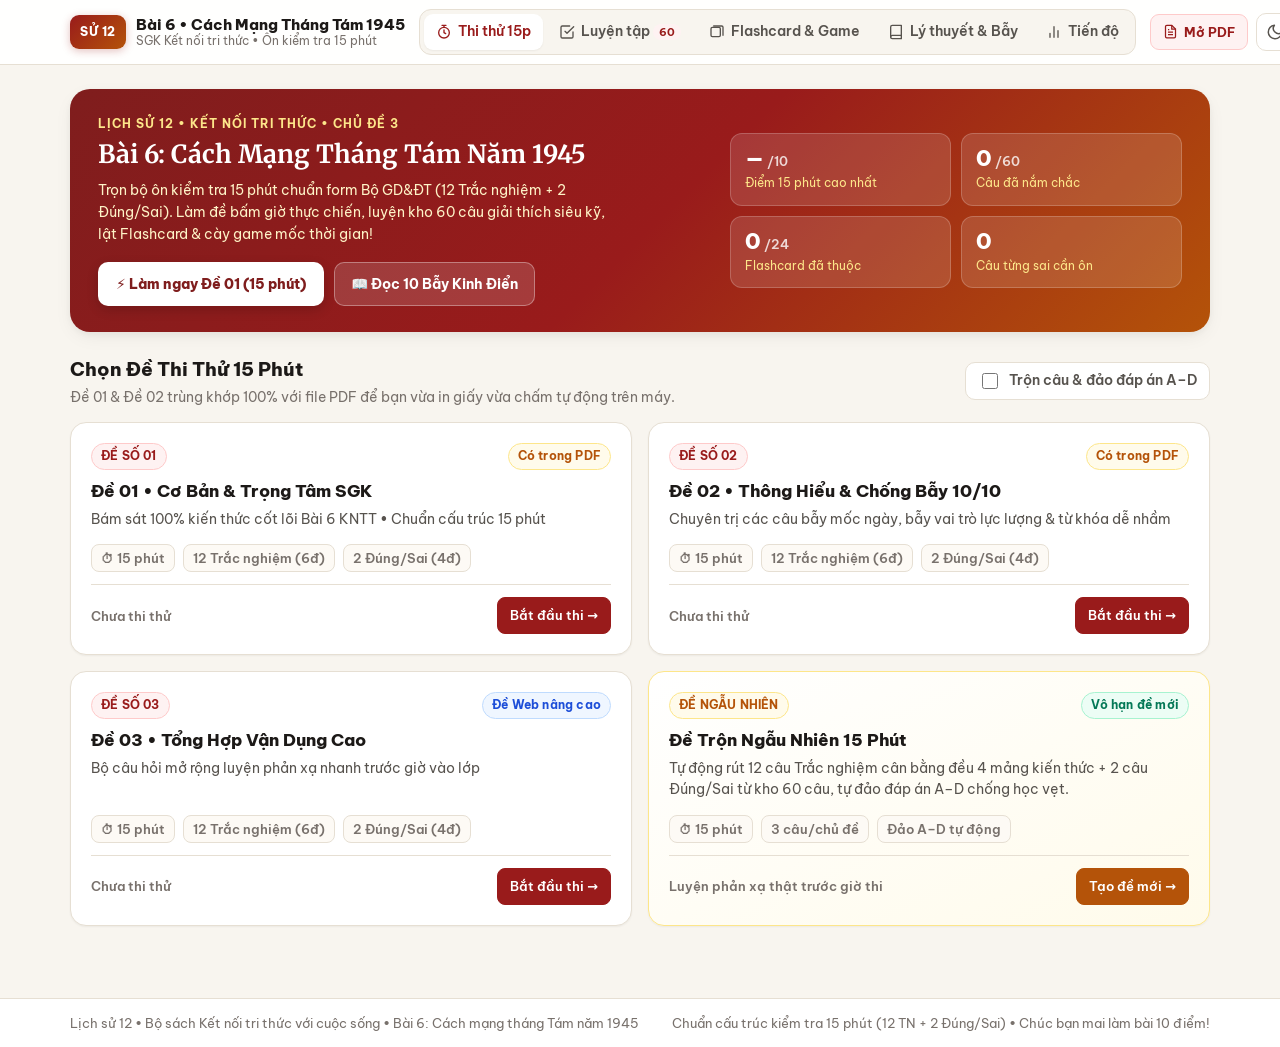
<file: index.html>
<!DOCTYPE html>
<html lang="vi" data-theme="light">
<head>
  <meta charset="UTF-8" />
  <meta name="viewport" content="width=device-width, initial-scale=1.0, viewport-fit=cover" />
  <title>Sử 12 (KNTT) • Bài 6: Cách Mạng Tháng Tám 1945 — Ôn Kiểm Tra 15 Phút</title>
  <meta name="description" content="Web ôn tập cấp tốc và thi thử 15 phút Lịch sử 12 Kết nối tri thức Bài 6: Cách mạng tháng Tám năm 1945 — 60 câu chuẩn Bộ GD&ĐT, Flashcard, Game mốc thời gian và 10 bẫy kinh điển." />
  <link rel="preconnect" href="https://fonts.googleapis.com" />
  <link rel="preconnect" href="https://fonts.gstatic.com" crossorigin />
  <link href="https://fonts.googleapis.com/css2?family=Be+Vietnam+Pro:ital,wght@0,400;0,500;0,600;0,700;0,800;1,400&family=Merriweather:ital,wght@0,700;1,400&display=swap" rel="stylesheet" />
  <link rel="stylesheet" href="styles.css" />
</head>
<body>
  <div class="app-shell">
    <!-- Top Header -->
    <header class="topbar">
      <div class="topbar-inner container">
        <button class="brand" id="brandBtn" type="button" title="Về trang Thi thử 15 phút">
          <span class="brand-badge">SỬ 12</span>
          <span class="brand-text">
            <span class="brand-title">Bài 6 • Cách Mạng Tháng Tám 1945</span>
            <span class="brand-sub">SGK Kết nối tri thức • Ôn kiểm tra 15 phút</span>
          </span>
        </button>

        <nav class="main-nav" id="mainNav" aria-label="Điều hướng chính">
          <button class="nav-tab active" data-tab="exam" type="button">
            <svg viewBox="0 0 24 24" aria-hidden="true"><circle cx="12" cy="13" r="8"/><path d="M12 9v4l2.5 1.5M9 2h6M12 2v3"/></svg>
            <span>Thi thử 15p</span>
          </button>
          <button class="nav-tab" data-tab="practice" type="button">
            <svg viewBox="0 0 24 24" aria-hidden="true"><path d="M9 11l3 3L22 4"/><path d="M21 12v7a2 2 0 0 1-2 2H5a2 2 0 0 1-2-2V5a2 2 0 0 1 2-2h11"/></svg>
            <span>Luyện tập <em class="nav-count" id="navCountPractice">60</em></span>
          </button>
          <button class="nav-tab" data-tab="games" type="button">
            <svg viewBox="0 0 24 24" aria-hidden="true"><rect x="3" y="5" width="14" height="14" rx="2"/><path d="M7 3h12a2 2 0 0 1 2 2v12"/></svg>
            <span>Flashcard &amp; Game</span>
          </button>
          <button class="nav-tab" data-tab="theory" type="button">
            <svg viewBox="0 0 24 24" aria-hidden="true"><path d="M4 19.5A2.5 2.5 0 0 1 6.5 17H20"/><path d="M6.5 2H20v20H6.5A2.5 2.5 0 0 1 4 19.5v-15A2.5 2.5 0 0 1 6.5 2z"/></svg>
            <span>Lý thuyết &amp; Bẫy</span>
          </button>
          <button class="nav-tab" data-tab="stats" type="button">
            <svg viewBox="0 0 24 24" aria-hidden="true"><path d="M18 20V10M12 20V4M6 20v-6"/></svg>
            <span>Tiến độ</span>
          </button>
        </nav>

        <div class="topbar-actions">
          <a class="pdf-link-btn" href="On_Tap_Va_De_Kiem_Tra_15_Phut_Lich_Su_12_Bai_6_KNTT.pdf" target="_blank" title="Mở file PDF ôn tập & 2 đề thi thử">
            <svg viewBox="0 0 24 24" aria-hidden="true"><path d="M14 2H6a2 2 0 0 0-2 2v16a2 2 0 0 0 2 2h12a2 2 0 0 0 2-2V8z"/><path d="M14 2v6h6M16 13H8M16 17H8M10 9H8"/></svg>
            <span>Mở PDF</span>
          </a>
          <button class="icon-btn" id="themeToggle" type="button" aria-label="Đổi giao diện Sáng/Tối" title="Đổi giao diện Sáng / Tối">
            <svg class="icon-sun" viewBox="0 0 24 24" aria-hidden="true"><circle cx="12" cy="12" r="4"/><path d="M12 2v2m0 16v2M4.93 4.93l1.41 1.41m11.32 11.32 1.41 1.41M2 12h2m16 0h2M4.93 19.07l1.41-1.41m11.32-11.32 1.41-1.41"/></svg>
            <svg class="icon-moon" viewBox="0 0 24 24" aria-hidden="true"><path d="M21 12.79A9 9 0 1 1 11.21 3 7 7 0 0 0 21 12.79z"/></svg>
          </button>
        </div>
      </div>
    </header>

    <!-- Main Dynamic View -->
    <main class="main-content" id="mainContent"></main>

    <!-- Footer -->
    <footer class="site-footer">
      <div class="container footer-inner">
        <span>Lịch sử 12 • Bộ sách Kết nối tri thức với cuộc sống • Bài 6: Cách mạng tháng Tám năm 1945</span>
        <span>Chuẩn cấu trúc kiểm tra 15 phút (12 TN + 2 Đúng/Sai) • Chúc bạn mai làm bài 10 điểm!</span>
      </div>
    </footer>

    <!-- Modal -->
    <div class="modal-backdrop" id="modalBackdrop" hidden>
      <div class="modal-dialog" role="dialog" aria-modal="true" aria-labelledby="modalTitle">
        <div class="modal-header">
          <h3 id="modalTitle">Xác nhận</h3>
          <button class="icon-btn" id="modalCloseBtn" type="button" aria-label="Đóng">
            <svg viewBox="0 0 24 24"><path d="M18 6L6 18M6 6l12 12"/></svg>
          </button>
        </div>
        <div class="modal-body" id="modalBody"></div>
        <div class="modal-footer" id="modalFooter"></div>
      </div>
    </div>

    <!-- Toast Container -->
    <div class="toast-container" id="toastContainer" aria-live="polite"></div>
  </div>

  <script src="data.js"></script>
  <script src="app.js"></script>
</body>
</html>
</file>
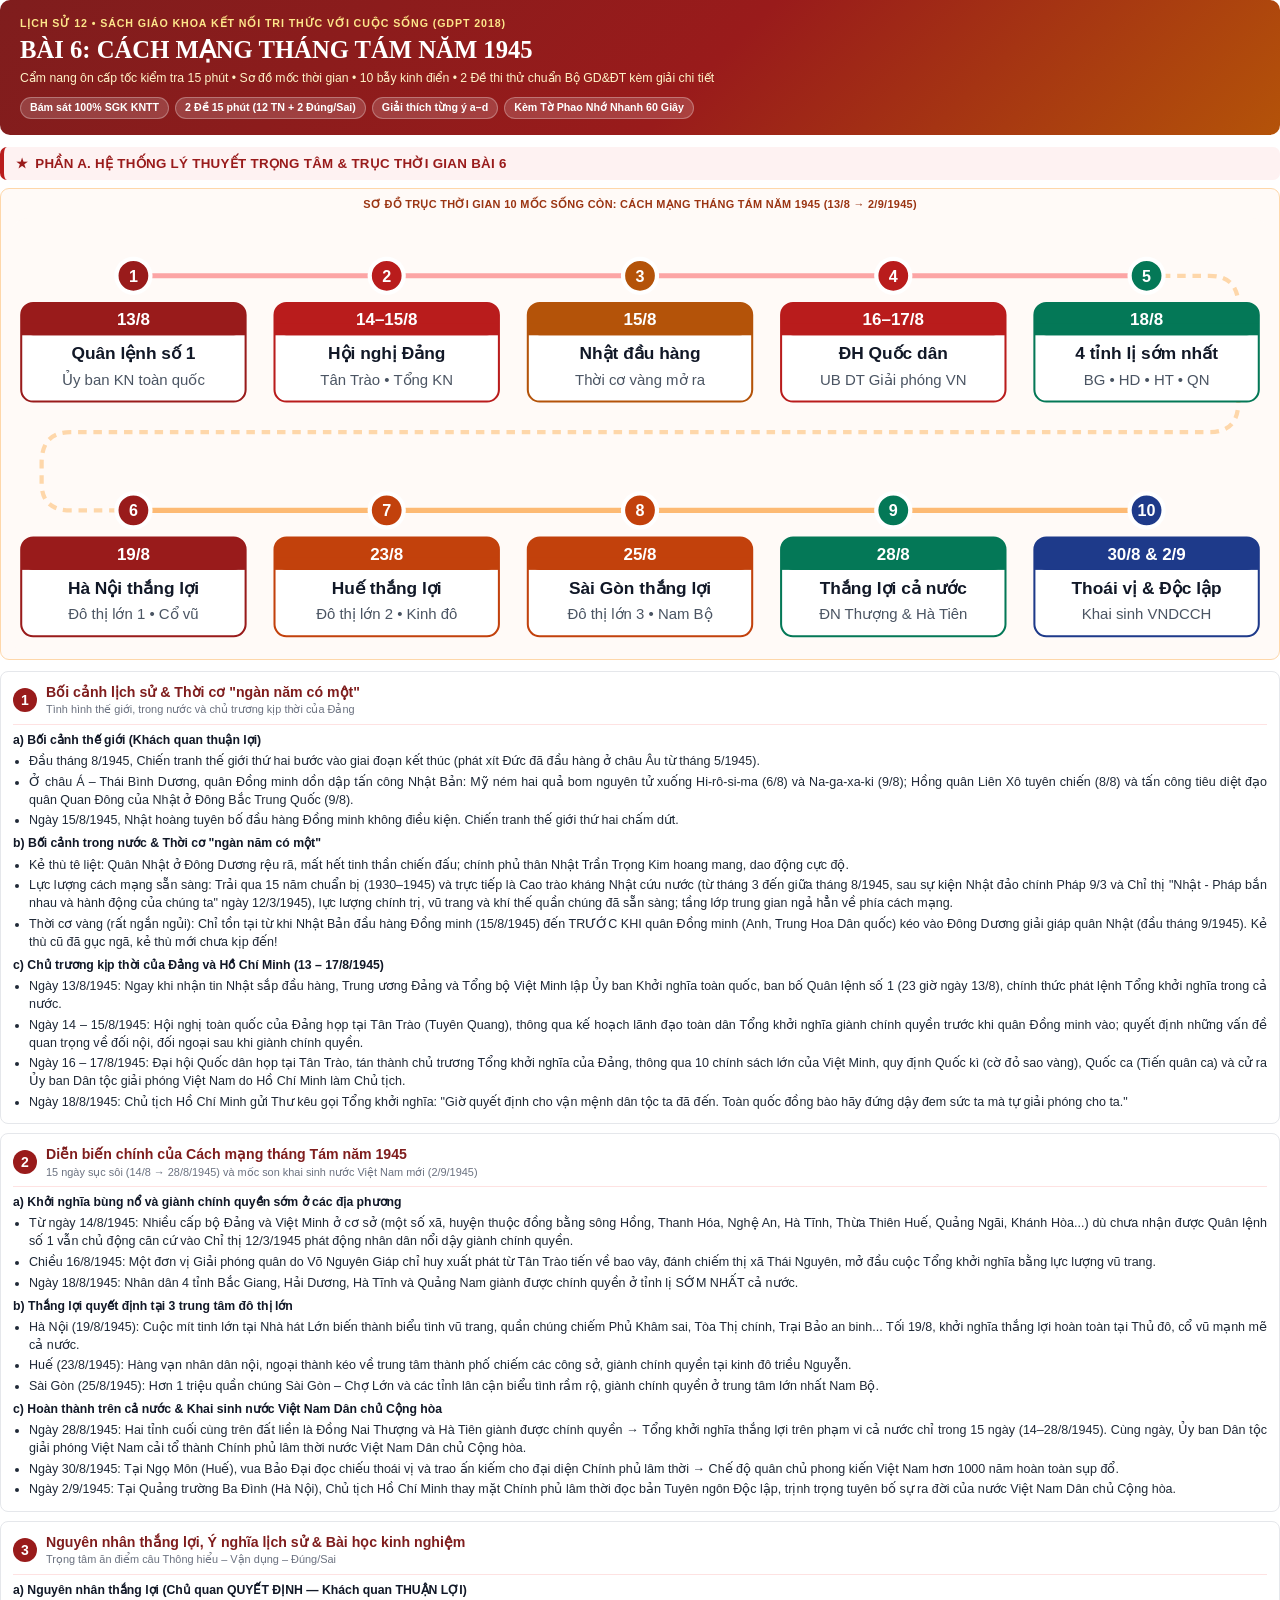
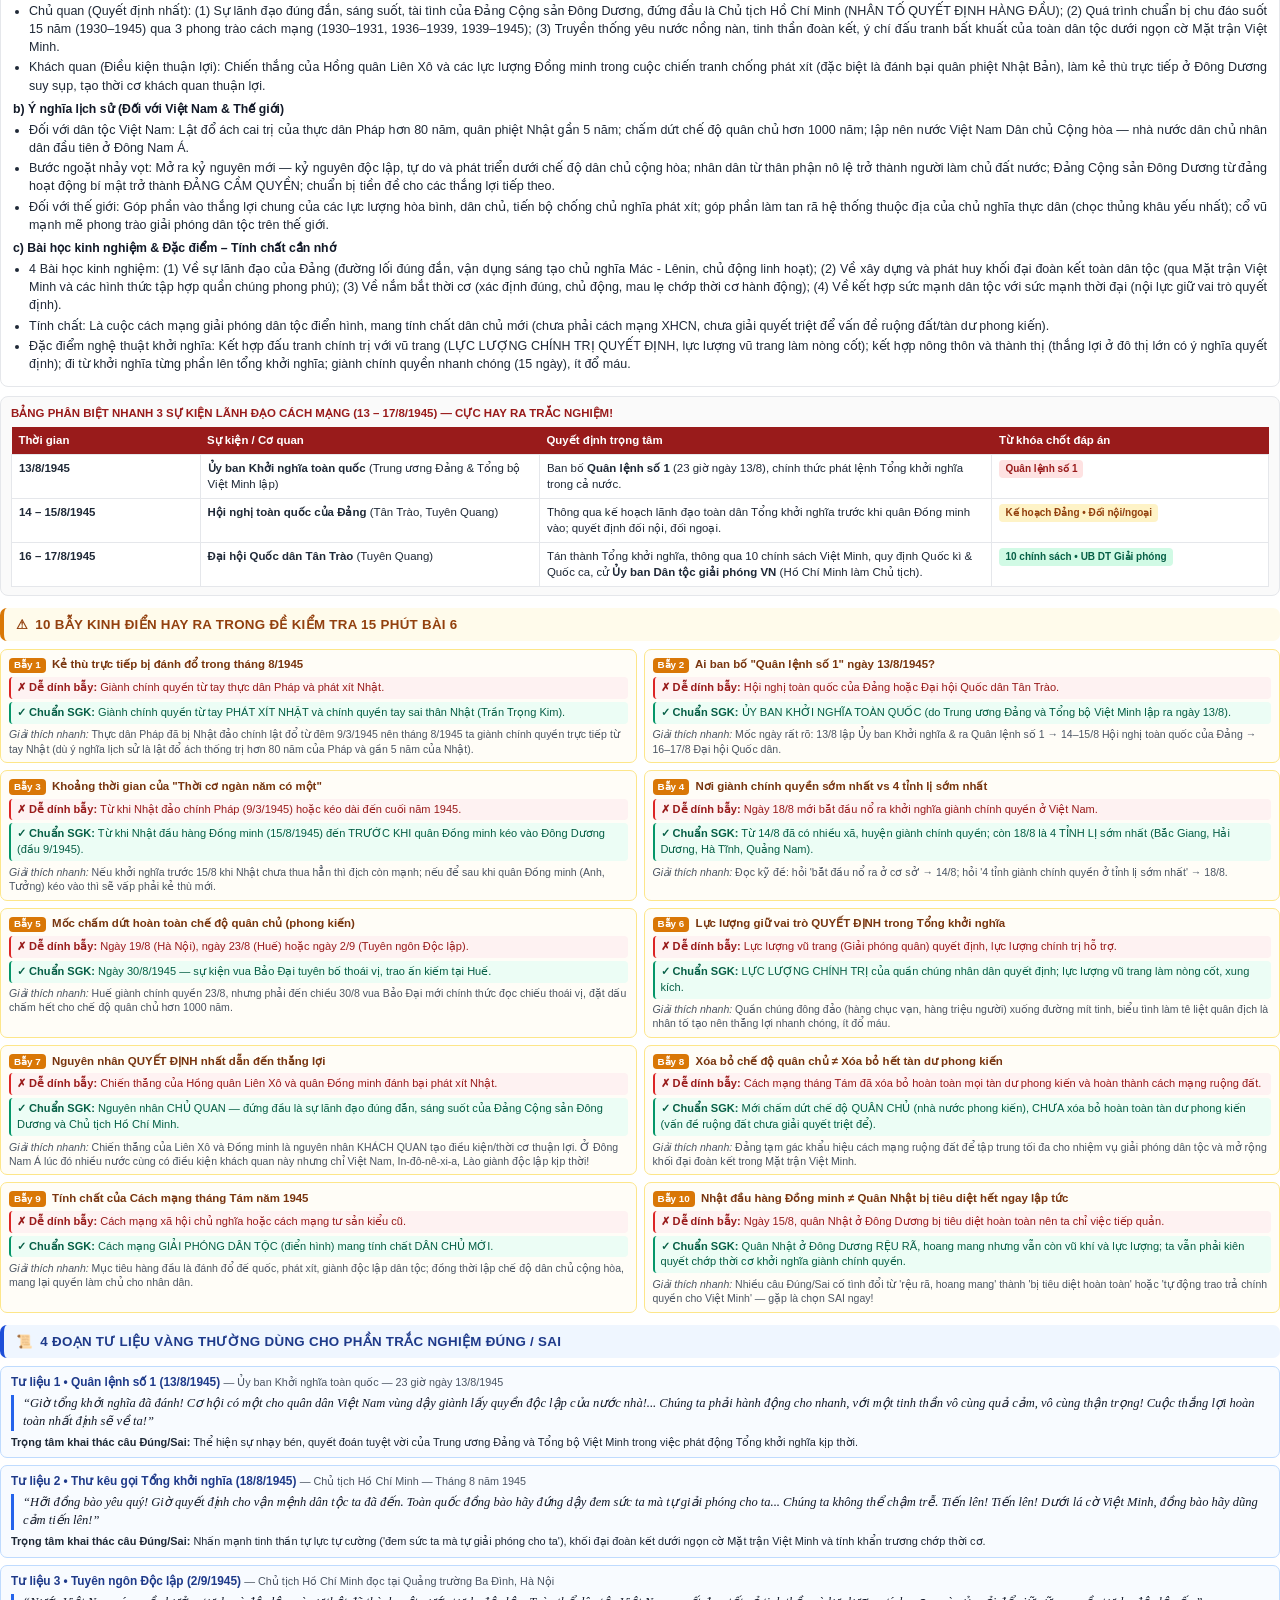
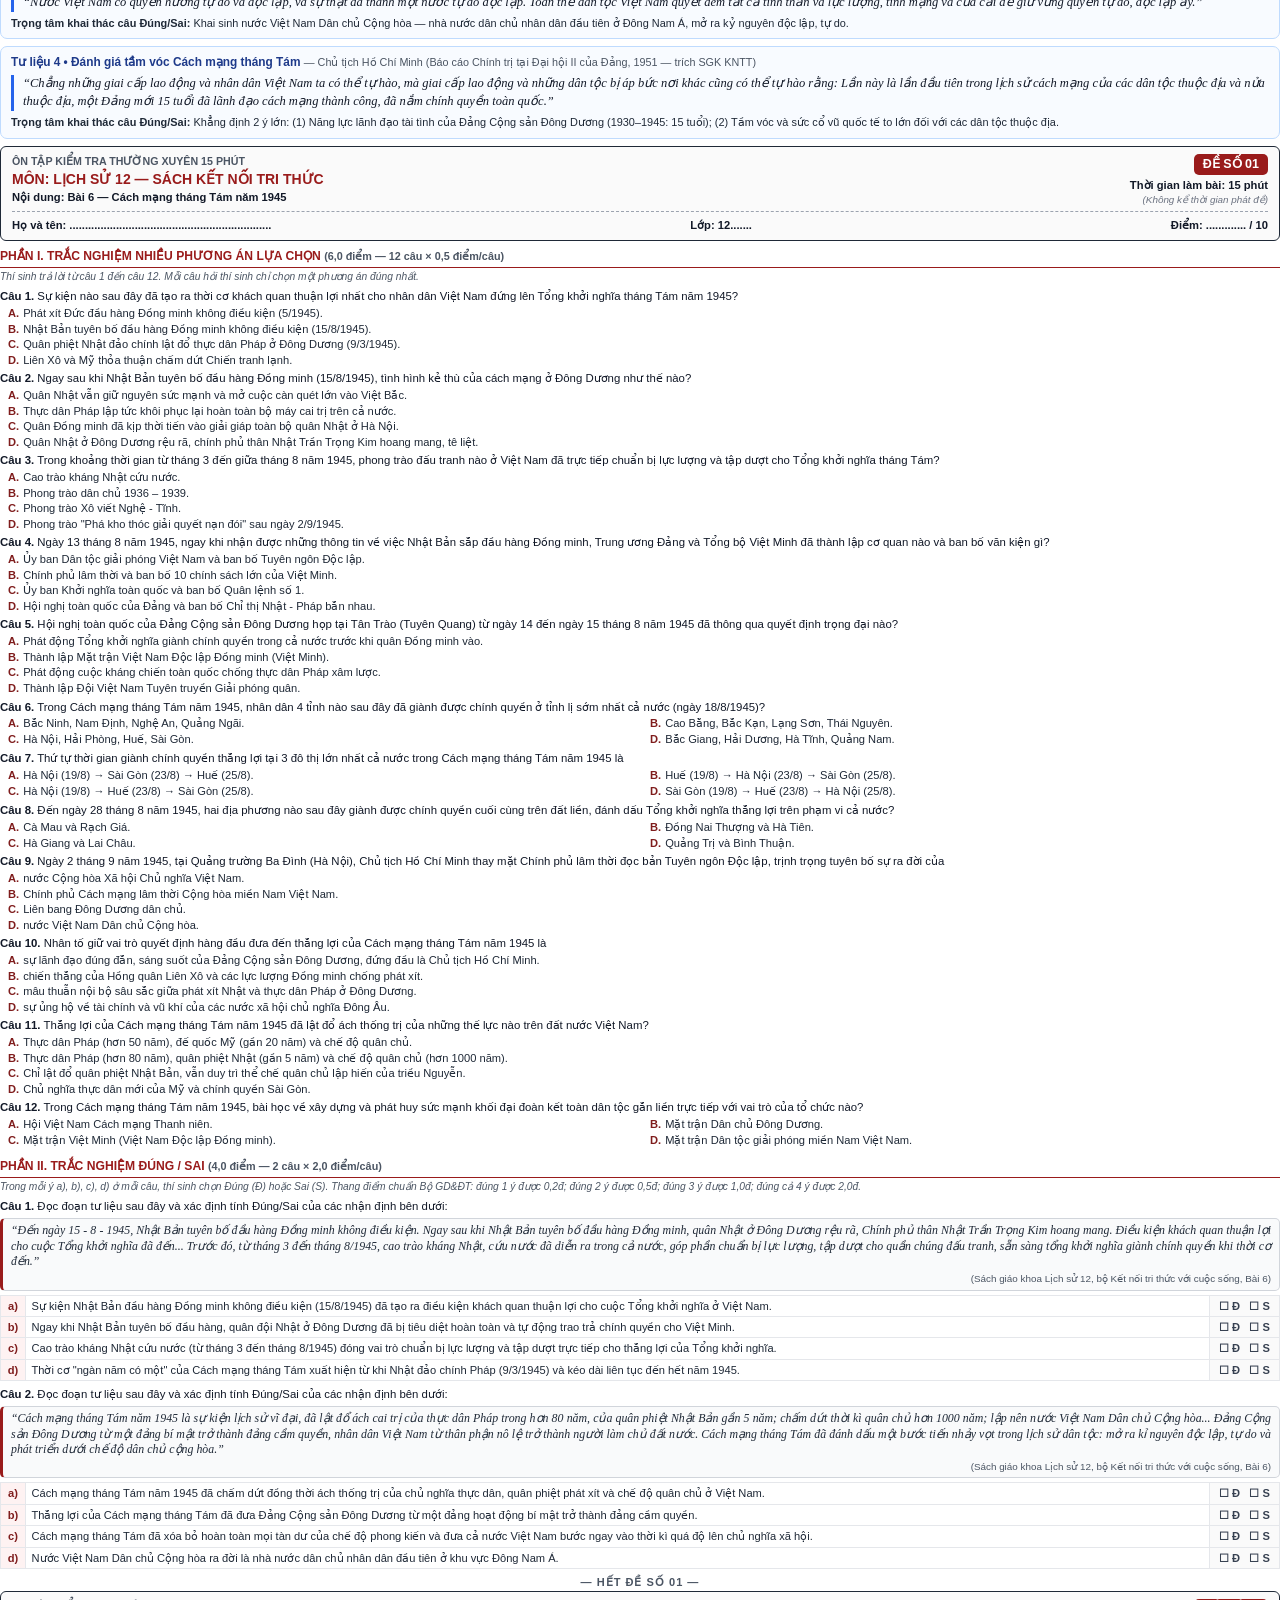
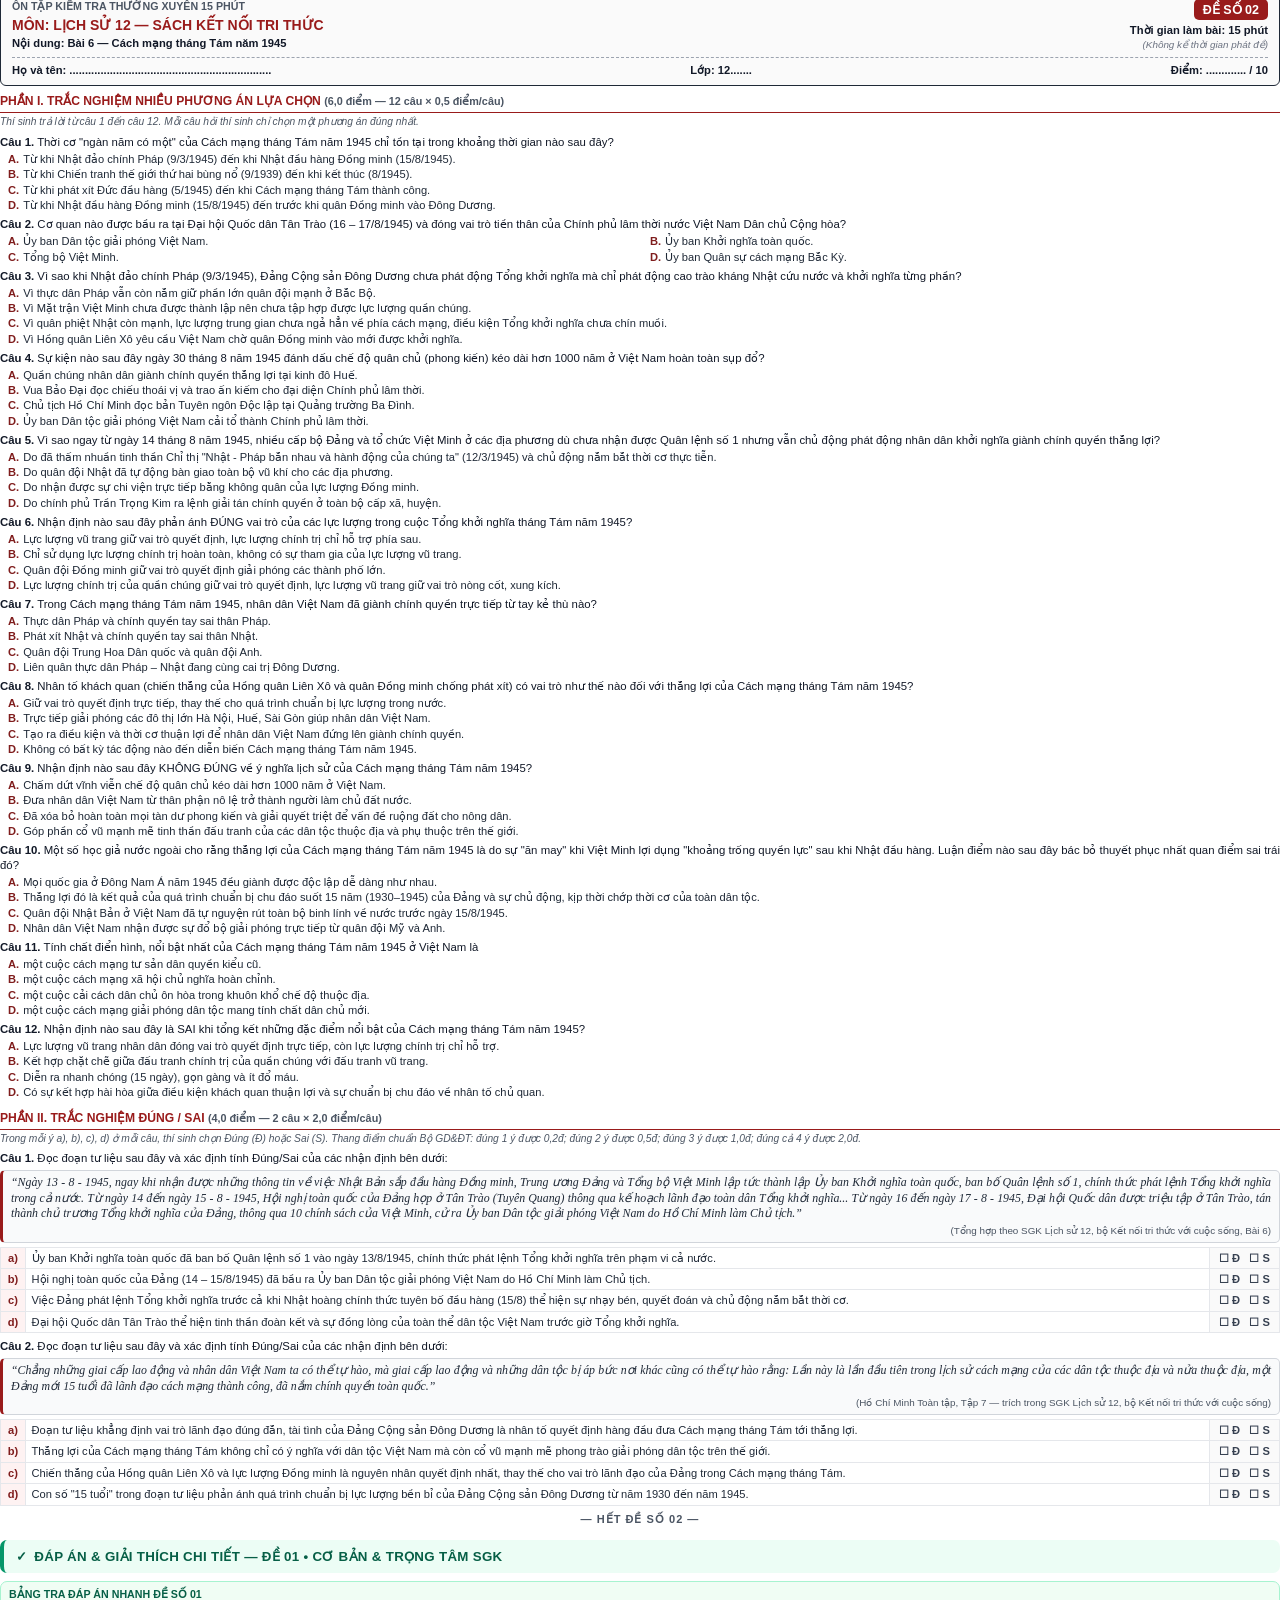
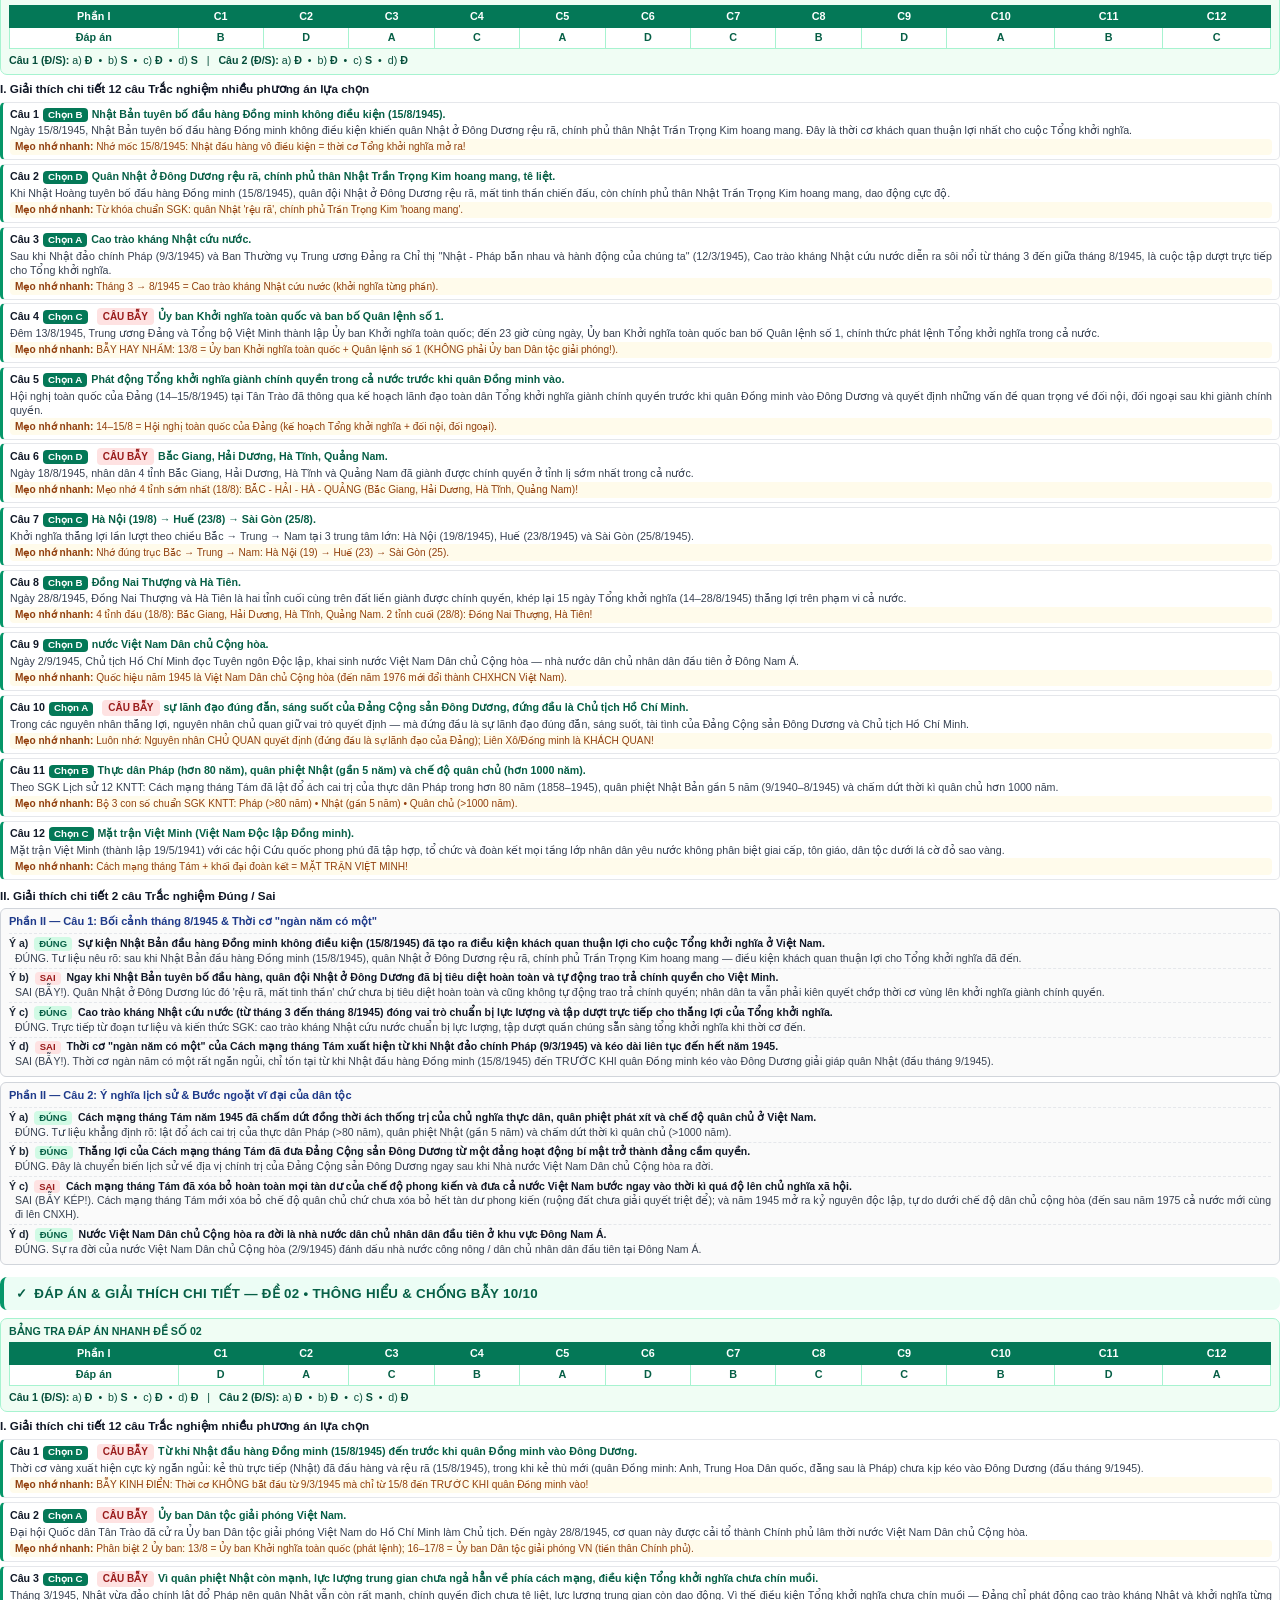
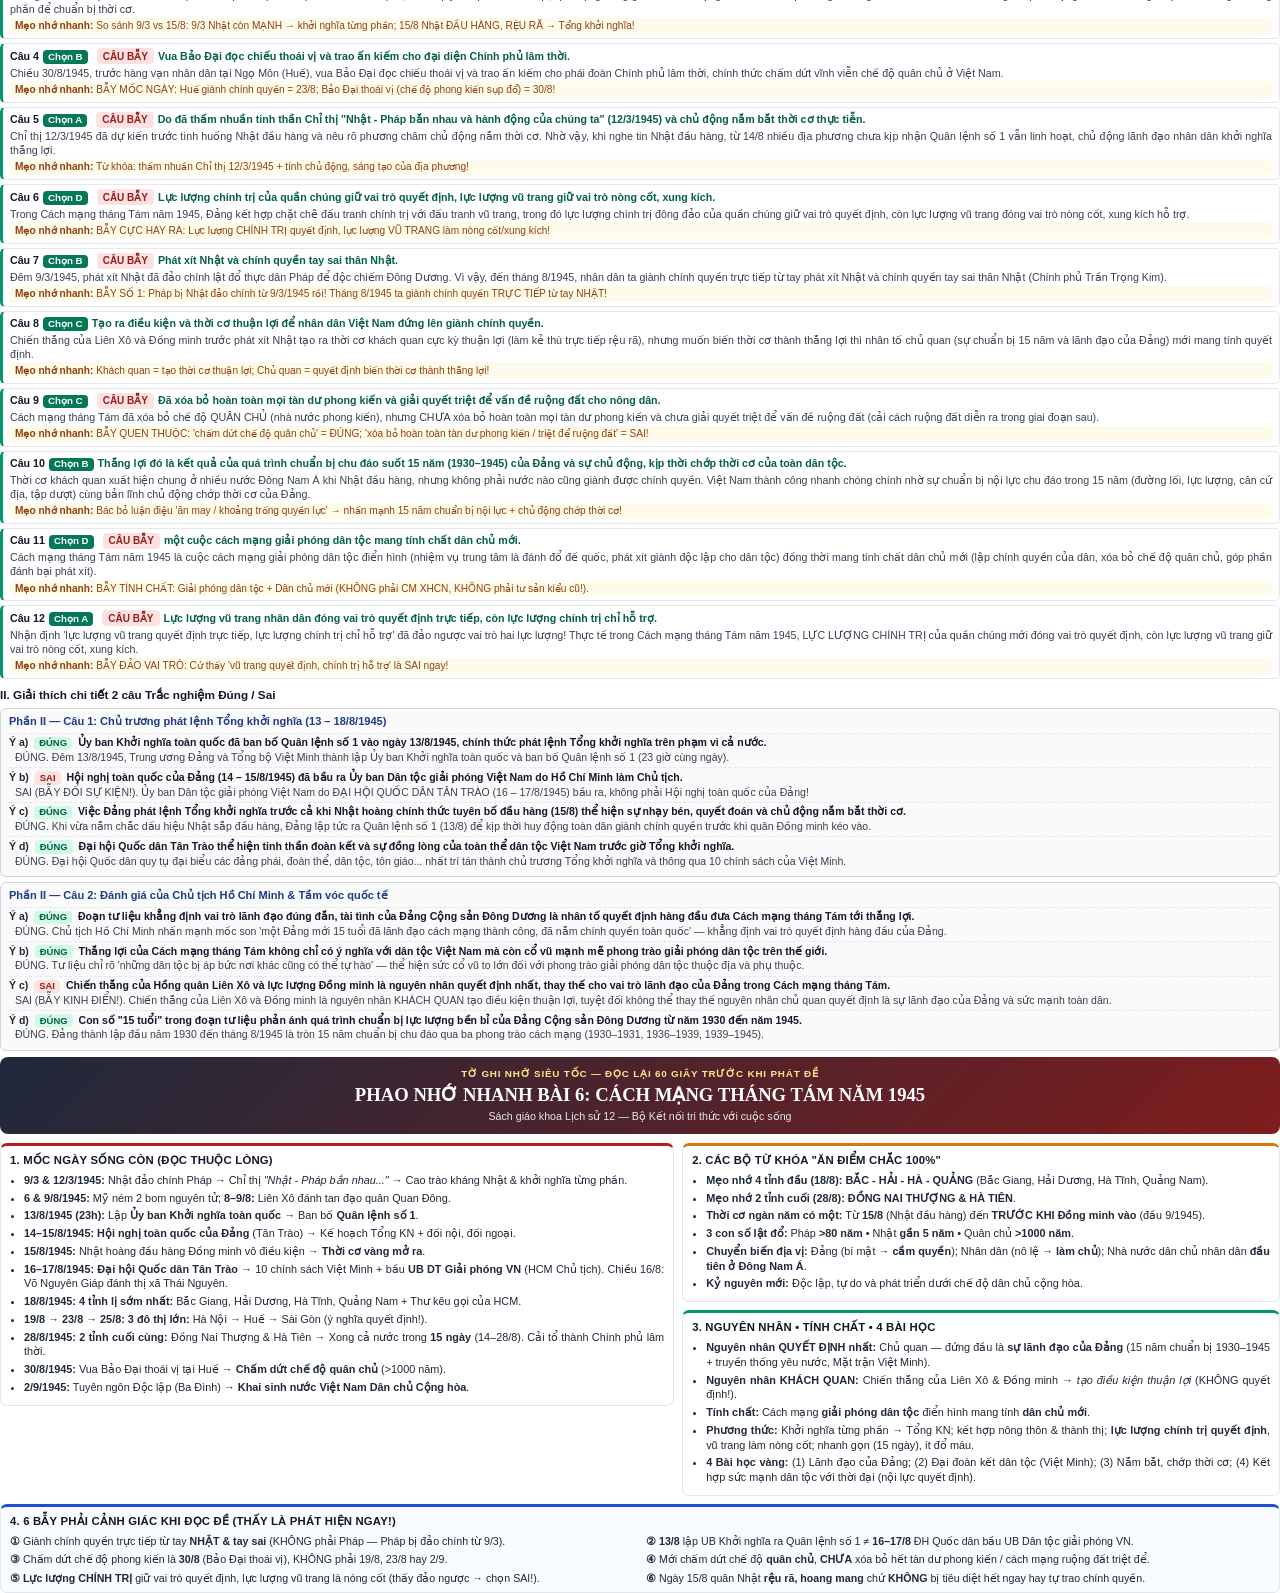
<file: On_Tap_Va_De_Kiem_Tra_15_Phut_Lich_Su_12_Bai_6_KNTT.html>
<!DOCTYPE html>
<html lang="vi">
<head>
<meta charset="UTF-8" />
<title>Ôn tập &amp; Đề Kiểm Tra 15 Phút Lịch Sử 12 (KNTT) — Bài 6: Cách mạng tháng Tám năm 1945</title>
<style>
  @page {
    size: A4 portrait;
    margin: 10.5mm 12.5mm 13mm 12.5mm;
    @top-left { content: none; }
    @top-center { content: none; }
    @top-right { content: none; }
    @bottom-left {
      content: "Lịch sử 12 (KNTT) • Bài 6: Cách mạng tháng Tám năm 1945";
      font-family: "Segoe UI", Arial, sans-serif;
      font-size: 7.5pt;
      color: #6b7280;
    }
    @bottom-right {
      content: "Trang " counter(page) " / " counter(pages);
      font-family: "Segoe UI", Arial, sans-serif;
      font-size: 7.5pt;
      font-weight: 600;
      color: #4b5563;
    }
  }
  * { box-sizing: border-box; margin: 0; padding: 0; }
  body {
    font-family: "Segoe UI", Arial, sans-serif;
    font-size: 9.4pt;
    line-height: 1.44;
    color: #1f2937;
    background: #ffffff;
    -webkit-print-color-adjust: exact;
    print-color-adjust: exact;
  }
  .page-break { page-break-before: always; break-before: page; }

  /* Hero Cover Strip */
  .hero {
    background: linear-gradient(135deg, #7f1d1d 0%, #991b1b 55%, #b45309 100%);
    color: #ffffff;
    padding: 16px 20px;
    border-radius: 10px;
    margin-bottom: 12px;
    position: relative;
  }
  .hero-kicker {
    font-size: 8pt;
    letter-spacing: 0.9px;
    text-transform: uppercase;
    color: #fde68a;
    font-weight: 700;
    margin-bottom: 4px;
  }
  .hero-title {
    font-family: "Times New Roman", Cambria, serif;
    font-size: 18.5pt;
    font-weight: 700;
    line-height: 1.2;
    margin-bottom: 5px;
  }
  .hero-sub {
    font-size: 9.2pt;
    color: #fef3c7;
  }
  .hero-pills {
    margin-top: 9px;
    display: flex;
    flex-wrap: wrap;
    gap: 6px;
  }
  .hero-pill {
    background: rgba(255,255,255,0.16);
    border: 1px solid rgba(255,255,255,0.28);
    color: #fff;
    padding: 2.5px 9px;
    border-radius: 99px;
    font-size: 8pt;
    font-weight: 600;
  }

  /* Section Banners */
  .section-banner {
    padding: 7px 12px;
    border-radius: 7px;
    font-size: 10pt;
    font-weight: 700;
    letter-spacing: 0.3px;
    margin: 12px 0 8px 0;
    display: flex;
    align-items: center;
    gap: 7px;
    break-after: avoid;
    page-break-after: avoid;
  }
  .red-banner { background: #fef2f2; color: #991b1b; border-left: 4px solid #b91c1c; }
  .amber-banner { background: #fffbeb; color: #92400e; border-left: 4px solid #d97706; }
  .navy-banner { background: #eff6ff; color: #1e3a8a; border-left: 4px solid #1d4ed8; }
  .green-banner { background: #ecfdf5; color: #065f46; border-left: 4px solid #059669; }

  /* SVG Card */
  .svg-card {
    border: 1px solid #fed7aa;
    border-radius: 9px;
    padding: 8px 10px 6px 10px;
    background: #fffaf7;
    margin-bottom: 11px;
    break-inside: avoid;
  }
  .svg-caption {
    font-size: 8.2pt;
    font-weight: 700;
    color: #9a3412;
    text-align: center;
    margin-bottom: 5px;
    letter-spacing: 0.3px;
  }

  /* Theory Sections */
  .theory-sec {
    border: 1px solid #e5e7eb;
    border-radius: 8px;
    padding: 10px 12px;
    margin-bottom: 9px;
    background: #ffffff;
  }
  .sec-head {
    display: flex;
    align-items: center;
    gap: 9px;
    border-bottom: 1.5px solid #fee2e2;
    padding-bottom: 6px;
    margin-bottom: 7px;
    break-after: avoid;
  }
  .sec-num {
    width: 24px;
    height: 24px;
    border-radius: 50%;
    background: #991b1b;
    color: #fff;
    font-weight: 700;
    font-size: 10.5pt;
    display: inline-flex;
    align-items: center;
    justify-content: center;
    flex-shrink: 0;
  }
  .sec-title {
    font-size: 10.6pt;
    font-weight: 700;
    color: #7f1d1d;
  }
  .sec-sub {
    font-size: 8.2pt;
    color: #6b7280;
  }
  .theory-block {
    margin-bottom: 6px;
    break-inside: avoid;
  }
  .theory-block:last-child { margin-bottom: 0; }
  .theory-subhead {
    font-weight: 700;
    font-size: 9.2pt;
    color: #111827;
    margin-bottom: 2.5px;
  }
  .theory-list {
    padding-left: 16px;
  }
  .theory-list li {
    margin-bottom: 2.5px;
    text-align: justify;
  }

  /* Comparison Table */
  .compare-box {
    border: 1px solid #e5e7eb;
    border-radius: 8px;
    padding: 8px 10px;
    background: #fafafa;
    margin: 9px 0;
    break-inside: avoid;
  }
  .box-title {
    font-size: 8.6pt;
    font-weight: 700;
    color: #991b1b;
    margin-bottom: 6px;
  }
  .std-table {
    width: 100%;
    border-collapse: collapse;
    font-size: 8.6pt;
  }
  .std-table th {
    background: #991b1b;
    color: #fff;
    text-align: left;
    padding: 5px 7px;
    font-weight: 700;
  }
  .std-table td {
    border: 1px solid #e5e7eb;
    padding: 5px 7px;
    vertical-align: top;
    background: #fff;
  }
  .pill {
    display: inline-block;
    padding: 1.5px 6px;
    border-radius: 4px;
    font-size: 7.5pt;
    font-weight: 700;
  }
  .pill.red { background: #fee2e2; color: #991b1b; }
  .pill.amber { background: #fef3c7; color: #92400e; }
  .pill.green { background: #d1fae5; color: #065f46; }

  /* Traps Grid */
  .traps-wrap {
    display: grid;
    grid-template-columns: 1fr 1fr;
    gap: 7px;
  }
  .trap-card {
    border: 1px solid #fde68a;
    border-radius: 7px;
    padding: 6.5px 8px;
    background: #fffdf7;
    break-inside: avoid;
    font-size: 8.3pt;
  }
  .trap-hdr {
    font-weight: 700;
    color: #78350f;
    margin-bottom: 4px;
    font-size: 8.6pt;
  }
  .trap-num {
    display: inline-block;
    background: #d97706;
    color: #fff;
    border-radius: 4px;
    padding: 0.5px 5px;
    font-size: 7.4pt;
    margin-right: 3px;
  }
  .trap-grid {
    display: flex;
    flex-direction: column;
    gap: 3px;
    margin-bottom: 3.5px;
  }
  .trap-bad {
    background: #fef2f2;
    color: #991b1b;
    padding: 3px 6px;
    border-radius: 4px;
    border-left: 2.5px solid #dc2626;
  }
  .trap-good {
    background: #ecfdf5;
    color: #065f46;
    padding: 3px 6px;
    border-radius: 4px;
    border-left: 2.5px solid #059669;
  }
  .trap-why {
    color: #4b5563;
    font-size: 7.9pt;
    line-height: 1.35;
  }

  /* Sources */
  .source-card {
    border: 1px solid #bfdbfe;
    border-radius: 7px;
    padding: 7px 10px;
    background: #f8fbff;
    margin-bottom: 7px;
    break-inside: avoid;
  }
  .source-title {
    font-weight: 700;
    font-size: 8.9pt;
    color: #1e3a8a;
    margin-bottom: 3px;
  }
  .source-meta {
    font-weight: 400;
    color: #4b5563;
    font-size: 8.1pt;
  }
  .source-quote {
    font-family: "Times New Roman", Cambria, serif;
    font-style: italic;
    font-size: 9.4pt;
    line-height: 1.42;
    color: #111827;
    border-left: 3px solid #2563eb;
    padding-left: 9px;
    margin: 4px 0;
  }
  .source-take {
    font-size: 8.2pt;
    color: #1f2937;
  }

  /* Exam Paper Styling — tuned so each 15-min exam fits cleanly on exactly 2 A4 pages (1 double-sided sheet!) */
  .exam-header {
    border: 1.5px solid #1f2937;
    border-radius: 6px;
    padding: 7px 11px;
    margin-bottom: 7px;
    background: #fafafa;
    break-inside: avoid;
  }
  .exam-top-row {
    display: flex;
    justify-content: space-between;
    align-items: flex-start;
    border-bottom: 1px dashed #9ca3af;
    padding-bottom: 4px;
    margin-bottom: 4.5px;
  }
  .exam-school { font-size: 8pt; font-weight: 700; color: #4b5563; }
  .exam-subj { font-size: 10.5pt; font-weight: 800; color: #991b1b; }
  .exam-lesson { font-size: 8.4pt; font-weight: 600; color: #111827; }
  .exam-right { text-align: right; }
  .exam-code {
    display: inline-block;
    background: #991b1b;
    color: #fff;
    font-weight: 800;
    font-size: 9.4pt;
    padding: 1.5px 9px;
    border-radius: 5px;
    margin-bottom: 2px;
  }
  .exam-time { font-size: 8.4pt; font-weight: 700; color: #111827; }
  .exam-note { font-size: 7.4pt; font-style: italic; color: #6b7280; }
  .student-bar {
    display: flex;
    justify-content: space-between;
    font-size: 8.4pt;
    font-weight: 600;
    color: #111827;
  }
  .part-hdr {
    font-size: 9.1pt;
    font-weight: 800;
    color: #991b1b;
    border-bottom: 1.5px solid #991b1b;
    padding-bottom: 1.5px;
    margin-bottom: 2px;
    break-after: avoid;
  }
  .part-hdr span { font-weight: 600; font-size: 8.1pt; color: #4b5563; }
  .part-guide {
    font-size: 7.7pt;
    font-style: italic;
    color: #4b5563;
    margin-bottom: 5px;
    break-after: avoid;
  }
  .q-block {
    margin-bottom: 4.2px;
    break-inside: avoid;
  }
  .q-stem {
    font-size: 8.55pt;
    line-height: 1.33;
    color: #111827;
    margin-bottom: 1.8px;
    text-align: justify;
  }
  .opt-grid-2 {
    display: grid;
    grid-template-columns: 1fr 1fr;
    gap: 1.5px 12px;
    padding-left: 8px;
  }
  .opt-grid-1 {
    display: flex;
    flex-direction: column;
    gap: 1px;
    padding-left: 8px;
  }
  .opt-item {
    font-size: 8.35pt;
    line-height: 1.3;
    display: flex;
    gap: 4px;
    align-items: baseline;
  }
  .opt-lbl { font-weight: 700; color: #7f1d1d; flex-shrink: 0; }

  .tf-block {
    margin-bottom: 6px;
    break-inside: avoid;
  }
  .tf-passage {
    background: #f9fafb;
    border: 1px solid #d1d5db;
    border-left: 3px solid #991b1b;
    border-radius: 5px;
    padding: 4.5px 8px;
    font-family: "Times New Roman", Cambria, serif;
    font-size: 8.9pt;
    line-height: 1.32;
    font-style: italic;
    margin: 3px 0 4px 0;
    text-align: justify;
  }
  .tf-src {
    text-align: right;
    font-family: "Segoe UI", Arial, sans-serif;
    font-size: 7.4pt;
    font-style: normal;
    color: #4b5563;
    margin-top: 2px;
  }
  .tf-table {
    width: 100%;
    border-collapse: collapse;
    font-size: 8.35pt;
    line-height: 1.3;
  }
  .tf-table td {
    border: 1px solid #e5e7eb;
    padding: 3px 5.5px;
    vertical-align: top;
  }
  .tf-key { width: 25px; text-align: center; color: #7f1d1d; background: #fef2f2; }
  .tf-box { width: 70px; text-align: center; white-space: nowrap; font-weight: 600; color: #374151; background: #fafafa; }
  .exam-end {
    text-align: center;
    font-weight: 700;
    font-size: 8.3pt;
    letter-spacing: 1px;
    color: #4b5563;
    margin-top: 5px;
  }

  /* Solutions — tuned so each exam's solutions fit cleanly on exactly 2 A4 pages */
  .sol-exam-block { margin-bottom: 6px; }
  .key-card {
    border: 1px solid #a7f3d0;
    background: #f0fdf4;
    border-radius: 7px;
    padding: 5px 8px;
    margin-bottom: 6px;
    break-inside: avoid;
  }
  .key-label {
    font-size: 8pt;
    font-weight: 800;
    color: #065f46;
    margin-bottom: 3px;
  }
  .key-table {
    width: 100%;
    border-collapse: collapse;
    font-size: 8.1pt;
    text-align: center;
    background: #fff;
  }
  .key-table th {
    background: #047857;
    color: #fff;
    padding: 2.5px 4px;
    border: 1px solid #047857;
  }
  .key-table td {
    padding: 2.5px 4px;
    border: 1px solid #a7f3d0;
    color: #065f46;
  }
  .key-tf-row {
    margin-top: 4px;
    font-size: 8pt;
    color: #064e3b;
  }
  .sol-subhdr {
    font-size: 8.8pt;
    font-weight: 700;
    color: #111827;
    margin: 4px 0 4px 0;
    break-after: avoid;
  }
  .sol-item {
    border: 1px solid #e5e7eb;
    border-left: 3px solid #059669;
    border-radius: 5px;
    padding: 4px 7px;
    margin-bottom: 3.8px;
    background: #fff;
    break-inside: avoid;
    font-size: 8pt;
    line-height: 1.32;
  }
  .sol-head {
    margin-bottom: 1.5px;
    display: flex;
    align-items: baseline;
    flex-wrap: wrap;
    gap: 4px;
  }
  .sol-qnum { font-weight: 800; color: #111827; }
  .sol-ans {
    background: #047857;
    color: #fff;
    font-weight: 700;
    font-size: 7.3pt;
    padding: 0.5px 5px;
    border-radius: 4px;
  }
  .sol-opt-preview { font-weight: 600; color: #065f46; }
  .sol-body { color: #374151; text-align: justify; margin-bottom: 1.5px; }
  .sol-tip { color: #92400e; background: #fffbeb; padding: 1.5px 5px; border-radius: 4px; font-size: 7.6pt; }

  .tf-sol-box {
    border: 1px solid #d1d5db;
    border-radius: 6px;
    padding: 5px 8px;
    margin-bottom: 5px;
    background: #fafafa;
    break-inside: avoid;
  }
  .tf-sol-title {
    font-weight: 700;
    color: #1e3a8a;
    font-size: 8.3pt;
    margin-bottom: 3px;
  }
  .tf-sol-row {
    padding: 2.5px 0;
    border-top: 1px dashed #e5e7eb;
    font-size: 7.9pt;
    line-height: 1.3;
  }
  .tf-sol-top { margin-bottom: 1px; }
  .tf-badge {
    display: inline-block;
    padding: 0.5px 5px;
    border-radius: 4px;
    font-weight: 700;
    font-size: 7.1pt;
    margin: 0 3px;
  }
  .tf-badge.ok { background: #d1fae5; color: #065f46; }
  .tf-badge.no { background: #fee2e2; color: #991b1b; }
  .tf-sol-stmt { font-weight: 600; color: #111827; }
  .tf-sol-exp { color: #374151; padding-left: 6px; text-align: justify; }

  /* Final 1-page 60s Cheat Sheet */
  .cheat-page { font-size: 8.15pt; line-height: 1.36; }
  .cheat-banner {
    background: linear-gradient(135deg, #1e293b 0%, #7f1d1d 100%);
    color: #fff;
    padding: 10px 14px;
    border-radius: 8px;
    margin-bottom: 9px;
    text-align: center;
  }
  .cheat-kicker { font-size: 7.4pt; letter-spacing: 0.8px; color: #fde68a; font-weight: 700; }
  .cheat-title { font-family: "Times New Roman", Cambria, serif; font-size: 14pt; font-weight: 700; margin: 2px 0; }
  .cheat-sub { font-size: 8pt; color: #e2e8f0; }
  .cheat-grid-2 {
    display: grid;
    grid-template-columns: 1.06fr 0.94fr;
    gap: 8px;
    align-items: start;
  }
  .cheat-box {
    border: 1px solid #e5e7eb;
    border-radius: 7px;
    padding: 7px 9px;
    background: #fff;
  }
  .red-top { border-top: 3.5px solid #b91c1c; }
  .amber-top { border-top: 3.5px solid #d97706; }
  .green-top { border-top: 3.5px solid #059669; }
  .navy-top { border-top: 3.5px solid #1d4ed8; background: #f8fbff; }
  .cheat-h {
    font-weight: 800;
    font-size: 8.5pt;
    color: #111827;
    margin-bottom: 4.5px;
    letter-spacing: 0.2px;
  }
  .cheat-list { padding-left: 14px; }
  .cheat-list li { margin-bottom: 3px; text-align: justify; }
  .cheat-traps-grid {
    display: grid;
    grid-template-columns: 1fr 1fr;
    gap: 4px 12px;
    font-size: 8pt;
  }
</style>
</head>
<body>
  <!-- COVER / HERO -->
  <div class="hero">
    <div class="hero-kicker">Lịch sử 12 • SÁCH GIÁO KHOA Kết nối tri thức với cuộc sống (GDPT 2018)</div>
    <div class="hero-title">BÀI 6: CÁCH MẠNG THÁNG TÁM NĂM 1945</div>
    <div class="hero-sub">Cẩm nang ôn cấp tốc kiểm tra 15 phút • Sơ đồ mốc thời gian • 10 bẫy kinh điển • 2 Đề thi thử chuẩn Bộ GD&amp;ĐT kèm giải chi tiết</div>
    <div class="hero-pills">
      <span class="hero-pill">Bám sát 100% SGK KNTT</span>
      <span class="hero-pill">2 Đề 15 phút (12 TN + 2 Đúng/Sai)</span>
      <span class="hero-pill">Giải thích từng ý a–d</span>
      <span class="hero-pill">Kèm Tờ Phao Nhớ Nhanh 60 Giây</span>
    </div>
  </div>

  <!-- SECTION A: THEORY & TIMELINE -->
  <div class="section-banner red-banner">
    <span>★</span> PHẦN A. HỆ THỐNG LÝ THUYẾT TRỌNG TÂM &amp; TRỤC THỜI GIAN BÀI 6
  </div>
  
    <div class="svg-card">
      <div class="svg-caption">SƠ ĐỒ TRỤC THỜI GIAN 10 MỐC SỐNG CÒN: CÁCH MẠNG THÁNG TÁM NĂM 1945 (13/8 → 2/9/1945)</div>
      <svg viewBox="0 0 740 256" width="100%" xmlns="http://www.w3.org/2000/svg" style="display:block;font-family:'Segoe UI',Arial,sans-serif;">
        <rect x="0" y="0" width="740" height="256" rx="10" fill="#fffaf7"/>
        <line x1="72" y1="34" x2="668" y2="34" stroke="#fca5a5" stroke-width="3" stroke-linecap="round"/><path d="M 668 34 L 705 34 Q 722 34 722 52 L 722 108 Q 722 126 705 126 L 35 126 Q 18 126 18 144 L 18 156 Q 18 172 35 172 L 72 172" fill="none" stroke="#fed7aa" stroke-width="2.5" stroke-dasharray="5,4"/><line x1="72" y1="172" x2="668" y2="172" stroke="#fdba74" stroke-width="3" stroke-linecap="round"/>
          <g transform="translate(72, 34)">
            <circle cx="0" cy="0" r="10" fill="#991b1b" stroke="#fff" stroke-width="2.5"/>
            <text x="0" y="3.5" text-anchor="middle" font-size="9.5" font-weight="700" fill="#fff">1</text>
            <rect x="-66" y="16" width="132" height="58" rx="7" fill="#ffffff" stroke="#991b1b" stroke-width="1.2"/>
            <rect x="-66" y="16" width="132" height="19" rx="7" fill="#991b1b"/>
            <rect x="-66" y="28" width="132" height="7" fill="#991b1b"/>
            <text x="0" y="29" text-anchor="middle" font-size="10" font-weight="700" fill="#ffffff">13/8</text>
            <text x="0" y="49" text-anchor="middle" font-size="10.2" font-weight="700" fill="#111827">Quân lệnh số 1</text>
            <text x="0" y="64" text-anchor="middle" font-size="8.8" fill="#4b5563">Ủy ban KN toàn quốc</text>
          </g>
        
          <g transform="translate(221, 34)">
            <circle cx="0" cy="0" r="10" fill="#b91c1c" stroke="#fff" stroke-width="2.5"/>
            <text x="0" y="3.5" text-anchor="middle" font-size="9.5" font-weight="700" fill="#fff">2</text>
            <rect x="-66" y="16" width="132" height="58" rx="7" fill="#ffffff" stroke="#b91c1c" stroke-width="1.2"/>
            <rect x="-66" y="16" width="132" height="19" rx="7" fill="#b91c1c"/>
            <rect x="-66" y="28" width="132" height="7" fill="#b91c1c"/>
            <text x="0" y="29" text-anchor="middle" font-size="10" font-weight="700" fill="#ffffff">14–15/8</text>
            <text x="0" y="49" text-anchor="middle" font-size="10.2" font-weight="700" fill="#111827">Hội nghị Đảng</text>
            <text x="0" y="64" text-anchor="middle" font-size="8.8" fill="#4b5563">Tân Trào • Tổng KN</text>
          </g>
        
          <g transform="translate(370, 34)">
            <circle cx="0" cy="0" r="10" fill="#b45309" stroke="#fff" stroke-width="2.5"/>
            <text x="0" y="3.5" text-anchor="middle" font-size="9.5" font-weight="700" fill="#fff">3</text>
            <rect x="-66" y="16" width="132" height="58" rx="7" fill="#ffffff" stroke="#b45309" stroke-width="1.2"/>
            <rect x="-66" y="16" width="132" height="19" rx="7" fill="#b45309"/>
            <rect x="-66" y="28" width="132" height="7" fill="#b45309"/>
            <text x="0" y="29" text-anchor="middle" font-size="10" font-weight="700" fill="#ffffff">15/8</text>
            <text x="0" y="49" text-anchor="middle" font-size="10.2" font-weight="700" fill="#111827">Nhật đầu hàng</text>
            <text x="0" y="64" text-anchor="middle" font-size="8.8" fill="#4b5563">Thời cơ vàng mở ra</text>
          </g>
        
          <g transform="translate(519, 34)">
            <circle cx="0" cy="0" r="10" fill="#b91c1c" stroke="#fff" stroke-width="2.5"/>
            <text x="0" y="3.5" text-anchor="middle" font-size="9.5" font-weight="700" fill="#fff">4</text>
            <rect x="-66" y="16" width="132" height="58" rx="7" fill="#ffffff" stroke="#b91c1c" stroke-width="1.2"/>
            <rect x="-66" y="16" width="132" height="19" rx="7" fill="#b91c1c"/>
            <rect x="-66" y="28" width="132" height="7" fill="#b91c1c"/>
            <text x="0" y="29" text-anchor="middle" font-size="10" font-weight="700" fill="#ffffff">16–17/8</text>
            <text x="0" y="49" text-anchor="middle" font-size="10.2" font-weight="700" fill="#111827">ĐH Quốc dân</text>
            <text x="0" y="64" text-anchor="middle" font-size="8.8" fill="#4b5563">UB DT Giải phóng VN</text>
          </g>
        
          <g transform="translate(668, 34)">
            <circle cx="0" cy="0" r="10" fill="#047857" stroke="#fff" stroke-width="2.5"/>
            <text x="0" y="3.5" text-anchor="middle" font-size="9.5" font-weight="700" fill="#fff">5</text>
            <rect x="-66" y="16" width="132" height="58" rx="7" fill="#ffffff" stroke="#047857" stroke-width="1.2"/>
            <rect x="-66" y="16" width="132" height="19" rx="7" fill="#047857"/>
            <rect x="-66" y="28" width="132" height="7" fill="#047857"/>
            <text x="0" y="29" text-anchor="middle" font-size="10" font-weight="700" fill="#ffffff">18/8</text>
            <text x="0" y="49" text-anchor="middle" font-size="10.2" font-weight="700" fill="#111827">4 tỉnh lị sớm nhất</text>
            <text x="0" y="64" text-anchor="middle" font-size="8.8" fill="#4b5563">BG • HD • HT • QN</text>
          </g>
        
          <g transform="translate(72, 172)">
            <circle cx="0" cy="0" r="10" fill="#991b1b" stroke="#fff" stroke-width="2.5"/>
            <text x="0" y="3.5" text-anchor="middle" font-size="9.5" font-weight="700" fill="#fff">6</text>
            <rect x="-66" y="16" width="132" height="58" rx="7" fill="#ffffff" stroke="#991b1b" stroke-width="1.2"/>
            <rect x="-66" y="16" width="132" height="19" rx="7" fill="#991b1b"/>
            <rect x="-66" y="28" width="132" height="7" fill="#991b1b"/>
            <text x="0" y="29" text-anchor="middle" font-size="10" font-weight="700" fill="#ffffff">19/8</text>
            <text x="0" y="49" text-anchor="middle" font-size="10.2" font-weight="700" fill="#111827">Hà Nội thắng lợi</text>
            <text x="0" y="64" text-anchor="middle" font-size="8.8" fill="#4b5563">Đô thị lớn 1 • Cổ vũ</text>
          </g>
        
          <g transform="translate(221, 172)">
            <circle cx="0" cy="0" r="10" fill="#c2410c" stroke="#fff" stroke-width="2.5"/>
            <text x="0" y="3.5" text-anchor="middle" font-size="9.5" font-weight="700" fill="#fff">7</text>
            <rect x="-66" y="16" width="132" height="58" rx="7" fill="#ffffff" stroke="#c2410c" stroke-width="1.2"/>
            <rect x="-66" y="16" width="132" height="19" rx="7" fill="#c2410c"/>
            <rect x="-66" y="28" width="132" height="7" fill="#c2410c"/>
            <text x="0" y="29" text-anchor="middle" font-size="10" font-weight="700" fill="#ffffff">23/8</text>
            <text x="0" y="49" text-anchor="middle" font-size="10.2" font-weight="700" fill="#111827">Huế thắng lợi</text>
            <text x="0" y="64" text-anchor="middle" font-size="8.8" fill="#4b5563">Đô thị lớn 2 • Kinh đô</text>
          </g>
        
          <g transform="translate(370, 172)">
            <circle cx="0" cy="0" r="10" fill="#c2410c" stroke="#fff" stroke-width="2.5"/>
            <text x="0" y="3.5" text-anchor="middle" font-size="9.5" font-weight="700" fill="#fff">8</text>
            <rect x="-66" y="16" width="132" height="58" rx="7" fill="#ffffff" stroke="#c2410c" stroke-width="1.2"/>
            <rect x="-66" y="16" width="132" height="19" rx="7" fill="#c2410c"/>
            <rect x="-66" y="28" width="132" height="7" fill="#c2410c"/>
            <text x="0" y="29" text-anchor="middle" font-size="10" font-weight="700" fill="#ffffff">25/8</text>
            <text x="0" y="49" text-anchor="middle" font-size="10.2" font-weight="700" fill="#111827">Sài Gòn thắng lợi</text>
            <text x="0" y="64" text-anchor="middle" font-size="8.8" fill="#4b5563">Đô thị lớn 3 • Nam Bộ</text>
          </g>
        
          <g transform="translate(519, 172)">
            <circle cx="0" cy="0" r="10" fill="#047857" stroke="#fff" stroke-width="2.5"/>
            <text x="0" y="3.5" text-anchor="middle" font-size="9.5" font-weight="700" fill="#fff">9</text>
            <rect x="-66" y="16" width="132" height="58" rx="7" fill="#ffffff" stroke="#047857" stroke-width="1.2"/>
            <rect x="-66" y="16" width="132" height="19" rx="7" fill="#047857"/>
            <rect x="-66" y="28" width="132" height="7" fill="#047857"/>
            <text x="0" y="29" text-anchor="middle" font-size="10" font-weight="700" fill="#ffffff">28/8</text>
            <text x="0" y="49" text-anchor="middle" font-size="10.2" font-weight="700" fill="#111827">Thắng lợi cả nước</text>
            <text x="0" y="64" text-anchor="middle" font-size="8.8" fill="#4b5563">ĐN Thượng &amp; Hà Tiên</text>
          </g>
        
          <g transform="translate(668, 172)">
            <circle cx="0" cy="0" r="10" fill="#1e3a8a" stroke="#fff" stroke-width="2.5"/>
            <text x="0" y="3.5" text-anchor="middle" font-size="9.5" font-weight="700" fill="#fff">10</text>
            <rect x="-66" y="16" width="132" height="58" rx="7" fill="#ffffff" stroke="#1e3a8a" stroke-width="1.2"/>
            <rect x="-66" y="16" width="132" height="19" rx="7" fill="#1e3a8a"/>
            <rect x="-66" y="28" width="132" height="7" fill="#1e3a8a"/>
            <text x="0" y="29" text-anchor="middle" font-size="10" font-weight="700" fill="#ffffff">30/8 &amp; 2/9</text>
            <text x="0" y="49" text-anchor="middle" font-size="10.2" font-weight="700" fill="#111827">Thoái vị &amp; Độc lập</text>
            <text x="0" y="64" text-anchor="middle" font-size="8.8" fill="#4b5563">Khai sinh VNDCCH</text>
          </g>
        
      </svg>
    </div>
    
  
          <div class="theory-sec">
            <div class="sec-head">
              <span class="sec-num">1</span>
              <div>
                <div class="sec-title">Bối cảnh lịch sử &amp; Thời cơ &quot;ngàn năm có một&quot;</div>
                <div class="sec-sub">Tình hình thế giới, trong nước và chủ trương kịp thời của Đảng</div>
              </div>
            </div>
            
              <div class="theory-block">
                <div class="theory-subhead">a) Bối cảnh thế giới (Khách quan thuận lợi)</div>
                <ul class="theory-list"><li>Đầu tháng 8/1945, Chiến tranh thế giới thứ hai bước vào giai đoạn kết thúc (phát xít Đức đã đầu hàng ở châu Âu từ tháng 5/1945).</li><li>Ở châu Á – Thái Bình Dương, quân Đồng minh dồn dập tấn công Nhật Bản: Mỹ ném hai quả bom nguyên tử xuống Hi-rô-si-ma (6/8) và Na-ga-xa-ki (9/8); Hồng quân Liên Xô tuyên chiến (8/8) và tấn công tiêu diệt đạo quân Quan Đông của Nhật ở Đông Bắc Trung Quốc (9/8).</li><li>Ngày 15/8/1945, Nhật hoàng tuyên bố đầu hàng Đồng minh không điều kiện. Chiến tranh thế giới thứ hai chấm dứt.</li></ul>
              </div>
            
              <div class="theory-block">
                <div class="theory-subhead">b) Bối cảnh trong nước &amp; Thời cơ &quot;ngàn năm có một&quot;</div>
                <ul class="theory-list"><li>Kẻ thù tê liệt: Quân Nhật ở Đông Dương rệu rã, mất hết tinh thần chiến đấu; chính phủ thân Nhật Trần Trọng Kim hoang mang, dao động cực độ.</li><li>Lực lượng cách mạng sẵn sàng: Trải qua 15 năm chuẩn bị (1930–1945) và trực tiếp là Cao trào kháng Nhật cứu nước (từ tháng 3 đến giữa tháng 8/1945, sau sự kiện Nhật đảo chính Pháp 9/3 và Chỉ thị &quot;Nhật - Pháp bắn nhau và hành động của chúng ta&quot; ngày 12/3/1945), lực lượng chính trị, vũ trang và khí thế quần chúng đã sẵn sàng; tầng lớp trung gian ngả hẳn về phía cách mạng.</li><li>Thời cơ vàng (rất ngắn ngủi): Chỉ tồn tại từ khi Nhật Bản đầu hàng Đồng minh (15/8/1945) đến TRƯỚC KHI quân Đồng minh (Anh, Trung Hoa Dân quốc) kéo vào Đông Dương giải giáp quân Nhật (đầu tháng 9/1945). Kẻ thù cũ đã gục ngã, kẻ thù mới chưa kịp đến!</li></ul>
              </div>
            
              <div class="theory-block">
                <div class="theory-subhead">c) Chủ trương kịp thời của Đảng và Hồ Chí Minh (13 – 17/8/1945)</div>
                <ul class="theory-list"><li>Ngày 13/8/1945: Ngay khi nhận tin Nhật sắp đầu hàng, Trung ương Đảng và Tổng bộ Việt Minh lập Ủy ban Khởi nghĩa toàn quốc, ban bố Quân lệnh số 1 (23 giờ ngày 13/8), chính thức phát lệnh Tổng khởi nghĩa trong cả nước.</li><li>Ngày 14 – 15/8/1945: Hội nghị toàn quốc của Đảng họp tại Tân Trào (Tuyên Quang), thông qua kế hoạch lãnh đạo toàn dân Tổng khởi nghĩa giành chính quyền trước khi quân Đồng minh vào; quyết định những vấn đề quan trọng về đối nội, đối ngoại sau khi giành chính quyền.</li><li>Ngày 16 – 17/8/1945: Đại hội Quốc dân họp tại Tân Trào, tán thành chủ trương Tổng khởi nghĩa của Đảng, thông qua 10 chính sách lớn của Việt Minh, quy định Quốc kì (cờ đỏ sao vàng), Quốc ca (Tiến quân ca) và cử ra Ủy ban Dân tộc giải phóng Việt Nam do Hồ Chí Minh làm Chủ tịch.</li><li>Ngày 18/8/1945: Chủ tịch Hồ Chí Minh gửi Thư kêu gọi Tổng khởi nghĩa: &quot;Giờ quyết định cho vận mệnh dân tộc ta đã đến. Toàn quốc đồng bào hãy đứng dậy đem sức ta mà tự giải phóng cho ta.&quot;</li></ul>
              </div>
            
          </div>
        
          <div class="theory-sec">
            <div class="sec-head">
              <span class="sec-num">2</span>
              <div>
                <div class="sec-title">Diễn biến chính của Cách mạng tháng Tám năm 1945</div>
                <div class="sec-sub">15 ngày sục sôi (14/8 → 28/8/1945) và mốc son khai sinh nước Việt Nam mới (2/9/1945)</div>
              </div>
            </div>
            
              <div class="theory-block">
                <div class="theory-subhead">a) Khởi nghĩa bùng nổ và giành chính quyền sớm ở các địa phương</div>
                <ul class="theory-list"><li>Từ ngày 14/8/1945: Nhiều cấp bộ Đảng và Việt Minh ở cơ sở (một số xã, huyện thuộc đồng bằng sông Hồng, Thanh Hóa, Nghệ An, Hà Tĩnh, Thừa Thiên Huế, Quảng Ngãi, Khánh Hòa...) dù chưa nhận được Quân lệnh số 1 vẫn chủ động căn cứ vào Chỉ thị 12/3/1945 phát động nhân dân nổi dậy giành chính quyền.</li><li>Chiều 16/8/1945: Một đơn vị Giải phóng quân do Võ Nguyên Giáp chỉ huy xuất phát từ Tân Trào tiến về bao vây, đánh chiếm thị xã Thái Nguyên, mở đầu cuộc Tổng khởi nghĩa bằng lực lượng vũ trang.</li><li>Ngày 18/8/1945: Nhân dân 4 tỉnh Bắc Giang, Hải Dương, Hà Tĩnh và Quảng Nam giành được chính quyền ở tỉnh lị SỚM NHẤT cả nước.</li></ul>
              </div>
            
              <div class="theory-block">
                <div class="theory-subhead">b) Thắng lợi quyết định tại 3 trung tâm đô thị lớn</div>
                <ul class="theory-list"><li>Hà Nội (19/8/1945): Cuộc mít tinh lớn tại Nhà hát Lớn biến thành biểu tình vũ trang, quần chúng chiếm Phủ Khâm sai, Tòa Thị chính, Trại Bảo an binh... Tối 19/8, khởi nghĩa thắng lợi hoàn toàn tại Thủ đô, cổ vũ mạnh mẽ cả nước.</li><li>Huế (23/8/1945): Hàng vạn nhân dân nội, ngoại thành kéo về trung tâm thành phố chiếm các công sở, giành chính quyền tại kinh đô triều Nguyễn.</li><li>Sài Gòn (25/8/1945): Hơn 1 triệu quần chúng Sài Gòn – Chợ Lớn và các tỉnh lân cận biểu tình rầm rộ, giành chính quyền ở trung tâm lớn nhất Nam Bộ.</li></ul>
              </div>
            
              <div class="theory-block">
                <div class="theory-subhead">c) Hoàn thành trên cả nước &amp; Khai sinh nước Việt Nam Dân chủ Cộng hòa</div>
                <ul class="theory-list"><li>Ngày 28/8/1945: Hai tỉnh cuối cùng trên đất liền là Đồng Nai Thượng và Hà Tiên giành được chính quyền → Tổng khởi nghĩa thắng lợi trên phạm vi cả nước chỉ trong 15 ngày (14–28/8/1945). Cùng ngày, Ủy ban Dân tộc giải phóng Việt Nam cải tổ thành Chính phủ lâm thời nước Việt Nam Dân chủ Cộng hòa.</li><li>Ngày 30/8/1945: Tại Ngọ Môn (Huế), vua Bảo Đại đọc chiếu thoái vị và trao ấn kiếm cho đại diện Chính phủ lâm thời → Chế độ quân chủ phong kiến Việt Nam hơn 1000 năm hoàn toàn sụp đổ.</li><li>Ngày 2/9/1945: Tại Quảng trường Ba Đình (Hà Nội), Chủ tịch Hồ Chí Minh thay mặt Chính phủ lâm thời đọc bản Tuyên ngôn Độc lập, trịnh trọng tuyên bố sự ra đời của nước Việt Nam Dân chủ Cộng hòa.</li></ul>
              </div>
            
          </div>
        
          <div class="theory-sec">
            <div class="sec-head">
              <span class="sec-num">3</span>
              <div>
                <div class="sec-title">Nguyên nhân thắng lợi, Ý nghĩa lịch sử &amp; Bài học kinh nghiệm</div>
                <div class="sec-sub">Trọng tâm ăn điểm câu Thông hiểu – Vận dụng – Đúng/Sai</div>
              </div>
            </div>
            
              <div class="theory-block">
                <div class="theory-subhead">a) Nguyên nhân thắng lợi (Chủ quan QUYẾT ĐỊNH — Khách quan THUẬN LỢI)</div>
                <ul class="theory-list"><li>Chủ quan (Quyết định nhất): (1) Sự lãnh đạo đúng đắn, sáng suốt, tài tình của Đảng Cộng sản Đông Dương, đứng đầu là Chủ tịch Hồ Chí Minh (NHÂN TỐ QUYẾT ĐỊNH HÀNG ĐẦU); (2) Quá trình chuẩn bị chu đáo suốt 15 năm (1930–1945) qua 3 phong trào cách mạng (1930–1931, 1936–1939, 1939–1945); (3) Truyền thống yêu nước nồng nàn, tinh thần đoàn kết, ý chí đấu tranh bất khuất của toàn dân tộc dưới ngọn cờ Mặt trận Việt Minh.</li><li>Khách quan (Điều kiện thuận lợi): Chiến thắng của Hồng quân Liên Xô và các lực lượng Đồng minh trong cuộc chiến tranh chống phát xít (đặc biệt là đánh bại quân phiệt Nhật Bản), làm kẻ thù trực tiếp ở Đông Dương suy sụp, tạo thời cơ khách quan thuận lợi.</li></ul>
              </div>
            
              <div class="theory-block">
                <div class="theory-subhead">b) Ý nghĩa lịch sử (Đối với Việt Nam &amp; Thế giới)</div>
                <ul class="theory-list"><li>Đối với dân tộc Việt Nam: Lật đổ ách cai trị của thực dân Pháp hơn 80 năm, quân phiệt Nhật gần 5 năm; chấm dứt chế độ quân chủ hơn 1000 năm; lập nên nước Việt Nam Dân chủ Cộng hòa — nhà nước dân chủ nhân dân đầu tiên ở Đông Nam Á.</li><li>Bước ngoặt nhảy vọt: Mở ra kỷ nguyên mới — kỷ nguyên độc lập, tự do và phát triển dưới chế độ dân chủ cộng hòa; nhân dân từ thân phận nô lệ trở thành người làm chủ đất nước; Đảng Cộng sản Đông Dương từ đảng hoạt động bí mật trở thành ĐẢNG CẦM QUYỀN; chuẩn bị tiền đề cho các thắng lợi tiếp theo.</li><li>Đối với thế giới: Góp phần vào thắng lợi chung của các lực lượng hòa bình, dân chủ, tiến bộ chống chủ nghĩa phát xít; góp phần làm tan rã hệ thống thuộc địa của chủ nghĩa thực dân (chọc thủng khâu yếu nhất); cổ vũ mạnh mẽ phong trào giải phóng dân tộc trên thế giới.</li></ul>
              </div>
            
              <div class="theory-block">
                <div class="theory-subhead">c) Bài học kinh nghiệm &amp; Đặc điểm – Tính chất cần nhớ</div>
                <ul class="theory-list"><li>4 Bài học kinh nghiệm: (1) Về sự lãnh đạo của Đảng (đường lối đúng đắn, vận dụng sáng tạo chủ nghĩa Mác - Lênin, chủ động linh hoạt); (2) Về xây dựng và phát huy khối đại đoàn kết toàn dân tộc (qua Mặt trận Việt Minh và các hình thức tập hợp quần chúng phong phú); (3) Về nắm bắt thời cơ (xác định đúng, chủ động, mau lẹ chớp thời cơ hành động); (4) Về kết hợp sức mạnh dân tộc với sức mạnh thời đại (nội lực giữ vai trò quyết định).</li><li>Tính chất: Là cuộc cách mạng giải phóng dân tộc điển hình, mang tính chất dân chủ mới (chưa phải cách mạng XHCN, chưa giải quyết triệt để vấn đề ruộng đất/tàn dư phong kiến).</li><li>Đặc điểm nghệ thuật khởi nghĩa: Kết hợp đấu tranh chính trị với vũ trang (LỰC LƯỢNG CHÍNH TRỊ QUYẾT ĐỊNH, lực lượng vũ trang làm nòng cốt); kết hợp nông thôn và thành thị (thắng lợi ở đô thị lớn có ý nghĩa quyết định); đi từ khởi nghĩa từng phần lên tổng khởi nghĩa; giành chính quyền nhanh chóng (15 ngày), ít đổ máu.</li></ul>
              </div>
            
          </div>
        
  
    <div class="compare-box">
      <div class="box-title">BẢNG PHÂN BIỆT NHANH 3 SỰ KIỆN LÃNH ĐẠO CÁCH MẠNG (13 – 17/8/1945) — CỰC HAY RA TRẮC NGHIỆM!</div>
      <table class="std-table">
        <thead>
          <tr>
            <th style="width:15%">Thời gian</th>
            <th style="width:27%">Sự kiện / Cơ quan</th>
            <th style="width:36%">Quyết định trọng tâm</th>
            <th style="width:22%">Từ khóa chốt đáp án</th>
          </tr>
        </thead>
        <tbody>
          <tr>
            <td><strong>13/8/1945</strong></td>
            <td><strong>Ủy ban Khởi nghĩa toàn quốc</strong> (Trung ương Đảng &amp; Tổng bộ Việt Minh lập)</td>
            <td>Ban bố <strong>Quân lệnh số 1</strong> (23 giờ ngày 13/8), chính thức phát lệnh Tổng khởi nghĩa trong cả nước.</td>
            <td><span class="pill red">Quân lệnh số 1</span></td>
          </tr>
          <tr>
            <td><strong>14 – 15/8/1945</strong></td>
            <td><strong>Hội nghị toàn quốc của Đảng</strong> (Tân Trào, Tuyên Quang)</td>
            <td>Thông qua kế hoạch lãnh đạo toàn dân Tổng khởi nghĩa trước khi quân Đồng minh vào; quyết định đối nội, đối ngoại.</td>
            <td><span class="pill amber">Kế hoạch Đảng • Đối nội/ngoại</span></td>
          </tr>
          <tr>
            <td><strong>16 – 17/8/1945</strong></td>
            <td><strong>Đại hội Quốc dân Tân Trào</strong> (Tuyên Quang)</td>
            <td>Tán thành Tổng khởi nghĩa, thông qua 10 chính sách Việt Minh, quy định Quốc kì &amp; Quốc ca, cử <strong>Ủy ban Dân tộc giải phóng VN</strong> (Hồ Chí Minh làm Chủ tịch).</td>
            <td><span class="pill green">10 chính sách • UB DT Giải phóng</span></td>
          </tr>
        </tbody>
      </table>
    </div>
    

  <!-- TRAPS & SOURCES -->
  <div class="page-break"></div>
  
      <div class="section-banner amber-banner">
        <span>⚠</span> 10 BẪY KINH ĐIỂN HAY RA TRONG ĐỀ KIỂM TRA 15 PHÚT BÀI 6
      </div>
      <div class="traps-wrap">
          <div class="trap-card">
            <div class="trap-hdr"><span class="trap-num">Bẫy 1</span> Kẻ thù trực tiếp bị đánh đổ trong tháng 8/1945</div>
            <div class="trap-grid">
              <div class="trap-bad"><strong>✗ Dễ dính bẫy:</strong> Giành chính quyền từ tay thực dân Pháp và phát xít Nhật.</div>
              <div class="trap-good"><strong>✓ Chuẩn SGK:</strong> Giành chính quyền từ tay PHÁT XÍT NHẬT và chính quyền tay sai thân Nhật (Trần Trọng Kim).</div>
            </div>
            <div class="trap-why"><em>Giải thích nhanh:</em> Thực dân Pháp đã bị Nhật đảo chính lật đổ từ đêm 9/3/1945 nên tháng 8/1945 ta giành chính quyền trực tiếp từ tay Nhật (dù ý nghĩa lịch sử là lật đổ ách thống trị hơn 80 năm của Pháp và gần 5 năm của Nhật).</div>
          </div>
        
          <div class="trap-card">
            <div class="trap-hdr"><span class="trap-num">Bẫy 2</span> Ai ban bố &quot;Quân lệnh số 1&quot; ngày 13/8/1945?</div>
            <div class="trap-grid">
              <div class="trap-bad"><strong>✗ Dễ dính bẫy:</strong> Hội nghị toàn quốc của Đảng hoặc Đại hội Quốc dân Tân Trào.</div>
              <div class="trap-good"><strong>✓ Chuẩn SGK:</strong> ỦY BAN KHỞI NGHĨA TOÀN QUỐC (do Trung ương Đảng và Tổng bộ Việt Minh lập ra ngày 13/8).</div>
            </div>
            <div class="trap-why"><em>Giải thích nhanh:</em> Mốc ngày rất rõ: 13/8 lập Ủy ban Khởi nghĩa &amp; ra Quân lệnh số 1 → 14–15/8 Hội nghị toàn quốc của Đảng → 16–17/8 Đại hội Quốc dân.</div>
          </div>
        
          <div class="trap-card">
            <div class="trap-hdr"><span class="trap-num">Bẫy 3</span> Khoảng thời gian của &quot;Thời cơ ngàn năm có một&quot;</div>
            <div class="trap-grid">
              <div class="trap-bad"><strong>✗ Dễ dính bẫy:</strong> Từ khi Nhật đảo chính Pháp (9/3/1945) hoặc kéo dài đến cuối năm 1945.</div>
              <div class="trap-good"><strong>✓ Chuẩn SGK:</strong> Từ khi Nhật đầu hàng Đồng minh (15/8/1945) đến TRƯỚC KHI quân Đồng minh kéo vào Đông Dương (đầu 9/1945).</div>
            </div>
            <div class="trap-why"><em>Giải thích nhanh:</em> Nếu khởi nghĩa trước 15/8 khi Nhật chưa thua hẳn thì địch còn mạnh; nếu để sau khi quân Đồng minh (Anh, Tưởng) kéo vào thì sẽ vấp phải kẻ thù mới.</div>
          </div>
        
          <div class="trap-card">
            <div class="trap-hdr"><span class="trap-num">Bẫy 4</span> Nơi giành chính quyền sớm nhất vs 4 tỉnh lị sớm nhất</div>
            <div class="trap-grid">
              <div class="trap-bad"><strong>✗ Dễ dính bẫy:</strong> Ngày 18/8 mới bắt đầu nổ ra khởi nghĩa giành chính quyền ở Việt Nam.</div>
              <div class="trap-good"><strong>✓ Chuẩn SGK:</strong> Từ 14/8 đã có nhiều xã, huyện giành chính quyền; còn 18/8 là 4 TỈNH LỊ sớm nhất (Bắc Giang, Hải Dương, Hà Tĩnh, Quảng Nam).</div>
            </div>
            <div class="trap-why"><em>Giải thích nhanh:</em> Đọc kỹ đề: hỏi &#x27;bắt đầu nổ ra ở cơ sở&#x27; → 14/8; hỏi &#x27;4 tỉnh giành chính quyền ở tỉnh lị sớm nhất&#x27; → 18/8.</div>
          </div>
        
          <div class="trap-card">
            <div class="trap-hdr"><span class="trap-num">Bẫy 5</span> Mốc chấm dứt hoàn toàn chế độ quân chủ (phong kiến)</div>
            <div class="trap-grid">
              <div class="trap-bad"><strong>✗ Dễ dính bẫy:</strong> Ngày 19/8 (Hà Nội), ngày 23/8 (Huế) hoặc ngày 2/9 (Tuyên ngôn Độc lập).</div>
              <div class="trap-good"><strong>✓ Chuẩn SGK:</strong> Ngày 30/8/1945 — sự kiện vua Bảo Đại tuyên bố thoái vị, trao ấn kiếm tại Huế.</div>
            </div>
            <div class="trap-why"><em>Giải thích nhanh:</em> Huế giành chính quyền 23/8, nhưng phải đến chiều 30/8 vua Bảo Đại mới chính thức đọc chiếu thoái vị, đặt dấu chấm hết cho chế độ quân chủ hơn 1000 năm.</div>
          </div>
        
          <div class="trap-card">
            <div class="trap-hdr"><span class="trap-num">Bẫy 6</span> Lực lượng giữ vai trò QUYẾT ĐỊNH trong Tổng khởi nghĩa</div>
            <div class="trap-grid">
              <div class="trap-bad"><strong>✗ Dễ dính bẫy:</strong> Lực lượng vũ trang (Giải phóng quân) quyết định, lực lượng chính trị hỗ trợ.</div>
              <div class="trap-good"><strong>✓ Chuẩn SGK:</strong> LỰC LƯỢNG CHÍNH TRỊ của quần chúng nhân dân quyết định; lực lượng vũ trang làm nòng cốt, xung kích.</div>
            </div>
            <div class="trap-why"><em>Giải thích nhanh:</em> Quần chúng đông đảo (hàng chục vạn, hàng triệu người) xuống đường mít tinh, biểu tình làm tê liệt quân địch là nhân tố tạo nên thắng lợi nhanh chóng, ít đổ máu.</div>
          </div>
        
          <div class="trap-card">
            <div class="trap-hdr"><span class="trap-num">Bẫy 7</span> Nguyên nhân QUYẾT ĐỊNH nhất dẫn đến thắng lợi</div>
            <div class="trap-grid">
              <div class="trap-bad"><strong>✗ Dễ dính bẫy:</strong> Chiến thắng của Hồng quân Liên Xô và quân Đồng minh đánh bại phát xít Nhật.</div>
              <div class="trap-good"><strong>✓ Chuẩn SGK:</strong> Nguyên nhân CHỦ QUAN — đứng đầu là sự lãnh đạo đúng đắn, sáng suốt của Đảng Cộng sản Đông Dương và Chủ tịch Hồ Chí Minh.</div>
            </div>
            <div class="trap-why"><em>Giải thích nhanh:</em> Chiến thắng của Liên Xô và Đồng minh là nguyên nhân KHÁCH QUAN tạo điều kiện/thời cơ thuận lợi. Ở Đông Nam Á lúc đó nhiều nước cùng có điều kiện khách quan này nhưng chỉ Việt Nam, In-đô-nê-xi-a, Lào giành độc lập kịp thời!</div>
          </div>
        
          <div class="trap-card">
            <div class="trap-hdr"><span class="trap-num">Bẫy 8</span> Xóa bỏ chế độ quân chủ ≠ Xóa bỏ hết tàn dư phong kiến</div>
            <div class="trap-grid">
              <div class="trap-bad"><strong>✗ Dễ dính bẫy:</strong> Cách mạng tháng Tám đã xóa bỏ hoàn toàn mọi tàn dư phong kiến và hoàn thành cách mạng ruộng đất.</div>
              <div class="trap-good"><strong>✓ Chuẩn SGK:</strong> Mới chấm dứt chế độ QUÂN CHỦ (nhà nước phong kiến), CHƯA xóa bỏ hoàn toàn tàn dư phong kiến (vấn đề ruộng đất chưa giải quyết triệt để).</div>
            </div>
            <div class="trap-why"><em>Giải thích nhanh:</em> Đảng tạm gác khẩu hiệu cách mạng ruộng đất để tập trung tối đa cho nhiệm vụ giải phóng dân tộc và mở rộng khối đại đoàn kết trong Mặt trận Việt Minh.</div>
          </div>
        
          <div class="trap-card">
            <div class="trap-hdr"><span class="trap-num">Bẫy 9</span> Tính chất của Cách mạng tháng Tám năm 1945</div>
            <div class="trap-grid">
              <div class="trap-bad"><strong>✗ Dễ dính bẫy:</strong> Cách mạng xã hội chủ nghĩa hoặc cách mạng tư sản kiểu cũ.</div>
              <div class="trap-good"><strong>✓ Chuẩn SGK:</strong> Cách mạng GIẢI PHÓNG DÂN TỘC (điển hình) mang tính chất DÂN CHỦ MỚI.</div>
            </div>
            <div class="trap-why"><em>Giải thích nhanh:</em> Mục tiêu hàng đầu là đánh đổ đế quốc, phát xít, giành độc lập dân tộc; đồng thời lập chế độ dân chủ cộng hòa, mang lại quyền làm chủ cho nhân dân.</div>
          </div>
        
          <div class="trap-card">
            <div class="trap-hdr"><span class="trap-num">Bẫy 10</span> Nhật đầu hàng Đồng minh ≠ Quân Nhật bị tiêu diệt hết ngay lập tức</div>
            <div class="trap-grid">
              <div class="trap-bad"><strong>✗ Dễ dính bẫy:</strong> Ngày 15/8, quân Nhật ở Đông Dương bị tiêu diệt hoàn toàn nên ta chỉ việc tiếp quản.</div>
              <div class="trap-good"><strong>✓ Chuẩn SGK:</strong> Quân Nhật ở Đông Dương RỆU RÃ, hoang mang nhưng vẫn còn vũ khí và lực lượng; ta vẫn phải kiên quyết chớp thời cơ khởi nghĩa giành chính quyền.</div>
            </div>
            <div class="trap-why"><em>Giải thích nhanh:</em> Nhiều câu Đúng/Sai cố tình đổi từ &#x27;rệu rã, hoang mang&#x27; thành &#x27;bị tiêu diệt hoàn toàn&#x27; hoặc &#x27;tự động trao trả chính quyền cho Việt Minh&#x27; — gặp là chọn SAI ngay!</div>
          </div>
        </div>
    
  
      <div class="section-banner navy-banner">
        <span>📜</span> 4 ĐOẠN TƯ LIỆU VÀNG THƯỜNG DÙNG CHO PHẦN TRẮC NGHIỆM ĐÚNG / SAI
      </div>
      
          <div class="source-card">
            <div class="source-title">Tư liệu 1 • Quân lệnh số 1 (13/8/1945) <span class="source-meta">— Ủy ban Khởi nghĩa toàn quốc — 23 giờ ngày 13/8/1945</span></div>
            <blockquote class="source-quote">“Giờ tổng khởi nghĩa đã đánh! Cơ hội có một cho quân dân Việt Nam vùng dậy giành lấy quyền độc lập của nước nhà!... Chúng ta phải hành động cho nhanh, với một tinh thần vô cùng quả cảm, vô cùng thận trọng! Cuộc thắng lợi hoàn toàn nhất định sẽ về ta!”</blockquote>
            <div class="source-take"><strong>Trọng tâm khai thác câu Đúng/Sai:</strong> Thể hiện sự nhạy bén, quyết đoán tuyệt vời của Trung ương Đảng và Tổng bộ Việt Minh trong việc phát động Tổng khởi nghĩa kịp thời.</div>
          </div>
        
          <div class="source-card">
            <div class="source-title">Tư liệu 2 • Thư kêu gọi Tổng khởi nghĩa (18/8/1945) <span class="source-meta">— Chủ tịch Hồ Chí Minh — Tháng 8 năm 1945</span></div>
            <blockquote class="source-quote">“Hỡi đồng bào yêu quý! Giờ quyết định cho vận mệnh dân tộc ta đã đến. Toàn quốc đồng bào hãy đứng dậy đem sức ta mà tự giải phóng cho ta... Chúng ta không thể chậm trễ. Tiến lên! Tiến lên! Dưới lá cờ Việt Minh, đồng bào hãy dũng cảm tiến lên!”</blockquote>
            <div class="source-take"><strong>Trọng tâm khai thác câu Đúng/Sai:</strong> Nhấn mạnh tinh thần tự lực tự cường (&#x27;đem sức ta mà tự giải phóng cho ta&#x27;), khối đại đoàn kết dưới ngọn cờ Mặt trận Việt Minh và tính khẩn trương chớp thời cơ.</div>
          </div>
        
          <div class="source-card">
            <div class="source-title">Tư liệu 3 • Tuyên ngôn Độc lập (2/9/1945) <span class="source-meta">— Chủ tịch Hồ Chí Minh đọc tại Quảng trường Ba Đình, Hà Nội</span></div>
            <blockquote class="source-quote">“Nước Việt Nam có quyền hưởng tự do và độc lập, và sự thật đã thành một nước tự do độc lập. Toàn thể dân tộc Việt Nam quyết đem tất cả tinh thần và lực lượng, tính mạng và của cải để giữ vững quyền tự do, độc lập ấy.”</blockquote>
            <div class="source-take"><strong>Trọng tâm khai thác câu Đúng/Sai:</strong> Khai sinh nước Việt Nam Dân chủ Cộng hòa — nhà nước dân chủ nhân dân đầu tiên ở Đông Nam Á, mở ra kỷ nguyên độc lập, tự do.</div>
          </div>
        
          <div class="source-card">
            <div class="source-title">Tư liệu 4 • Đánh giá tầm vóc Cách mạng tháng Tám <span class="source-meta">— Chủ tịch Hồ Chí Minh (Báo cáo Chính trị tại Đại hội II của Đảng, 1951 — trích SGK KNTT)</span></div>
            <blockquote class="source-quote">“Chẳng những giai cấp lao động và nhân dân Việt Nam ta có thể tự hào, mà giai cấp lao động và những dân tộc bị áp bức nơi khác cũng có thể tự hào rằng: Lần này là lần đầu tiên trong lịch sử cách mạng của các dân tộc thuộc địa và nửa thuộc địa, một Đảng mới 15 tuổi đã lãnh đạo cách mạng thành công, đã nắm chính quyền toàn quốc.”</blockquote>
            <div class="source-take"><strong>Trọng tâm khai thác câu Đúng/Sai:</strong> Khẳng định 2 ý lớn: (1) Năng lực lãnh đạo tài tình của Đảng Cộng sản Đông Dương (1930–1945: 15 tuổi); (2) Tầm vóc và sức cổ vũ quốc tế to lớn đối với các dân tộc thuộc địa.</div>
          </div>
        
    

  <!-- SECTION B: ĐỀ 01 -->
  
      <div class="page-break"></div>
      <div class="exam-header">
        <div class="exam-top-row">
          <div class="exam-left">
            <div class="exam-school">ÔN TẬP KIỂM TRA THƯỜNG XUYÊN 15 PHÚT</div>
            <div class="exam-subj">MÔN: LỊCH SỬ 12 — SÁCH KẾT NỐI TRI THỨC</div>
            <div class="exam-lesson">Nội dung: Bài 6 — Cách mạng tháng Tám năm 1945</div>
          </div>
          <div class="exam-right">
            <div class="exam-code">ĐỀ SỐ 01</div>
            <div class="exam-time">Thời gian làm bài: 15 phút</div>
            <div class="exam-note">(Không kể thời gian phát đề)</div>
          </div>
        </div>
        <div class="student-bar">
          <span>Họ và tên: .................................................................</span>
          <span>Lớp: 12.......</span>
          <span>Điểm: ............. / 10</span>
        </div>
      </div>

      <div class="part-hdr">
        PHẦN I. TRẮC NGHIỆM NHIỀU PHƯƠNG ÁN LỰA CHỌN <span>(6,0 điểm — 12 câu × 0,5 điểm/câu)</span>
      </div>
      <div class="part-guide">Thí sinh trả lời từ câu 1 đến câu 12. Mỗi câu hỏi thí sinh chỉ chọn một phương án đúng nhất.</div>
      
          <div class="q-block">
            <div class="q-stem"><strong>Câu 1.</strong> Sự kiện nào sau đây đã tạo ra thời cơ khách quan thuận lợi nhất cho nhân dân Việt Nam đứng lên Tổng khởi nghĩa tháng Tám năm 1945?</div>
            <div class="opt-grid-1"><div class="opt-item"><span class="opt-lbl">A.</span> <span>Phát xít Đức đầu hàng Đồng minh không điều kiện (5/1945).</span></div><div class="opt-item"><span class="opt-lbl">B.</span> <span>Nhật Bản tuyên bố đầu hàng Đồng minh không điều kiện (15/8/1945).</span></div><div class="opt-item"><span class="opt-lbl">C.</span> <span>Quân phiệt Nhật đảo chính lật đổ thực dân Pháp ở Đông Dương (9/3/1945).</span></div><div class="opt-item"><span class="opt-lbl">D.</span> <span>Liên Xô và Mỹ thỏa thuận chấm dứt Chiến tranh lạnh.</span></div></div>
          </div>
        
          <div class="q-block">
            <div class="q-stem"><strong>Câu 2.</strong> Ngay sau khi Nhật Bản tuyên bố đầu hàng Đồng minh (15/8/1945), tình hình kẻ thù của cách mạng ở Đông Dương như thế nào?</div>
            <div class="opt-grid-1"><div class="opt-item"><span class="opt-lbl">A.</span> <span>Quân Nhật vẫn giữ nguyên sức mạnh và mở cuộc càn quét lớn vào Việt Bắc.</span></div><div class="opt-item"><span class="opt-lbl">B.</span> <span>Thực dân Pháp lập tức khôi phục lại hoàn toàn bộ máy cai trị trên cả nước.</span></div><div class="opt-item"><span class="opt-lbl">C.</span> <span>Quân Đồng minh đã kịp thời tiến vào giải giáp toàn bộ quân Nhật ở Hà Nội.</span></div><div class="opt-item"><span class="opt-lbl">D.</span> <span>Quân Nhật ở Đông Dương rệu rã, chính phủ thân Nhật Trần Trọng Kim hoang mang, tê liệt.</span></div></div>
          </div>
        
          <div class="q-block">
            <div class="q-stem"><strong>Câu 3.</strong> Trong khoảng thời gian từ tháng 3 đến giữa tháng 8 năm 1945, phong trào đấu tranh nào ở Việt Nam đã trực tiếp chuẩn bị lực lượng và tập dượt cho Tổng khởi nghĩa tháng Tám?</div>
            <div class="opt-grid-1"><div class="opt-item"><span class="opt-lbl">A.</span> <span>Cao trào kháng Nhật cứu nước.</span></div><div class="opt-item"><span class="opt-lbl">B.</span> <span>Phong trào dân chủ 1936 – 1939.</span></div><div class="opt-item"><span class="opt-lbl">C.</span> <span>Phong trào Xô viết Nghệ - Tĩnh.</span></div><div class="opt-item"><span class="opt-lbl">D.</span> <span>Phong trào &quot;Phá kho thóc giải quyết nạn đói&quot; sau ngày 2/9/1945.</span></div></div>
          </div>
        
          <div class="q-block">
            <div class="q-stem"><strong>Câu 4.</strong> Ngày 13 tháng 8 năm 1945, ngay khi nhận được những thông tin về việc Nhật Bản sắp đầu hàng Đồng minh, Trung ương Đảng và Tổng bộ Việt Minh đã thành lập cơ quan nào và ban bố văn kiện gì?</div>
            <div class="opt-grid-1"><div class="opt-item"><span class="opt-lbl">A.</span> <span>Ủy ban Dân tộc giải phóng Việt Nam và ban bố Tuyên ngôn Độc lập.</span></div><div class="opt-item"><span class="opt-lbl">B.</span> <span>Chính phủ lâm thời và ban bố 10 chính sách lớn của Việt Minh.</span></div><div class="opt-item"><span class="opt-lbl">C.</span> <span>Ủy ban Khởi nghĩa toàn quốc và ban bố Quân lệnh số 1.</span></div><div class="opt-item"><span class="opt-lbl">D.</span> <span>Hội nghị toàn quốc của Đảng và ban bố Chỉ thị Nhật - Pháp bắn nhau.</span></div></div>
          </div>
        
          <div class="q-block">
            <div class="q-stem"><strong>Câu 5.</strong> Hội nghị toàn quốc của Đảng Cộng sản Đông Dương họp tại Tân Trào (Tuyên Quang) từ ngày 14 đến ngày 15 tháng 8 năm 1945 đã thông qua quyết định trọng đại nào?</div>
            <div class="opt-grid-1"><div class="opt-item"><span class="opt-lbl">A.</span> <span>Phát động Tổng khởi nghĩa giành chính quyền trong cả nước trước khi quân Đồng minh vào.</span></div><div class="opt-item"><span class="opt-lbl">B.</span> <span>Thành lập Mặt trận Việt Nam Độc lập Đồng minh (Việt Minh).</span></div><div class="opt-item"><span class="opt-lbl">C.</span> <span>Phát động cuộc kháng chiến toàn quốc chống thực dân Pháp xâm lược.</span></div><div class="opt-item"><span class="opt-lbl">D.</span> <span>Thành lập Đội Việt Nam Tuyên truyền Giải phóng quân.</span></div></div>
          </div>
        
          <div class="q-block">
            <div class="q-stem"><strong>Câu 6.</strong> Trong Cách mạng tháng Tám năm 1945, nhân dân 4 tỉnh nào sau đây đã giành được chính quyền ở tỉnh lị sớm nhất cả nước (ngày 18/8/1945)?</div>
            <div class="opt-grid-2"><div class="opt-item"><span class="opt-lbl">A.</span> <span>Bắc Ninh, Nam Định, Nghệ An, Quảng Ngãi.</span></div><div class="opt-item"><span class="opt-lbl">B.</span> <span>Cao Bằng, Bắc Kạn, Lạng Sơn, Thái Nguyên.</span></div><div class="opt-item"><span class="opt-lbl">C.</span> <span>Hà Nội, Hải Phòng, Huế, Sài Gòn.</span></div><div class="opt-item"><span class="opt-lbl">D.</span> <span>Bắc Giang, Hải Dương, Hà Tĩnh, Quảng Nam.</span></div></div>
          </div>
        
          <div class="q-block">
            <div class="q-stem"><strong>Câu 7.</strong> Thứ tự thời gian giành chính quyền thắng lợi tại 3 đô thị lớn nhất cả nước trong Cách mạng tháng Tám năm 1945 là</div>
            <div class="opt-grid-2"><div class="opt-item"><span class="opt-lbl">A.</span> <span>Hà Nội (19/8) → Sài Gòn (23/8) → Huế (25/8).</span></div><div class="opt-item"><span class="opt-lbl">B.</span> <span>Huế (19/8) → Hà Nội (23/8) → Sài Gòn (25/8).</span></div><div class="opt-item"><span class="opt-lbl">C.</span> <span>Hà Nội (19/8) → Huế (23/8) → Sài Gòn (25/8).</span></div><div class="opt-item"><span class="opt-lbl">D.</span> <span>Sài Gòn (19/8) → Huế (23/8) → Hà Nội (25/8).</span></div></div>
          </div>
        
          <div class="q-block">
            <div class="q-stem"><strong>Câu 8.</strong> Đến ngày 28 tháng 8 năm 1945, hai địa phương nào sau đây giành được chính quyền cuối cùng trên đất liền, đánh dấu Tổng khởi nghĩa thắng lợi trên phạm vi cả nước?</div>
            <div class="opt-grid-2"><div class="opt-item"><span class="opt-lbl">A.</span> <span>Cà Mau và Rạch Giá.</span></div><div class="opt-item"><span class="opt-lbl">B.</span> <span>Đồng Nai Thượng và Hà Tiên.</span></div><div class="opt-item"><span class="opt-lbl">C.</span> <span>Hà Giang và Lai Châu.</span></div><div class="opt-item"><span class="opt-lbl">D.</span> <span>Quảng Trị và Bình Thuận.</span></div></div>
          </div>
        
          <div class="q-block">
            <div class="q-stem"><strong>Câu 9.</strong> Ngày 2 tháng 9 năm 1945, tại Quảng trường Ba Đình (Hà Nội), Chủ tịch Hồ Chí Minh thay mặt Chính phủ lâm thời đọc bản Tuyên ngôn Độc lập, trịnh trọng tuyên bố sự ra đời của</div>
            <div class="opt-grid-1"><div class="opt-item"><span class="opt-lbl">A.</span> <span>nước Cộng hòa Xã hội Chủ nghĩa Việt Nam.</span></div><div class="opt-item"><span class="opt-lbl">B.</span> <span>Chính phủ Cách mạng lâm thời Cộng hòa miền Nam Việt Nam.</span></div><div class="opt-item"><span class="opt-lbl">C.</span> <span>Liên bang Đông Dương dân chủ.</span></div><div class="opt-item"><span class="opt-lbl">D.</span> <span>nước Việt Nam Dân chủ Cộng hòa.</span></div></div>
          </div>
        
          <div class="q-block">
            <div class="q-stem"><strong>Câu 10.</strong> Nhân tố giữ vai trò quyết định hàng đầu đưa đến thắng lợi của Cách mạng tháng Tám năm 1945 là</div>
            <div class="opt-grid-1"><div class="opt-item"><span class="opt-lbl">A.</span> <span>sự lãnh đạo đúng đắn, sáng suốt của Đảng Cộng sản Đông Dương, đứng đầu là Chủ tịch Hồ Chí Minh.</span></div><div class="opt-item"><span class="opt-lbl">B.</span> <span>chiến thắng của Hồng quân Liên Xô và các lực lượng Đồng minh chống phát xít.</span></div><div class="opt-item"><span class="opt-lbl">C.</span> <span>mâu thuẫn nội bộ sâu sắc giữa phát xít Nhật và thực dân Pháp ở Đông Dương.</span></div><div class="opt-item"><span class="opt-lbl">D.</span> <span>sự ủng hộ về tài chính và vũ khí của các nước xã hội chủ nghĩa Đông Âu.</span></div></div>
          </div>
        
          <div class="q-block">
            <div class="q-stem"><strong>Câu 11.</strong> Thắng lợi của Cách mạng tháng Tám năm 1945 đã lật đổ ách thống trị của những thế lực nào trên đất nước Việt Nam?</div>
            <div class="opt-grid-1"><div class="opt-item"><span class="opt-lbl">A.</span> <span>Thực dân Pháp (hơn 50 năm), đế quốc Mỹ (gần 20 năm) và chế độ quân chủ.</span></div><div class="opt-item"><span class="opt-lbl">B.</span> <span>Thực dân Pháp (hơn 80 năm), quân phiệt Nhật (gần 5 năm) và chế độ quân chủ (hơn 1000 năm).</span></div><div class="opt-item"><span class="opt-lbl">C.</span> <span>Chỉ lật đổ quân phiệt Nhật Bản, vẫn duy trì thể chế quân chủ lập hiến của triều Nguyễn.</span></div><div class="opt-item"><span class="opt-lbl">D.</span> <span>Chủ nghĩa thực dân mới của Mỹ và chính quyền Sài Gòn.</span></div></div>
          </div>
        
          <div class="q-block">
            <div class="q-stem"><strong>Câu 12.</strong> Trong Cách mạng tháng Tám năm 1945, bài học về xây dựng và phát huy sức mạnh khối đại đoàn kết toàn dân tộc gắn liền trực tiếp với vai trò của tổ chức nào?</div>
            <div class="opt-grid-2"><div class="opt-item"><span class="opt-lbl">A.</span> <span>Hội Việt Nam Cách mạng Thanh niên.</span></div><div class="opt-item"><span class="opt-lbl">B.</span> <span>Mặt trận Dân chủ Đông Dương.</span></div><div class="opt-item"><span class="opt-lbl">C.</span> <span>Mặt trận Việt Minh (Việt Nam Độc lập Đồng minh).</span></div><div class="opt-item"><span class="opt-lbl">D.</span> <span>Mặt trận Dân tộc giải phóng miền Nam Việt Nam.</span></div></div>
          </div>
        

      <div class="part-hdr" style="margin-top:10px;">
        PHẦN II. TRẮC NGHIỆM ĐÚNG / SAI <span>(4,0 điểm — 2 câu × 2,0 điểm/câu)</span>
      </div>
      <div class="part-guide">Trong mỗi ý a), b), c), d) ở mỗi câu, thí sinh chọn Đúng (Đ) hoặc Sai (S). Thang điểm chuẩn Bộ GD&amp;ĐT: đúng 1 ý được 0,2đ; đúng 2 ý được 0,5đ; đúng 3 ý được 1,0đ; đúng cả 4 ý được 2,0đ.</div>
      
          <div class="tf-block">
            <div class="q-stem"><strong>Câu 1.</strong> Đọc đoạn tư liệu sau đây và xác định tính Đúng/Sai của các nhận định bên dưới:</div>
            <div class="tf-passage">
              <div>“Đến ngày 15 - 8 - 1945, Nhật Bản tuyên bố đầu hàng Đồng minh không điều kiện. Ngay sau khi Nhật Bản tuyên bố đầu hàng Đồng minh, quân Nhật ở Đông Dương rệu rã, Chính phủ thân Nhật Trần Trọng Kim hoang mang. Điều kiện khách quan thuận lợi cho cuộc Tổng khởi nghĩa đã đến... Trước đó, từ tháng 3 đến tháng 8/1945, cao trào kháng Nhật, cứu nước đã diễn ra trong cả nước, góp phần chuẩn bị lực lượng, tập dượt cho quần chúng đấu tranh, sẵn sàng tổng khởi nghĩa giành chính quyền khi thời cơ đến.”</div>
              <div class="tf-src">(Sách giáo khoa Lịch sử 12, bộ Kết nối tri thức với cuộc sống, Bài 6)</div>
            </div>
            <table class="tf-table">
              <tbody>
            <tr>
              <td class="tf-key"><strong>a)</strong></td>
              <td class="tf-text">Sự kiện Nhật Bản đầu hàng Đồng minh không điều kiện (15/8/1945) đã tạo ra điều kiện khách quan thuận lợi cho cuộc Tổng khởi nghĩa ở Việt Nam.</td>
              <td class="tf-box">☐ Đ &nbsp; ☐ S</td>
            </tr>
            
            <tr>
              <td class="tf-key"><strong>b)</strong></td>
              <td class="tf-text">Ngay khi Nhật Bản tuyên bố đầu hàng, quân đội Nhật ở Đông Dương đã bị tiêu diệt hoàn toàn và tự động trao trả chính quyền cho Việt Minh.</td>
              <td class="tf-box">☐ Đ &nbsp; ☐ S</td>
            </tr>
            
            <tr>
              <td class="tf-key"><strong>c)</strong></td>
              <td class="tf-text">Cao trào kháng Nhật cứu nước (từ tháng 3 đến tháng 8/1945) đóng vai trò chuẩn bị lực lượng và tập dượt trực tiếp cho thắng lợi của Tổng khởi nghĩa.</td>
              <td class="tf-box">☐ Đ &nbsp; ☐ S</td>
            </tr>
            
            <tr>
              <td class="tf-key"><strong>d)</strong></td>
              <td class="tf-text">Thời cơ &quot;ngàn năm có một&quot; của Cách mạng tháng Tám xuất hiện từ khi Nhật đảo chính Pháp (9/3/1945) và kéo dài liên tục đến hết năm 1945.</td>
              <td class="tf-box">☐ Đ &nbsp; ☐ S</td>
            </tr>
            </tbody>
            </table>
          </div>
        
          <div class="tf-block">
            <div class="q-stem"><strong>Câu 2.</strong> Đọc đoạn tư liệu sau đây và xác định tính Đúng/Sai của các nhận định bên dưới:</div>
            <div class="tf-passage">
              <div>“Cách mạng tháng Tám năm 1945 là sự kiện lịch sử vĩ đại, đã lật đổ ách cai trị của thực dân Pháp trong hơn 80 năm, của quân phiệt Nhật Bản gần 5 năm; chấm dứt thời kì quân chủ hơn 1000 năm; lập nên nước Việt Nam Dân chủ Cộng hòa... Đảng Cộng sản Đông Dương từ một đảng bí mật trở thành đảng cầm quyền, nhân dân Việt Nam từ thân phận nô lệ trở thành người làm chủ đất nước. Cách mạng tháng Tám đã đánh dấu một bước tiến nhảy vọt trong lịch sử dân tộc: mở ra kỉ nguyên độc lập, tự do và phát triển dưới chế độ dân chủ cộng hòa.”</div>
              <div class="tf-src">(Sách giáo khoa Lịch sử 12, bộ Kết nối tri thức với cuộc sống, Bài 6)</div>
            </div>
            <table class="tf-table">
              <tbody>
            <tr>
              <td class="tf-key"><strong>a)</strong></td>
              <td class="tf-text">Cách mạng tháng Tám năm 1945 đã chấm dứt đồng thời ách thống trị của chủ nghĩa thực dân, quân phiệt phát xít và chế độ quân chủ ở Việt Nam.</td>
              <td class="tf-box">☐ Đ &nbsp; ☐ S</td>
            </tr>
            
            <tr>
              <td class="tf-key"><strong>b)</strong></td>
              <td class="tf-text">Thắng lợi của Cách mạng tháng Tám đã đưa Đảng Cộng sản Đông Dương từ một đảng hoạt động bí mật trở thành đảng cầm quyền.</td>
              <td class="tf-box">☐ Đ &nbsp; ☐ S</td>
            </tr>
            
            <tr>
              <td class="tf-key"><strong>c)</strong></td>
              <td class="tf-text">Cách mạng tháng Tám đã xóa bỏ hoàn toàn mọi tàn dư của chế độ phong kiến và đưa cả nước Việt Nam bước ngay vào thời kì quá độ lên chủ nghĩa xã hội.</td>
              <td class="tf-box">☐ Đ &nbsp; ☐ S</td>
            </tr>
            
            <tr>
              <td class="tf-key"><strong>d)</strong></td>
              <td class="tf-text">Nước Việt Nam Dân chủ Cộng hòa ra đời là nhà nước dân chủ nhân dân đầu tiên ở khu vực Đông Nam Á.</td>
              <td class="tf-box">☐ Đ &nbsp; ☐ S</td>
            </tr>
            </tbody>
            </table>
          </div>
        
      <div class="exam-end">— HẾT ĐỀ SỐ 01 —</div>
    

  <!-- SECTION C: ĐỀ 02 -->
  
      <div class="page-break"></div>
      <div class="exam-header">
        <div class="exam-top-row">
          <div class="exam-left">
            <div class="exam-school">ÔN TẬP KIỂM TRA THƯỜNG XUYÊN 15 PHÚT</div>
            <div class="exam-subj">MÔN: LỊCH SỬ 12 — SÁCH KẾT NỐI TRI THỨC</div>
            <div class="exam-lesson">Nội dung: Bài 6 — Cách mạng tháng Tám năm 1945</div>
          </div>
          <div class="exam-right">
            <div class="exam-code">ĐỀ SỐ 02</div>
            <div class="exam-time">Thời gian làm bài: 15 phút</div>
            <div class="exam-note">(Không kể thời gian phát đề)</div>
          </div>
        </div>
        <div class="student-bar">
          <span>Họ và tên: .................................................................</span>
          <span>Lớp: 12.......</span>
          <span>Điểm: ............. / 10</span>
        </div>
      </div>

      <div class="part-hdr">
        PHẦN I. TRẮC NGHIỆM NHIỀU PHƯƠNG ÁN LỰA CHỌN <span>(6,0 điểm — 12 câu × 0,5 điểm/câu)</span>
      </div>
      <div class="part-guide">Thí sinh trả lời từ câu 1 đến câu 12. Mỗi câu hỏi thí sinh chỉ chọn một phương án đúng nhất.</div>
      
          <div class="q-block">
            <div class="q-stem"><strong>Câu 1.</strong> Thời cơ &quot;ngàn năm có một&quot; của Cách mạng tháng Tám năm 1945 chỉ tồn tại trong khoảng thời gian nào sau đây?</div>
            <div class="opt-grid-1"><div class="opt-item"><span class="opt-lbl">A.</span> <span>Từ khi Nhật đảo chính Pháp (9/3/1945) đến khi Nhật đầu hàng Đồng minh (15/8/1945).</span></div><div class="opt-item"><span class="opt-lbl">B.</span> <span>Từ khi Chiến tranh thế giới thứ hai bùng nổ (9/1939) đến khi kết thúc (8/1945).</span></div><div class="opt-item"><span class="opt-lbl">C.</span> <span>Từ khi phát xít Đức đầu hàng (5/1945) đến khi Cách mạng tháng Tám thành công.</span></div><div class="opt-item"><span class="opt-lbl">D.</span> <span>Từ khi Nhật đầu hàng Đồng minh (15/8/1945) đến trước khi quân Đồng minh vào Đông Dương.</span></div></div>
          </div>
        
          <div class="q-block">
            <div class="q-stem"><strong>Câu 2.</strong> Cơ quan nào được bầu ra tại Đại hội Quốc dân Tân Trào (16 – 17/8/1945) và đóng vai trò tiền thân của Chính phủ lâm thời nước Việt Nam Dân chủ Cộng hòa?</div>
            <div class="opt-grid-2"><div class="opt-item"><span class="opt-lbl">A.</span> <span>Ủy ban Dân tộc giải phóng Việt Nam.</span></div><div class="opt-item"><span class="opt-lbl">B.</span> <span>Ủy ban Khởi nghĩa toàn quốc.</span></div><div class="opt-item"><span class="opt-lbl">C.</span> <span>Tổng bộ Việt Minh.</span></div><div class="opt-item"><span class="opt-lbl">D.</span> <span>Ủy ban Quân sự cách mạng Bắc Kỳ.</span></div></div>
          </div>
        
          <div class="q-block">
            <div class="q-stem"><strong>Câu 3.</strong> Vì sao khi Nhật đảo chính Pháp (9/3/1945), Đảng Cộng sản Đông Dương chưa phát động Tổng khởi nghĩa mà chỉ phát động cao trào kháng Nhật cứu nước và khởi nghĩa từng phần?</div>
            <div class="opt-grid-1"><div class="opt-item"><span class="opt-lbl">A.</span> <span>Vì thực dân Pháp vẫn còn nắm giữ phần lớn quân đội mạnh ở Bắc Bộ.</span></div><div class="opt-item"><span class="opt-lbl">B.</span> <span>Vì Mặt trận Việt Minh chưa được thành lập nên chưa tập hợp được lực lượng quần chúng.</span></div><div class="opt-item"><span class="opt-lbl">C.</span> <span>Vì quân phiệt Nhật còn mạnh, lực lượng trung gian chưa ngả hẳn về phía cách mạng, điều kiện Tổng khởi nghĩa chưa chín muồi.</span></div><div class="opt-item"><span class="opt-lbl">D.</span> <span>Vì Hồng quân Liên Xô yêu cầu Việt Nam chờ quân Đồng minh vào mới được khởi nghĩa.</span></div></div>
          </div>
        
          <div class="q-block">
            <div class="q-stem"><strong>Câu 4.</strong> Sự kiện nào sau đây ngày 30 tháng 8 năm 1945 đánh dấu chế độ quân chủ (phong kiến) kéo dài hơn 1000 năm ở Việt Nam hoàn toàn sụp đổ?</div>
            <div class="opt-grid-1"><div class="opt-item"><span class="opt-lbl">A.</span> <span>Quần chúng nhân dân giành chính quyền thắng lợi tại kinh đô Huế.</span></div><div class="opt-item"><span class="opt-lbl">B.</span> <span>Vua Bảo Đại đọc chiếu thoái vị và trao ấn kiếm cho đại diện Chính phủ lâm thời.</span></div><div class="opt-item"><span class="opt-lbl">C.</span> <span>Chủ tịch Hồ Chí Minh đọc bản Tuyên ngôn Độc lập tại Quảng trường Ba Đình.</span></div><div class="opt-item"><span class="opt-lbl">D.</span> <span>Ủy ban Dân tộc giải phóng Việt Nam cải tổ thành Chính phủ lâm thời.</span></div></div>
          </div>
        
          <div class="q-block">
            <div class="q-stem"><strong>Câu 5.</strong> Vì sao ngay từ ngày 14 tháng 8 năm 1945, nhiều cấp bộ Đảng và tổ chức Việt Minh ở các địa phương dù chưa nhận được Quân lệnh số 1 nhưng vẫn chủ động phát động nhân dân khởi nghĩa giành chính quyền thắng lợi?</div>
            <div class="opt-grid-1"><div class="opt-item"><span class="opt-lbl">A.</span> <span>Do đã thấm nhuần tinh thần Chỉ thị &quot;Nhật - Pháp bắn nhau và hành động của chúng ta&quot; (12/3/1945) và chủ động nắm bắt thời cơ thực tiễn.</span></div><div class="opt-item"><span class="opt-lbl">B.</span> <span>Do quân đội Nhật đã tự động bàn giao toàn bộ vũ khí cho các địa phương.</span></div><div class="opt-item"><span class="opt-lbl">C.</span> <span>Do nhận được sự chi viện trực tiếp bằng không quân của lực lượng Đồng minh.</span></div><div class="opt-item"><span class="opt-lbl">D.</span> <span>Do chính phủ Trần Trọng Kim ra lệnh giải tán chính quyền ở toàn bộ cấp xã, huyện.</span></div></div>
          </div>
        
          <div class="q-block">
            <div class="q-stem"><strong>Câu 6.</strong> Nhận định nào sau đây phản ánh ĐÚNG vai trò của các lực lượng trong cuộc Tổng khởi nghĩa tháng Tám năm 1945?</div>
            <div class="opt-grid-1"><div class="opt-item"><span class="opt-lbl">A.</span> <span>Lực lượng vũ trang giữ vai trò quyết định, lực lượng chính trị chỉ hỗ trợ phía sau.</span></div><div class="opt-item"><span class="opt-lbl">B.</span> <span>Chỉ sử dụng lực lượng chính trị hoàn toàn, không có sự tham gia của lực lượng vũ trang.</span></div><div class="opt-item"><span class="opt-lbl">C.</span> <span>Quân đội Đồng minh giữ vai trò quyết định giải phóng các thành phố lớn.</span></div><div class="opt-item"><span class="opt-lbl">D.</span> <span>Lực lượng chính trị của quần chúng giữ vai trò quyết định, lực lượng vũ trang giữ vai trò nòng cốt, xung kích.</span></div></div>
          </div>
        
          <div class="q-block">
            <div class="q-stem"><strong>Câu 7.</strong> Trong Cách mạng tháng Tám năm 1945, nhân dân Việt Nam đã giành chính quyền trực tiếp từ tay kẻ thù nào?</div>
            <div class="opt-grid-1"><div class="opt-item"><span class="opt-lbl">A.</span> <span>Thực dân Pháp và chính quyền tay sai thân Pháp.</span></div><div class="opt-item"><span class="opt-lbl">B.</span> <span>Phát xít Nhật và chính quyền tay sai thân Nhật.</span></div><div class="opt-item"><span class="opt-lbl">C.</span> <span>Quân đội Trung Hoa Dân quốc và quân đội Anh.</span></div><div class="opt-item"><span class="opt-lbl">D.</span> <span>Liên quân thực dân Pháp – Nhật đang cùng cai trị Đông Dương.</span></div></div>
          </div>
        
          <div class="q-block">
            <div class="q-stem"><strong>Câu 8.</strong> Nhân tố khách quan (chiến thắng của Hồng quân Liên Xô và quân Đồng minh chống phát xít) có vai trò như thế nào đối với thắng lợi của Cách mạng tháng Tám năm 1945?</div>
            <div class="opt-grid-1"><div class="opt-item"><span class="opt-lbl">A.</span> <span>Giữ vai trò quyết định trực tiếp, thay thế cho quá trình chuẩn bị lực lượng trong nước.</span></div><div class="opt-item"><span class="opt-lbl">B.</span> <span>Trực tiếp giải phóng các đô thị lớn Hà Nội, Huế, Sài Gòn giúp nhân dân Việt Nam.</span></div><div class="opt-item"><span class="opt-lbl">C.</span> <span>Tạo ra điều kiện và thời cơ thuận lợi để nhân dân Việt Nam đứng lên giành chính quyền.</span></div><div class="opt-item"><span class="opt-lbl">D.</span> <span>Không có bất kỳ tác động nào đến diễn biến Cách mạng tháng Tám năm 1945.</span></div></div>
          </div>
        
          <div class="q-block">
            <div class="q-stem"><strong>Câu 9.</strong> Nhận định nào sau đây KHÔNG ĐÚNG về ý nghĩa lịch sử của Cách mạng tháng Tám năm 1945?</div>
            <div class="opt-grid-1"><div class="opt-item"><span class="opt-lbl">A.</span> <span>Chấm dứt vĩnh viễn chế độ quân chủ kéo dài hơn 1000 năm ở Việt Nam.</span></div><div class="opt-item"><span class="opt-lbl">B.</span> <span>Đưa nhân dân Việt Nam từ thân phận nô lệ trở thành người làm chủ đất nước.</span></div><div class="opt-item"><span class="opt-lbl">C.</span> <span>Đã xóa bỏ hoàn toàn mọi tàn dư phong kiến và giải quyết triệt để vấn đề ruộng đất cho nông dân.</span></div><div class="opt-item"><span class="opt-lbl">D.</span> <span>Góp phần cổ vũ mạnh mẽ tinh thần đấu tranh của các dân tộc thuộc địa và phụ thuộc trên thế giới.</span></div></div>
          </div>
        
          <div class="q-block">
            <div class="q-stem"><strong>Câu 10.</strong> Một số học giả nước ngoài cho rằng thắng lợi của Cách mạng tháng Tám năm 1945 là do sự &quot;ăn may&quot; khi Việt Minh lợi dụng &quot;khoảng trống quyền lực&quot; sau khi Nhật đầu hàng. Luận điểm nào sau đây bác bỏ thuyết phục nhất quan điểm sai trái đó?</div>
            <div class="opt-grid-1"><div class="opt-item"><span class="opt-lbl">A.</span> <span>Mọi quốc gia ở Đông Nam Á năm 1945 đều giành được độc lập dễ dàng như nhau.</span></div><div class="opt-item"><span class="opt-lbl">B.</span> <span>Thắng lợi đó là kết quả của quá trình chuẩn bị chu đáo suốt 15 năm (1930–1945) của Đảng và sự chủ động, kịp thời chớp thời cơ của toàn dân tộc.</span></div><div class="opt-item"><span class="opt-lbl">C.</span> <span>Quân đội Nhật Bản ở Việt Nam đã tự nguyện rút toàn bộ binh lính về nước trước ngày 15/8/1945.</span></div><div class="opt-item"><span class="opt-lbl">D.</span> <span>Nhân dân Việt Nam nhận được sự đổ bộ giải phóng trực tiếp từ quân đội Mỹ và Anh.</span></div></div>
          </div>
        
          <div class="q-block">
            <div class="q-stem"><strong>Câu 11.</strong> Tính chất điển hình, nổi bật nhất của Cách mạng tháng Tám năm 1945 ở Việt Nam là</div>
            <div class="opt-grid-1"><div class="opt-item"><span class="opt-lbl">A.</span> <span>một cuộc cách mạng tư sản dân quyền kiểu cũ.</span></div><div class="opt-item"><span class="opt-lbl">B.</span> <span>một cuộc cách mạng xã hội chủ nghĩa hoàn chỉnh.</span></div><div class="opt-item"><span class="opt-lbl">C.</span> <span>một cuộc cải cách dân chủ ôn hòa trong khuôn khổ chế độ thuộc địa.</span></div><div class="opt-item"><span class="opt-lbl">D.</span> <span>một cuộc cách mạng giải phóng dân tộc mang tính chất dân chủ mới.</span></div></div>
          </div>
        
          <div class="q-block">
            <div class="q-stem"><strong>Câu 12.</strong> Nhận định nào sau đây là SAI khi tổng kết những đặc điểm nổi bật của Cách mạng tháng Tám năm 1945?</div>
            <div class="opt-grid-1"><div class="opt-item"><span class="opt-lbl">A.</span> <span>Lực lượng vũ trang nhân dân đóng vai trò quyết định trực tiếp, còn lực lượng chính trị chỉ hỗ trợ.</span></div><div class="opt-item"><span class="opt-lbl">B.</span> <span>Kết hợp chặt chẽ giữa đấu tranh chính trị của quần chúng với đấu tranh vũ trang.</span></div><div class="opt-item"><span class="opt-lbl">C.</span> <span>Diễn ra nhanh chóng (15 ngày), gọn gàng và ít đổ máu.</span></div><div class="opt-item"><span class="opt-lbl">D.</span> <span>Có sự kết hợp hài hòa giữa điều kiện khách quan thuận lợi và sự chuẩn bị chu đáo về nhân tố chủ quan.</span></div></div>
          </div>
        

      <div class="part-hdr" style="margin-top:10px;">
        PHẦN II. TRẮC NGHIỆM ĐÚNG / SAI <span>(4,0 điểm — 2 câu × 2,0 điểm/câu)</span>
      </div>
      <div class="part-guide">Trong mỗi ý a), b), c), d) ở mỗi câu, thí sinh chọn Đúng (Đ) hoặc Sai (S). Thang điểm chuẩn Bộ GD&amp;ĐT: đúng 1 ý được 0,2đ; đúng 2 ý được 0,5đ; đúng 3 ý được 1,0đ; đúng cả 4 ý được 2,0đ.</div>
      
          <div class="tf-block">
            <div class="q-stem"><strong>Câu 1.</strong> Đọc đoạn tư liệu sau đây và xác định tính Đúng/Sai của các nhận định bên dưới:</div>
            <div class="tf-passage">
              <div>“Ngày 13 - 8 - 1945, ngay khi nhận được những thông tin về việc Nhật Bản sắp đầu hàng Đồng minh, Trung ương Đảng và Tổng bộ Việt Minh lập tức thành lập Ủy ban Khởi nghĩa toàn quốc, ban bố Quân lệnh số 1, chính thức phát lệnh Tổng khởi nghĩa trong cả nước. Từ ngày 14 đến ngày 15 - 8 - 1945, Hội nghị toàn quốc của Đảng họp ở Tân Trào (Tuyên Quang) thông qua kế hoạch lãnh đạo toàn dân Tổng khởi nghĩa... Từ ngày 16 đến ngày 17 - 8 - 1945, Đại hội Quốc dân được triệu tập ở Tân Trào, tán thành chủ trương Tổng khởi nghĩa của Đảng, thông qua 10 chính sách của Việt Minh, cử ra Ủy ban Dân tộc giải phóng Việt Nam do Hồ Chí Minh làm Chủ tịch.”</div>
              <div class="tf-src">(Tổng hợp theo SGK Lịch sử 12, bộ Kết nối tri thức với cuộc sống, Bài 6)</div>
            </div>
            <table class="tf-table">
              <tbody>
            <tr>
              <td class="tf-key"><strong>a)</strong></td>
              <td class="tf-text">Ủy ban Khởi nghĩa toàn quốc đã ban bố Quân lệnh số 1 vào ngày 13/8/1945, chính thức phát lệnh Tổng khởi nghĩa trên phạm vi cả nước.</td>
              <td class="tf-box">☐ Đ &nbsp; ☐ S</td>
            </tr>
            
            <tr>
              <td class="tf-key"><strong>b)</strong></td>
              <td class="tf-text">Hội nghị toàn quốc của Đảng (14 – 15/8/1945) đã bầu ra Ủy ban Dân tộc giải phóng Việt Nam do Hồ Chí Minh làm Chủ tịch.</td>
              <td class="tf-box">☐ Đ &nbsp; ☐ S</td>
            </tr>
            
            <tr>
              <td class="tf-key"><strong>c)</strong></td>
              <td class="tf-text">Việc Đảng phát lệnh Tổng khởi nghĩa trước cả khi Nhật hoàng chính thức tuyên bố đầu hàng (15/8) thể hiện sự nhạy bén, quyết đoán và chủ động nắm bắt thời cơ.</td>
              <td class="tf-box">☐ Đ &nbsp; ☐ S</td>
            </tr>
            
            <tr>
              <td class="tf-key"><strong>d)</strong></td>
              <td class="tf-text">Đại hội Quốc dân Tân Trào thể hiện tinh thần đoàn kết và sự đồng lòng của toàn thể dân tộc Việt Nam trước giờ Tổng khởi nghĩa.</td>
              <td class="tf-box">☐ Đ &nbsp; ☐ S</td>
            </tr>
            </tbody>
            </table>
          </div>
        
          <div class="tf-block">
            <div class="q-stem"><strong>Câu 2.</strong> Đọc đoạn tư liệu sau đây và xác định tính Đúng/Sai của các nhận định bên dưới:</div>
            <div class="tf-passage">
              <div>“Chẳng những giai cấp lao động và nhân dân Việt Nam ta có thể tự hào, mà giai cấp lao động và những dân tộc bị áp bức nơi khác cũng có thể tự hào rằng: Lần này là lần đầu tiên trong lịch sử cách mạng của các dân tộc thuộc địa và nửa thuộc địa, một Đảng mới 15 tuổi đã lãnh đạo cách mạng thành công, đã nắm chính quyền toàn quốc.”</div>
              <div class="tf-src">(Hồ Chí Minh Toàn tập, Tập 7 — trích trong SGK Lịch sử 12, bộ Kết nối tri thức với cuộc sống)</div>
            </div>
            <table class="tf-table">
              <tbody>
            <tr>
              <td class="tf-key"><strong>a)</strong></td>
              <td class="tf-text">Đoạn tư liệu khẳng định vai trò lãnh đạo đúng đắn, tài tình của Đảng Cộng sản Đông Dương là nhân tố quyết định hàng đầu đưa Cách mạng tháng Tám tới thắng lợi.</td>
              <td class="tf-box">☐ Đ &nbsp; ☐ S</td>
            </tr>
            
            <tr>
              <td class="tf-key"><strong>b)</strong></td>
              <td class="tf-text">Thắng lợi của Cách mạng tháng Tám không chỉ có ý nghĩa với dân tộc Việt Nam mà còn cổ vũ mạnh mẽ phong trào giải phóng dân tộc trên thế giới.</td>
              <td class="tf-box">☐ Đ &nbsp; ☐ S</td>
            </tr>
            
            <tr>
              <td class="tf-key"><strong>c)</strong></td>
              <td class="tf-text">Chiến thắng của Hồng quân Liên Xô và lực lượng Đồng minh là nguyên nhân quyết định nhất, thay thế cho vai trò lãnh đạo của Đảng trong Cách mạng tháng Tám.</td>
              <td class="tf-box">☐ Đ &nbsp; ☐ S</td>
            </tr>
            
            <tr>
              <td class="tf-key"><strong>d)</strong></td>
              <td class="tf-text">Con số &quot;15 tuổi&quot; trong đoạn tư liệu phản ánh quá trình chuẩn bị lực lượng bền bỉ của Đảng Cộng sản Đông Dương từ năm 1930 đến năm 1945.</td>
              <td class="tf-box">☐ Đ &nbsp; ☐ S</td>
            </tr>
            </tbody>
            </table>
          </div>
        
      <div class="exam-end">— HẾT ĐỀ SỐ 02 —</div>
    

  <!-- SECTION D: SOLUTIONS -->
  <div class="page-break"></div>
  
      <div class="sol-exam-block">
        <div class="section-banner green-banner">
          <span>✓</span> ĐÁP ÁN &amp; GIẢI THÍCH CHI TIẾT — ĐỀ 01 • CƠ BẢN &amp; TRỌNG TÂM SGK
        </div>
        <div class="key-card">
          <div class="key-label">BẢNG TRA ĐÁP ÁN NHANH ĐỀ SỐ 01</div>
          <table class="key-table">
            <thead><tr><th>Phần I</th><th>C1</th><th>C2</th><th>C3</th><th>C4</th><th>C5</th><th>C6</th><th>C7</th><th>C8</th><th>C9</th><th>C10</th><th>C11</th><th>C12</th></tr></thead>
            <tbody><tr><td><strong>Đáp án</strong></td><td><strong>B</strong></td><td><strong>D</strong></td><td><strong>A</strong></td><td><strong>C</strong></td><td><strong>A</strong></td><td><strong>D</strong></td><td><strong>C</strong></td><td><strong>B</strong></td><td><strong>D</strong></td><td><strong>A</strong></td><td><strong>B</strong></td><td><strong>C</strong></td></tr></tbody>
          </table>
          <div class="key-tf-row"><span><strong>Câu 1 (Đ/S):</strong> a) <strong>Đ</strong> &nbsp;•&nbsp; b) <strong>S</strong> &nbsp;•&nbsp; c) <strong>Đ</strong> &nbsp;•&nbsp; d) <strong>S</strong></span> &nbsp;&nbsp;|&nbsp;&nbsp; <span><strong>Câu 2 (Đ/S):</strong> a) <strong>Đ</strong> &nbsp;•&nbsp; b) <strong>Đ</strong> &nbsp;•&nbsp; c) <strong>S</strong> &nbsp;•&nbsp; d) <strong>Đ</strong></span></div>
        </div>
        <div class="sol-subhdr">I. Giải thích chi tiết 12 câu Trắc nghiệm nhiều phương án lựa chọn</div>
        
          <div class="sol-item">
            <div class="sol-head">
              <span class="sol-qnum">Câu 1</span>
              <span class="sol-ans">Chọn B</span>
              
              <span class="sol-opt-preview">Nhật Bản tuyên bố đầu hàng Đồng minh không điều kiện (15/8/1945).</span>
            </div>
            <div class="sol-body">Ngày 15/8/1945, Nhật Bản tuyên bố đầu hàng Đồng minh không điều kiện khiến quân Nhật ở Đông Dương rệu rã, chính phủ thân Nhật Trần Trọng Kim hoang mang. Đây là thời cơ khách quan thuận lợi nhất cho cuộc Tổng khởi nghĩa.</div>
            <div class="sol-tip"><strong>Mẹo nhớ nhanh:</strong> Nhớ mốc 15/8/1945: Nhật đầu hàng vô điều kiện = thời cơ Tổng khởi nghĩa mở ra!</div>
          </div>
        
          <div class="sol-item">
            <div class="sol-head">
              <span class="sol-qnum">Câu 2</span>
              <span class="sol-ans">Chọn D</span>
              
              <span class="sol-opt-preview">Quân Nhật ở Đông Dương rệu rã, chính phủ thân Nhật Trần Trọng Kim hoang mang, tê liệt.</span>
            </div>
            <div class="sol-body">Khi Nhật Hoàng tuyên bố đầu hàng Đồng minh (15/8/1945), quân đội Nhật ở Đông Dương rệu rã, mất tinh thần chiến đấu, còn chính phủ thân Nhật Trần Trọng Kim hoang mang, dao động cực độ.</div>
            <div class="sol-tip"><strong>Mẹo nhớ nhanh:</strong> Từ khóa chuẩn SGK: quân Nhật &#x27;rệu rã&#x27;, chính phủ Trần Trọng Kim &#x27;hoang mang&#x27;.</div>
          </div>
        
          <div class="sol-item">
            <div class="sol-head">
              <span class="sol-qnum">Câu 3</span>
              <span class="sol-ans">Chọn A</span>
              
              <span class="sol-opt-preview">Cao trào kháng Nhật cứu nước.</span>
            </div>
            <div class="sol-body">Sau khi Nhật đảo chính Pháp (9/3/1945) và Ban Thường vụ Trung ương Đảng ra Chỉ thị &quot;Nhật - Pháp bắn nhau và hành động của chúng ta&quot; (12/3/1945), Cao trào kháng Nhật cứu nước diễn ra sôi nổi từ tháng 3 đến giữa tháng 8/1945, là cuộc tập dượt trực tiếp cho Tổng khởi nghĩa.</div>
            <div class="sol-tip"><strong>Mẹo nhớ nhanh:</strong> Tháng 3 → 8/1945 = Cao trào kháng Nhật cứu nước (khởi nghĩa từng phần).</div>
          </div>
        
          <div class="sol-item">
            <div class="sol-head">
              <span class="sol-qnum">Câu 4</span>
              <span class="sol-ans">Chọn C</span>
              <span class="pill red" style="margin-left:5px;">CÂU BẪY</span>
              <span class="sol-opt-preview">Ủy ban Khởi nghĩa toàn quốc và ban bố Quân lệnh số 1.</span>
            </div>
            <div class="sol-body">Đêm 13/8/1945, Trung ương Đảng và Tổng bộ Việt Minh thành lập Ủy ban Khởi nghĩa toàn quốc; đến 23 giờ cùng ngày, Ủy ban Khởi nghĩa toàn quốc ban bố Quân lệnh số 1, chính thức phát lệnh Tổng khởi nghĩa trong cả nước.</div>
            <div class="sol-tip"><strong>Mẹo nhớ nhanh:</strong> BẪY HAY NHẦM: 13/8 = Ủy ban Khởi nghĩa toàn quốc + Quân lệnh số 1 (KHÔNG phải Ủy ban Dân tộc giải phóng!).</div>
          </div>
        
          <div class="sol-item">
            <div class="sol-head">
              <span class="sol-qnum">Câu 5</span>
              <span class="sol-ans">Chọn A</span>
              
              <span class="sol-opt-preview">Phát động Tổng khởi nghĩa giành chính quyền trong cả nước trước khi quân Đồng minh vào.</span>
            </div>
            <div class="sol-body">Hội nghị toàn quốc của Đảng (14–15/8/1945) tại Tân Trào đã thông qua kế hoạch lãnh đạo toàn dân Tổng khởi nghĩa giành chính quyền trước khi quân Đồng minh vào Đông Dương và quyết định những vấn đề quan trọng về đối nội, đối ngoại sau khi giành chính quyền.</div>
            <div class="sol-tip"><strong>Mẹo nhớ nhanh:</strong> 14–15/8 = Hội nghị toàn quốc của Đảng (kế hoạch Tổng khởi nghĩa + đối nội, đối ngoại).</div>
          </div>
        
          <div class="sol-item">
            <div class="sol-head">
              <span class="sol-qnum">Câu 6</span>
              <span class="sol-ans">Chọn D</span>
              <span class="pill red" style="margin-left:5px;">CÂU BẪY</span>
              <span class="sol-opt-preview">Bắc Giang, Hải Dương, Hà Tĩnh, Quảng Nam.</span>
            </div>
            <div class="sol-body">Ngày 18/8/1945, nhân dân 4 tỉnh Bắc Giang, Hải Dương, Hà Tĩnh và Quảng Nam đã giành được chính quyền ở tỉnh lị sớm nhất trong cả nước.</div>
            <div class="sol-tip"><strong>Mẹo nhớ nhanh:</strong> Mẹo nhớ 4 tỉnh sớm nhất (18/8): BẮC - HẢI - HÀ - QUẢNG (Bắc Giang, Hải Dương, Hà Tĩnh, Quảng Nam)!</div>
          </div>
        
          <div class="sol-item">
            <div class="sol-head">
              <span class="sol-qnum">Câu 7</span>
              <span class="sol-ans">Chọn C</span>
              
              <span class="sol-opt-preview">Hà Nội (19/8) → Huế (23/8) → Sài Gòn (25/8).</span>
            </div>
            <div class="sol-body">Khởi nghĩa thắng lợi lần lượt theo chiều Bắc → Trung → Nam tại 3 trung tâm lớn: Hà Nội (19/8/1945), Huế (23/8/1945) và Sài Gòn (25/8/1945).</div>
            <div class="sol-tip"><strong>Mẹo nhớ nhanh:</strong> Nhớ đúng trục Bắc → Trung → Nam: Hà Nội (19) → Huế (23) → Sài Gòn (25).</div>
          </div>
        
          <div class="sol-item">
            <div class="sol-head">
              <span class="sol-qnum">Câu 8</span>
              <span class="sol-ans">Chọn B</span>
              
              <span class="sol-opt-preview">Đồng Nai Thượng và Hà Tiên.</span>
            </div>
            <div class="sol-body">Ngày 28/8/1945, Đồng Nai Thượng và Hà Tiên là hai tỉnh cuối cùng trên đất liền giành được chính quyền, khép lại 15 ngày Tổng khởi nghĩa (14–28/8/1945) thắng lợi trên phạm vi cả nước.</div>
            <div class="sol-tip"><strong>Mẹo nhớ nhanh:</strong> 4 tỉnh đầu (18/8): Bắc Giang, Hải Dương, Hà Tĩnh, Quảng Nam. 2 tỉnh cuối (28/8): Đồng Nai Thượng, Hà Tiên!</div>
          </div>
        
          <div class="sol-item">
            <div class="sol-head">
              <span class="sol-qnum">Câu 9</span>
              <span class="sol-ans">Chọn D</span>
              
              <span class="sol-opt-preview">nước Việt Nam Dân chủ Cộng hòa.</span>
            </div>
            <div class="sol-body">Ngày 2/9/1945, Chủ tịch Hồ Chí Minh đọc Tuyên ngôn Độc lập, khai sinh nước Việt Nam Dân chủ Cộng hòa — nhà nước dân chủ nhân dân đầu tiên ở Đông Nam Á.</div>
            <div class="sol-tip"><strong>Mẹo nhớ nhanh:</strong> Quốc hiệu năm 1945 là Việt Nam Dân chủ Cộng hòa (đến năm 1976 mới đổi thành CHXHCN Việt Nam).</div>
          </div>
        
          <div class="sol-item">
            <div class="sol-head">
              <span class="sol-qnum">Câu 10</span>
              <span class="sol-ans">Chọn A</span>
              <span class="pill red" style="margin-left:5px;">CÂU BẪY</span>
              <span class="sol-opt-preview">sự lãnh đạo đúng đắn, sáng suốt của Đảng Cộng sản Đông Dương, đứng đầu là Chủ tịch Hồ Chí Minh.</span>
            </div>
            <div class="sol-body">Trong các nguyên nhân thắng lợi, nguyên nhân chủ quan giữ vai trò quyết định — mà đứng đầu là sự lãnh đạo đúng đắn, sáng suốt, tài tình của Đảng Cộng sản Đông Dương và Chủ tịch Hồ Chí Minh.</div>
            <div class="sol-tip"><strong>Mẹo nhớ nhanh:</strong> Luôn nhớ: Nguyên nhân CHỦ QUAN quyết định (đứng đầu là sự lãnh đạo của Đảng); Liên Xô/Đồng minh là KHÁCH QUAN!</div>
          </div>
        
          <div class="sol-item">
            <div class="sol-head">
              <span class="sol-qnum">Câu 11</span>
              <span class="sol-ans">Chọn B</span>
              
              <span class="sol-opt-preview">Thực dân Pháp (hơn 80 năm), quân phiệt Nhật (gần 5 năm) và chế độ quân chủ (hơn 1000 năm).</span>
            </div>
            <div class="sol-body">Theo SGK Lịch sử 12 KNTT: Cách mạng tháng Tám đã lật đổ ách cai trị của thực dân Pháp trong hơn 80 năm (1858–1945), quân phiệt Nhật Bản gần 5 năm (9/1940–8/1945) và chấm dứt thời kì quân chủ hơn 1000 năm.</div>
            <div class="sol-tip"><strong>Mẹo nhớ nhanh:</strong> Bộ 3 con số chuẩn SGK KNTT: Pháp (&gt;80 năm) • Nhật (gần 5 năm) • Quân chủ (&gt;1000 năm).</div>
          </div>
        
          <div class="sol-item">
            <div class="sol-head">
              <span class="sol-qnum">Câu 12</span>
              <span class="sol-ans">Chọn C</span>
              
              <span class="sol-opt-preview">Mặt trận Việt Minh (Việt Nam Độc lập Đồng minh).</span>
            </div>
            <div class="sol-body">Mặt trận Việt Minh (thành lập 19/5/1941) với các hội Cứu quốc phong phú đã tập hợp, tổ chức và đoàn kết mọi tầng lớp nhân dân yêu nước không phân biệt giai cấp, tôn giáo, dân tộc dưới lá cờ đỏ sao vàng.</div>
            <div class="sol-tip"><strong>Mẹo nhớ nhanh:</strong> Cách mạng tháng Tám + khối đại đoàn kết = MẶT TRẬN VIỆT MINH!</div>
          </div>
        
        <div class="sol-subhdr" style="margin-top:8px;">II. Giải thích chi tiết 2 câu Trắc nghiệm Đúng / Sai</div>
        
          <div class="tf-sol-box">
            <div class="tf-sol-title">Phần II — Câu 1: Bối cảnh tháng 8/1945 &amp; Thời cơ &quot;ngàn năm có một&quot;</div>
            
              <div class="tf-sol-row">
                <div class="tf-sol-top"><strong>Ý a)</strong> <span class="tf-badge ok">ĐÚNG</span> <span class="tf-sol-stmt">Sự kiện Nhật Bản đầu hàng Đồng minh không điều kiện (15/8/1945) đã tạo ra điều kiện khách quan thuận lợi cho cuộc Tổng khởi nghĩa ở Việt Nam.</span></div>
                <div class="tf-sol-exp">ĐÚNG. Tư liệu nêu rõ: sau khi Nhật Bản đầu hàng Đồng minh (15/8/1945), quân Nhật ở Đông Dương rệu rã, chính phủ Trần Trọng Kim hoang mang — điều kiện khách quan thuận lợi cho Tổng khởi nghĩa đã đến.</div>
              </div>
            
              <div class="tf-sol-row">
                <div class="tf-sol-top"><strong>Ý b)</strong> <span class="tf-badge no">SAI</span> <span class="tf-sol-stmt">Ngay khi Nhật Bản tuyên bố đầu hàng, quân đội Nhật ở Đông Dương đã bị tiêu diệt hoàn toàn và tự động trao trả chính quyền cho Việt Minh.</span></div>
                <div class="tf-sol-exp">SAI (BẪY!). Quân Nhật ở Đông Dương lúc đó &#x27;rệu rã, mất tinh thần&#x27; chứ chưa bị tiêu diệt hoàn toàn và cũng không tự động trao trả chính quyền; nhân dân ta vẫn phải kiên quyết chớp thời cơ vùng lên khởi nghĩa giành chính quyền.</div>
              </div>
            
              <div class="tf-sol-row">
                <div class="tf-sol-top"><strong>Ý c)</strong> <span class="tf-badge ok">ĐÚNG</span> <span class="tf-sol-stmt">Cao trào kháng Nhật cứu nước (từ tháng 3 đến tháng 8/1945) đóng vai trò chuẩn bị lực lượng và tập dượt trực tiếp cho thắng lợi của Tổng khởi nghĩa.</span></div>
                <div class="tf-sol-exp">ĐÚNG. Trực tiếp từ đoạn tư liệu và kiến thức SGK: cao trào kháng Nhật cứu nước chuẩn bị lực lượng, tập dượt quần chúng sẵn sàng tổng khởi nghĩa khi thời cơ đến.</div>
              </div>
            
              <div class="tf-sol-row">
                <div class="tf-sol-top"><strong>Ý d)</strong> <span class="tf-badge no">SAI</span> <span class="tf-sol-stmt">Thời cơ &quot;ngàn năm có một&quot; của Cách mạng tháng Tám xuất hiện từ khi Nhật đảo chính Pháp (9/3/1945) và kéo dài liên tục đến hết năm 1945.</span></div>
                <div class="tf-sol-exp">SAI (BẪY!). Thời cơ ngàn năm có một rất ngắn ngủi, chỉ tồn tại từ khi Nhật đầu hàng Đồng minh (15/8/1945) đến TRƯỚC KHI quân Đồng minh kéo vào Đông Dương giải giáp quân Nhật (đầu tháng 9/1945).</div>
              </div>
            
          </div>
        
          <div class="tf-sol-box">
            <div class="tf-sol-title">Phần II — Câu 2: Ý nghĩa lịch sử &amp; Bước ngoặt vĩ đại của dân tộc</div>
            
              <div class="tf-sol-row">
                <div class="tf-sol-top"><strong>Ý a)</strong> <span class="tf-badge ok">ĐÚNG</span> <span class="tf-sol-stmt">Cách mạng tháng Tám năm 1945 đã chấm dứt đồng thời ách thống trị của chủ nghĩa thực dân, quân phiệt phát xít và chế độ quân chủ ở Việt Nam.</span></div>
                <div class="tf-sol-exp">ĐÚNG. Tư liệu khẳng định rõ: lật đổ ách cai trị của thực dân Pháp (&gt;80 năm), quân phiệt Nhật (gần 5 năm) và chấm dứt thời kì quân chủ (&gt;1000 năm).</div>
              </div>
            
              <div class="tf-sol-row">
                <div class="tf-sol-top"><strong>Ý b)</strong> <span class="tf-badge ok">ĐÚNG</span> <span class="tf-sol-stmt">Thắng lợi của Cách mạng tháng Tám đã đưa Đảng Cộng sản Đông Dương từ một đảng hoạt động bí mật trở thành đảng cầm quyền.</span></div>
                <div class="tf-sol-exp">ĐÚNG. Đây là chuyển biến lịch sử về địa vị chính trị của Đảng Cộng sản Đông Dương ngay sau khi Nhà nước Việt Nam Dân chủ Cộng hòa ra đời.</div>
              </div>
            
              <div class="tf-sol-row">
                <div class="tf-sol-top"><strong>Ý c)</strong> <span class="tf-badge no">SAI</span> <span class="tf-sol-stmt">Cách mạng tháng Tám đã xóa bỏ hoàn toàn mọi tàn dư của chế độ phong kiến và đưa cả nước Việt Nam bước ngay vào thời kì quá độ lên chủ nghĩa xã hội.</span></div>
                <div class="tf-sol-exp">SAI (BẪY KÉP!). Cách mạng tháng Tám mới xóa bỏ chế độ quân chủ chứ chưa xóa bỏ hết tàn dư phong kiến (ruộng đất chưa giải quyết triệt để); và năm 1945 mở ra kỷ nguyên độc lập, tự do dưới chế độ dân chủ cộng hòa (đến sau năm 1975 cả nước mới cùng đi lên CNXH).</div>
              </div>
            
              <div class="tf-sol-row">
                <div class="tf-sol-top"><strong>Ý d)</strong> <span class="tf-badge ok">ĐÚNG</span> <span class="tf-sol-stmt">Nước Việt Nam Dân chủ Cộng hòa ra đời là nhà nước dân chủ nhân dân đầu tiên ở khu vực Đông Nam Á.</span></div>
                <div class="tf-sol-exp">ĐÚNG. Sự ra đời của nước Việt Nam Dân chủ Cộng hòa (2/9/1945) đánh dấu nhà nước công nông / dân chủ nhân dân đầu tiên tại Đông Nam Á.</div>
              </div>
            
          </div>
        
      </div>
    
  <div class="page-break"></div>
  
      <div class="sol-exam-block">
        <div class="section-banner green-banner">
          <span>✓</span> ĐÁP ÁN &amp; GIẢI THÍCH CHI TIẾT — ĐỀ 02 • THÔNG HIỂU &amp; CHỐNG BẪY 10/10
        </div>
        <div class="key-card">
          <div class="key-label">BẢNG TRA ĐÁP ÁN NHANH ĐỀ SỐ 02</div>
          <table class="key-table">
            <thead><tr><th>Phần I</th><th>C1</th><th>C2</th><th>C3</th><th>C4</th><th>C5</th><th>C6</th><th>C7</th><th>C8</th><th>C9</th><th>C10</th><th>C11</th><th>C12</th></tr></thead>
            <tbody><tr><td><strong>Đáp án</strong></td><td><strong>D</strong></td><td><strong>A</strong></td><td><strong>C</strong></td><td><strong>B</strong></td><td><strong>A</strong></td><td><strong>D</strong></td><td><strong>B</strong></td><td><strong>C</strong></td><td><strong>C</strong></td><td><strong>B</strong></td><td><strong>D</strong></td><td><strong>A</strong></td></tr></tbody>
          </table>
          <div class="key-tf-row"><span><strong>Câu 1 (Đ/S):</strong> a) <strong>Đ</strong> &nbsp;•&nbsp; b) <strong>S</strong> &nbsp;•&nbsp; c) <strong>Đ</strong> &nbsp;•&nbsp; d) <strong>Đ</strong></span> &nbsp;&nbsp;|&nbsp;&nbsp; <span><strong>Câu 2 (Đ/S):</strong> a) <strong>Đ</strong> &nbsp;•&nbsp; b) <strong>Đ</strong> &nbsp;•&nbsp; c) <strong>S</strong> &nbsp;•&nbsp; d) <strong>Đ</strong></span></div>
        </div>
        <div class="sol-subhdr">I. Giải thích chi tiết 12 câu Trắc nghiệm nhiều phương án lựa chọn</div>
        
          <div class="sol-item">
            <div class="sol-head">
              <span class="sol-qnum">Câu 1</span>
              <span class="sol-ans">Chọn D</span>
              <span class="pill red" style="margin-left:5px;">CÂU BẪY</span>
              <span class="sol-opt-preview">Từ khi Nhật đầu hàng Đồng minh (15/8/1945) đến trước khi quân Đồng minh vào Đông Dương.</span>
            </div>
            <div class="sol-body">Thời cơ vàng xuất hiện cực kỳ ngắn ngủi: kẻ thù trực tiếp (Nhật) đã đầu hàng và rệu rã (15/8/1945), trong khi kẻ thù mới (quân Đồng minh: Anh, Trung Hoa Dân quốc, đằng sau là Pháp) chưa kịp kéo vào Đông Dương (đầu tháng 9/1945).</div>
            <div class="sol-tip"><strong>Mẹo nhớ nhanh:</strong> BẪY KINH ĐIỂN: Thời cơ KHÔNG bắt đầu từ 9/3/1945 mà chỉ từ 15/8 đến TRƯỚC KHI quân Đồng minh vào!</div>
          </div>
        
          <div class="sol-item">
            <div class="sol-head">
              <span class="sol-qnum">Câu 2</span>
              <span class="sol-ans">Chọn A</span>
              <span class="pill red" style="margin-left:5px;">CÂU BẪY</span>
              <span class="sol-opt-preview">Ủy ban Dân tộc giải phóng Việt Nam.</span>
            </div>
            <div class="sol-body">Đại hội Quốc dân Tân Trào đã cử ra Ủy ban Dân tộc giải phóng Việt Nam do Hồ Chí Minh làm Chủ tịch. Đến ngày 28/8/1945, cơ quan này được cải tổ thành Chính phủ lâm thời nước Việt Nam Dân chủ Cộng hòa.</div>
            <div class="sol-tip"><strong>Mẹo nhớ nhanh:</strong> Phân biệt 2 Ủy ban: 13/8 = Ủy ban Khởi nghĩa toàn quốc (phát lệnh); 16–17/8 = Ủy ban Dân tộc giải phóng VN (tiền thân Chính phủ).</div>
          </div>
        
          <div class="sol-item">
            <div class="sol-head">
              <span class="sol-qnum">Câu 3</span>
              <span class="sol-ans">Chọn C</span>
              <span class="pill red" style="margin-left:5px;">CÂU BẪY</span>
              <span class="sol-opt-preview">Vì quân phiệt Nhật còn mạnh, lực lượng trung gian chưa ngả hẳn về phía cách mạng, điều kiện Tổng khởi nghĩa chưa chín muồi.</span>
            </div>
            <div class="sol-body">Tháng 3/1945, Nhật vừa đảo chính lật đổ Pháp nên quân Nhật vẫn còn rất mạnh, chính quyền địch chưa tê liệt, lực lượng trung gian còn dao động. Vì thế điều kiện Tổng khởi nghĩa chưa chín muồi — Đảng chỉ phát động cao trào kháng Nhật và khởi nghĩa từng phần để chuẩn bị thời cơ.</div>
            <div class="sol-tip"><strong>Mẹo nhớ nhanh:</strong> So sánh 9/3 vs 15/8: 9/3 Nhật còn MẠNH → khởi nghĩa từng phần; 15/8 Nhật ĐẦU HÀNG, RỆU RÃ → Tổng khởi nghĩa!</div>
          </div>
        
          <div class="sol-item">
            <div class="sol-head">
              <span class="sol-qnum">Câu 4</span>
              <span class="sol-ans">Chọn B</span>
              <span class="pill red" style="margin-left:5px;">CÂU BẪY</span>
              <span class="sol-opt-preview">Vua Bảo Đại đọc chiếu thoái vị và trao ấn kiếm cho đại diện Chính phủ lâm thời.</span>
            </div>
            <div class="sol-body">Chiều 30/8/1945, trước hàng vạn nhân dân tại Ngọ Môn (Huế), vua Bảo Đại đọc chiếu thoái vị và trao ấn kiếm cho phái đoàn Chính phủ lâm thời, chính thức chấm dứt vĩnh viễn chế độ quân chủ ở Việt Nam.</div>
            <div class="sol-tip"><strong>Mẹo nhớ nhanh:</strong> BẪY MỐC NGÀY: Huế giành chính quyền = 23/8; Bảo Đại thoái vị (chế độ phong kiến sụp đổ) = 30/8!</div>
          </div>
        
          <div class="sol-item">
            <div class="sol-head">
              <span class="sol-qnum">Câu 5</span>
              <span class="sol-ans">Chọn A</span>
              <span class="pill red" style="margin-left:5px;">CÂU BẪY</span>
              <span class="sol-opt-preview">Do đã thấm nhuần tinh thần Chỉ thị &quot;Nhật - Pháp bắn nhau và hành động của chúng ta&quot; (12/3/1945) và chủ động nắm bắt thời cơ thực tiễn.</span>
            </div>
            <div class="sol-body">Chỉ thị 12/3/1945 đã dự kiến trước tình huống Nhật đầu hàng và nêu rõ phương châm chủ động nắm thời cơ. Nhờ vậy, khi nghe tin Nhật đầu hàng, từ 14/8 nhiều địa phương chưa kịp nhận Quân lệnh số 1 vẫn linh hoạt, chủ động lãnh đạo nhân dân khởi nghĩa thắng lợi.</div>
            <div class="sol-tip"><strong>Mẹo nhớ nhanh:</strong> Từ khóa: thấm nhuần Chỉ thị 12/3/1945 + tính chủ động, sáng tạo của địa phương!</div>
          </div>
        
          <div class="sol-item">
            <div class="sol-head">
              <span class="sol-qnum">Câu 6</span>
              <span class="sol-ans">Chọn D</span>
              <span class="pill red" style="margin-left:5px;">CÂU BẪY</span>
              <span class="sol-opt-preview">Lực lượng chính trị của quần chúng giữ vai trò quyết định, lực lượng vũ trang giữ vai trò nòng cốt, xung kích.</span>
            </div>
            <div class="sol-body">Trong Cách mạng tháng Tám năm 1945, Đảng kết hợp chặt chẽ đấu tranh chính trị với đấu tranh vũ trang, trong đó lực lượng chính trị đông đảo của quần chúng giữ vai trò quyết định, còn lực lượng vũ trang đóng vai trò nòng cốt, xung kích hỗ trợ.</div>
            <div class="sol-tip"><strong>Mẹo nhớ nhanh:</strong> BẪY CỰC HAY RA: Lực lượng CHÍNH TRỊ quyết định, lực lượng VŨ TRANG làm nòng cốt/xung kích!</div>
          </div>
        
          <div class="sol-item">
            <div class="sol-head">
              <span class="sol-qnum">Câu 7</span>
              <span class="sol-ans">Chọn B</span>
              <span class="pill red" style="margin-left:5px;">CÂU BẪY</span>
              <span class="sol-opt-preview">Phát xít Nhật và chính quyền tay sai thân Nhật.</span>
            </div>
            <div class="sol-body">Đêm 9/3/1945, phát xít Nhật đã đảo chính lật đổ thực dân Pháp để độc chiếm Đông Dương. Vì vậy, đến tháng 8/1945, nhân dân ta giành chính quyền trực tiếp từ tay phát xít Nhật và chính quyền tay sai thân Nhật (Chính phủ Trần Trọng Kim).</div>
            <div class="sol-tip"><strong>Mẹo nhớ nhanh:</strong> BẪY SỐ 1: Pháp bị Nhật đảo chính từ 9/3/1945 rồi! Tháng 8/1945 ta giành chính quyền TRỰC TIẾP từ tay NHẬT!</div>
          </div>
        
          <div class="sol-item">
            <div class="sol-head">
              <span class="sol-qnum">Câu 8</span>
              <span class="sol-ans">Chọn C</span>
              
              <span class="sol-opt-preview">Tạo ra điều kiện và thời cơ thuận lợi để nhân dân Việt Nam đứng lên giành chính quyền.</span>
            </div>
            <div class="sol-body">Chiến thắng của Liên Xô và Đồng minh trước phát xít Nhật tạo ra thời cơ khách quan cực kỳ thuận lợi (làm kẻ thù trực tiếp rệu rã), nhưng muốn biến thời cơ thành thắng lợi thì nhân tố chủ quan (sự chuẩn bị 15 năm và lãnh đạo của Đảng) mới mang tính quyết định.</div>
            <div class="sol-tip"><strong>Mẹo nhớ nhanh:</strong> Khách quan = tạo thời cơ thuận lợi; Chủ quan = quyết định biến thời cơ thành thắng lợi!</div>
          </div>
        
          <div class="sol-item">
            <div class="sol-head">
              <span class="sol-qnum">Câu 9</span>
              <span class="sol-ans">Chọn C</span>
              <span class="pill red" style="margin-left:5px;">CÂU BẪY</span>
              <span class="sol-opt-preview">Đã xóa bỏ hoàn toàn mọi tàn dư phong kiến và giải quyết triệt để vấn đề ruộng đất cho nông dân.</span>
            </div>
            <div class="sol-body">Cách mạng tháng Tám đã xóa bỏ chế độ QUÂN CHỦ (nhà nước phong kiến), nhưng CHƯA xóa bỏ hoàn toàn mọi tàn dư phong kiến và chưa giải quyết triệt để vấn đề ruộng đất (cải cách ruộng đất diễn ra trong giai đoạn sau).</div>
            <div class="sol-tip"><strong>Mẹo nhớ nhanh:</strong> BẪY QUEN THUỘC: &#x27;chấm dứt chế độ quân chủ&#x27; = ĐÚNG; &#x27;xóa bỏ hoàn toàn tàn dư phong kiến / triệt để ruộng đất&#x27; = SAI!</div>
          </div>
        
          <div class="sol-item">
            <div class="sol-head">
              <span class="sol-qnum">Câu 10</span>
              <span class="sol-ans">Chọn B</span>
              
              <span class="sol-opt-preview">Thắng lợi đó là kết quả của quá trình chuẩn bị chu đáo suốt 15 năm (1930–1945) của Đảng và sự chủ động, kịp thời chớp thời cơ của toàn dân tộc.</span>
            </div>
            <div class="sol-body">Thời cơ khách quan xuất hiện chung ở nhiều nước Đông Nam Á khi Nhật đầu hàng, nhưng không phải nước nào cũng giành được chính quyền. Việt Nam thành công nhanh chóng chính nhờ sự chuẩn bị nội lực chu đáo trong 15 năm (đường lối, lực lượng, căn cứ địa, tập dượt) cùng bản lĩnh chủ động chớp thời cơ của Đảng.</div>
            <div class="sol-tip"><strong>Mẹo nhớ nhanh:</strong> Bác bỏ luận điệu &#x27;ăn may / khoảng trống quyền lực&#x27; → nhấn mạnh 15 năm chuẩn bị nội lực + chủ động chớp thời cơ!</div>
          </div>
        
          <div class="sol-item">
            <div class="sol-head">
              <span class="sol-qnum">Câu 11</span>
              <span class="sol-ans">Chọn D</span>
              <span class="pill red" style="margin-left:5px;">CÂU BẪY</span>
              <span class="sol-opt-preview">một cuộc cách mạng giải phóng dân tộc mang tính chất dân chủ mới.</span>
            </div>
            <div class="sol-body">Cách mạng tháng Tám năm 1945 là cuộc cách mạng giải phóng dân tộc điển hình (nhiệm vụ trung tâm là đánh đổ đế quốc, phát xít giành độc lập cho dân tộc) đồng thời mang tính chất dân chủ mới (lập chính quyền của dân, xóa bỏ chế độ quân chủ, góp phần đánh bại phát xít).</div>
            <div class="sol-tip"><strong>Mẹo nhớ nhanh:</strong> BẪY TÍNH CHẤT: Giải phóng dân tộc + Dân chủ mới (KHÔNG phải CM XHCN, KHÔNG phải tư sản kiểu cũ!).</div>
          </div>
        
          <div class="sol-item">
            <div class="sol-head">
              <span class="sol-qnum">Câu 12</span>
              <span class="sol-ans">Chọn A</span>
              <span class="pill red" style="margin-left:5px;">CÂU BẪY</span>
              <span class="sol-opt-preview">Lực lượng vũ trang nhân dân đóng vai trò quyết định trực tiếp, còn lực lượng chính trị chỉ hỗ trợ.</span>
            </div>
            <div class="sol-body">Nhận định &#x27;lực lượng vũ trang quyết định trực tiếp, lực lượng chính trị chỉ hỗ trợ&#x27; đã đảo ngược vai trò hai lực lượng! Thực tế trong Cách mạng tháng Tám năm 1945, LỰC LƯỢNG CHÍNH TRỊ của quần chúng mới đóng vai trò quyết định, còn lực lượng vũ trang giữ vai trò nòng cốt, xung kích.</div>
            <div class="sol-tip"><strong>Mẹo nhớ nhanh:</strong> BẪY ĐẢO VAI TRÒ: Cứ thấy &#x27;vũ trang quyết định, chính trị hỗ trợ&#x27; là SAI ngay!</div>
          </div>
        
        <div class="sol-subhdr" style="margin-top:8px;">II. Giải thích chi tiết 2 câu Trắc nghiệm Đúng / Sai</div>
        
          <div class="tf-sol-box">
            <div class="tf-sol-title">Phần II — Câu 1: Chủ trương phát lệnh Tổng khởi nghĩa (13 – 18/8/1945)</div>
            
              <div class="tf-sol-row">
                <div class="tf-sol-top"><strong>Ý a)</strong> <span class="tf-badge ok">ĐÚNG</span> <span class="tf-sol-stmt">Ủy ban Khởi nghĩa toàn quốc đã ban bố Quân lệnh số 1 vào ngày 13/8/1945, chính thức phát lệnh Tổng khởi nghĩa trên phạm vi cả nước.</span></div>
                <div class="tf-sol-exp">ĐÚNG. Đêm 13/8/1945, Trung ương Đảng và Tổng bộ Việt Minh thành lập Ủy ban Khởi nghĩa toàn quốc và ban bố Quân lệnh số 1 (23 giờ cùng ngày).</div>
              </div>
            
              <div class="tf-sol-row">
                <div class="tf-sol-top"><strong>Ý b)</strong> <span class="tf-badge no">SAI</span> <span class="tf-sol-stmt">Hội nghị toàn quốc của Đảng (14 – 15/8/1945) đã bầu ra Ủy ban Dân tộc giải phóng Việt Nam do Hồ Chí Minh làm Chủ tịch.</span></div>
                <div class="tf-sol-exp">SAI (BẪY ĐỔI SỰ KIỆN!). Ủy ban Dân tộc giải phóng Việt Nam do ĐẠI HỘI QUỐC DÂN TÂN TRÀO (16 – 17/8/1945) bầu ra, không phải Hội nghị toàn quốc của Đảng!</div>
              </div>
            
              <div class="tf-sol-row">
                <div class="tf-sol-top"><strong>Ý c)</strong> <span class="tf-badge ok">ĐÚNG</span> <span class="tf-sol-stmt">Việc Đảng phát lệnh Tổng khởi nghĩa trước cả khi Nhật hoàng chính thức tuyên bố đầu hàng (15/8) thể hiện sự nhạy bén, quyết đoán và chủ động nắm bắt thời cơ.</span></div>
                <div class="tf-sol-exp">ĐÚNG. Khi vừa nắm chắc dấu hiệu Nhật sắp đầu hàng, Đảng lập tức ra Quân lệnh số 1 (13/8) để kịp thời huy động toàn dân giành chính quyền trước khi quân Đồng minh kéo vào.</div>
              </div>
            
              <div class="tf-sol-row">
                <div class="tf-sol-top"><strong>Ý d)</strong> <span class="tf-badge ok">ĐÚNG</span> <span class="tf-sol-stmt">Đại hội Quốc dân Tân Trào thể hiện tinh thần đoàn kết và sự đồng lòng của toàn thể dân tộc Việt Nam trước giờ Tổng khởi nghĩa.</span></div>
                <div class="tf-sol-exp">ĐÚNG. Đại hội Quốc dân quy tụ đại biểu các đảng phái, đoàn thể, dân tộc, tôn giáo... nhất trí tán thành chủ trương Tổng khởi nghĩa và thông qua 10 chính sách của Việt Minh.</div>
              </div>
            
          </div>
        
          <div class="tf-sol-box">
            <div class="tf-sol-title">Phần II — Câu 2: Đánh giá của Chủ tịch Hồ Chí Minh &amp; Tầm vóc quốc tế</div>
            
              <div class="tf-sol-row">
                <div class="tf-sol-top"><strong>Ý a)</strong> <span class="tf-badge ok">ĐÚNG</span> <span class="tf-sol-stmt">Đoạn tư liệu khẳng định vai trò lãnh đạo đúng đắn, tài tình của Đảng Cộng sản Đông Dương là nhân tố quyết định hàng đầu đưa Cách mạng tháng Tám tới thắng lợi.</span></div>
                <div class="tf-sol-exp">ĐÚNG. Chủ tịch Hồ Chí Minh nhấn mạnh mốc son &#x27;một Đảng mới 15 tuổi đã lãnh đạo cách mạng thành công, đã nắm chính quyền toàn quốc&#x27; — khẳng định vai trò quyết định hàng đầu của Đảng.</div>
              </div>
            
              <div class="tf-sol-row">
                <div class="tf-sol-top"><strong>Ý b)</strong> <span class="tf-badge ok">ĐÚNG</span> <span class="tf-sol-stmt">Thắng lợi của Cách mạng tháng Tám không chỉ có ý nghĩa với dân tộc Việt Nam mà còn cổ vũ mạnh mẽ phong trào giải phóng dân tộc trên thế giới.</span></div>
                <div class="tf-sol-exp">ĐÚNG. Tư liệu chỉ rõ &#x27;những dân tộc bị áp bức nơi khác cũng có thể tự hào&#x27; — thể hiện sức cổ vũ to lớn đối với phong trào giải phóng dân tộc thuộc địa và phụ thuộc.</div>
              </div>
            
              <div class="tf-sol-row">
                <div class="tf-sol-top"><strong>Ý c)</strong> <span class="tf-badge no">SAI</span> <span class="tf-sol-stmt">Chiến thắng của Hồng quân Liên Xô và lực lượng Đồng minh là nguyên nhân quyết định nhất, thay thế cho vai trò lãnh đạo của Đảng trong Cách mạng tháng Tám.</span></div>
                <div class="tf-sol-exp">SAI (BẪY KINH ĐIỂN!). Chiến thắng của Liên Xô và Đồng minh là nguyên nhân KHÁCH QUAN tạo điều kiện thuận lợi, tuyệt đối không thể thay thế nguyên nhân chủ quan quyết định là sự lãnh đạo của Đảng và sức mạnh toàn dân.</div>
              </div>
            
              <div class="tf-sol-row">
                <div class="tf-sol-top"><strong>Ý d)</strong> <span class="tf-badge ok">ĐÚNG</span> <span class="tf-sol-stmt">Con số &quot;15 tuổi&quot; trong đoạn tư liệu phản ánh quá trình chuẩn bị lực lượng bền bỉ của Đảng Cộng sản Đông Dương từ năm 1930 đến năm 1945.</span></div>
                <div class="tf-sol-exp">ĐÚNG. Đảng thành lập đầu năm 1930 đến tháng 8/1945 là tròn 15 năm chuẩn bị chu đáo qua ba phong trào cách mạng (1930–1931, 1936–1939, 1939–1945).</div>
              </div>
            
          </div>
        
      </div>
    

  <!-- FINAL BONUS 1-PAGE CHEAT SHEET -->
  
      <div class="page-break"></div>
      <div class="cheat-page">
        <div class="cheat-banner">
          <div class="cheat-kicker">TỜ GHI NHỚ SIÊU TỐC — ĐỌC LẠI 60 GIÂY TRƯỚC KHI PHÁT ĐỀ</div>
          <div class="cheat-title">PHAO NHỚ NHANH BÀI 6: CÁCH MẠNG THÁNG TÁM NĂM 1945</div>
          <div class="cheat-sub">Sách giáo khoa Lịch sử 12 — Bộ Kết nối tri thức với cuộc sống</div>
        </div>

        <div class="cheat-grid-2">
          <div class="cheat-box red-top">
            <div class="cheat-h">1. MỐC NGÀY SỐNG CÒN (ĐỌC THUỘC LÒNG)</div>
            <ul class="cheat-list">
              <li><strong>9/3 &amp; 12/3/1945:</strong> Nhật đảo chính Pháp → Chỉ thị <em>"Nhật - Pháp bắn nhau..."</em> → Cao trào kháng Nhật &amp; khởi nghĩa từng phần.</li>
              <li><strong>6 &amp; 9/8/1945:</strong> Mỹ ném 2 bom nguyên tử; <strong>8–9/8:</strong> Liên Xô đánh tan đạo quân Quan Đông.</li>
              <li><strong>13/8/1945 (23h):</strong> Lập <strong>Ủy ban Khởi nghĩa toàn quốc</strong> → Ban bố <strong>Quân lệnh số 1</strong>.</li>
              <li><strong>14–15/8/1945:</strong> <strong>Hội nghị toàn quốc của Đảng</strong> (Tân Trào) → Kế hoạch Tổng KN + đối nội, đối ngoại.</li>
              <li><strong>15/8/1945:</strong> Nhật hoàng đầu hàng Đồng minh vô điều kiện → <strong>Thời cơ vàng mở ra</strong>.</li>
              <li><strong>16–17/8/1945:</strong> <strong>Đại hội Quốc dân Tân Trào</strong> → 10 chính sách Việt Minh + bầu <strong>UB DT Giải phóng VN</strong> (HCM Chủ tịch). Chiều 16/8: Võ Nguyên Giáp đánh thị xã Thái Nguyên.</li>
              <li><strong>18/8/1945:</strong> <strong>4 tỉnh lị sớm nhất:</strong> Bắc Giang, Hải Dương, Hà Tĩnh, Quảng Nam + Thư kêu gọi của HCM.</li>
              <li><strong>19/8 → 23/8 → 25/8:</strong> <strong>3 đô thị lớn:</strong> Hà Nội → Huế → Sài Gòn (ý nghĩa quyết định!).</li>
              <li><strong>28/8/1945:</strong> <strong>2 tỉnh cuối cùng:</strong> Đồng Nai Thượng &amp; Hà Tiên → Xong cả nước trong <strong>15 ngày</strong> (14–28/8). Cải tổ thành Chính phủ lâm thời.</li>
              <li><strong>30/8/1945:</strong> Vua Bảo Đại thoái vị tại Huế → <strong>Chấm dứt chế độ quân chủ</strong> (&gt;1000 năm).</li>
              <li><strong>2/9/1945:</strong> Tuyên ngôn Độc lập (Ba Đình) → <strong>Khai sinh nước Việt Nam Dân chủ Cộng hòa</strong>.</li>
            </ul>
          </div>

          <div class="cheat-col">
            <div class="cheat-box amber-top">
              <div class="cheat-h">2. CÁC BỘ TỪ KHÓA "ĂN ĐIỂM CHẮC 100%"</div>
              <ul class="cheat-list">
                <li><strong>Mẹo nhớ 4 tỉnh đầu (18/8):</strong> <strong>BẮC - HẢI - HÀ - QUẢNG</strong> (Bắc Giang, Hải Dương, Hà Tĩnh, Quảng Nam).</li>
                <li><strong>Mẹo nhớ 2 tỉnh cuối (28/8):</strong> <strong>ĐỒNG NAI THƯỢNG &amp; HÀ TIÊN</strong>.</li>
                <li><strong>Thời cơ ngàn năm có một:</strong> Từ <strong>15/8</strong> (Nhật đầu hàng) đến <strong>TRƯỚC KHI Đồng minh vào</strong> (đầu 9/1945).</li>
                <li><strong>3 con số lật đổ:</strong> Pháp <strong>&gt;80 năm</strong> • Nhật <strong>gần 5 năm</strong> • Quân chủ <strong>&gt;1000 năm</strong>.</li>
                <li><strong>Chuyển biến địa vị:</strong> Đảng (bí mật → <strong>cầm quyền</strong>); Nhân dân (nô lệ → <strong>làm chủ</strong>); Nhà nước dân chủ nhân dân <strong>đầu tiên ở Đông Nam Á</strong>.</li>
                <li><strong>Kỷ nguyên mới:</strong> Độc lập, tự do và phát triển dưới chế độ dân chủ cộng hòa.</li>
              </ul>
            </div>

            <div class="cheat-box green-top" style="margin-top:8px;">
              <div class="cheat-h">3. NGUYÊN NHÂN • TÍNH CHẤT • 4 BÀI HỌC</div>
              <ul class="cheat-list">
                <li><strong>Nguyên nhân QUYẾT ĐỊNH nhất:</strong> Chủ quan — đứng đầu là <strong>sự lãnh đạo của Đảng</strong> (15 năm chuẩn bị 1930–1945 + truyền thống yêu nước, Mặt trận Việt Minh).</li>
                <li><strong>Nguyên nhân KHÁCH QUAN:</strong> Chiến thắng của Liên Xô &amp; Đồng minh → <em>tạo điều kiện thuận lợi</em> (KHÔNG quyết định!).</li>
                <li><strong>Tính chất:</strong> Cách mạng <strong>giải phóng dân tộc</strong> điển hình mang tính <strong>dân chủ mới</strong>.</li>
                <li><strong>Phương thức:</strong> Khởi nghĩa từng phần → Tổng KN; kết hợp nông thôn &amp; thành thị; <strong>lực lượng chính trị quyết định</strong>, vũ trang làm nòng cốt; nhanh gọn (15 ngày), ít đổ máu.</li>
                <li><strong>4 Bài học vàng:</strong> (1) Lãnh đạo của Đảng; (2) Đại đoàn kết dân tộc (Việt Minh); (3) Nắm bắt, chớp thời cơ; (4) Kết hợp sức mạnh dân tộc với thời đại (nội lực quyết định).</li>
              </ul>
            </div>
          </div>
        </div>

        <div class="cheat-box navy-top" style="margin-top:8px;">
          <div class="cheat-h">4. 6 BẪY PHẢI CẢNH GIÁC KHI ĐỌC ĐỀ (THẤY LÀ PHÁT HIỆN NGAY!)</div>
          <div class="cheat-traps-grid">
            <div><strong>①</strong> Giành chính quyền trực tiếp từ tay <strong>NHẬT &amp; tay sai</strong> (KHÔNG phải Pháp — Pháp bị đảo chính từ 9/3).</div>
            <div><strong>②</strong> <strong>13/8</strong> lập UB Khởi nghĩa ra Quân lệnh số 1 ≠ <strong>16–17/8</strong> ĐH Quốc dân bầu UB Dân tộc giải phóng VN.</div>
            <div><strong>③</strong> Chấm dứt chế độ phong kiến là <strong>30/8</strong> (Bảo Đại thoái vị), KHÔNG phải 19/8, 23/8 hay 2/9.</div>
            <div><strong>④</strong> Mới chấm dứt chế độ <strong>quân chủ</strong>, <strong>CHƯA</strong> xóa bỏ hết tàn dư phong kiến / cách mạng ruộng đất triệt để.</div>
            <div><strong>⑤</strong> <strong>Lực lượng CHÍNH TRỊ</strong> giữ vai trò quyết định, lực lượng vũ trang là nòng cốt (thấy đảo ngược → chọn SAI!).</div>
            <div><strong>⑥</strong> Ngày 15/8 quân Nhật <strong>rệu rã, hoang mang</strong> chứ <strong>KHÔNG</strong> bị tiêu diệt hết ngay hay tự trao chính quyền.</div>
          </div>
        </div>
      </div>
    
</body>
</html>
</file>
<file: styles.css>
/* ==========================================================================
   Sử 12 (KNTT) — Bài 6: Cách Mạng Tháng Tám 1945
   Editorial Crimson & Warm Ivory Study Aesthetic + Dark Mode
   ========================================================================== */

:root {
  --bg: #f8f5ef;
  --surface: #ffffff;
  --surface-alt: #fdfaf5;
  --surface-hover: #f5efe6;
  --border: #e6dfd3;
  --border-strong: #d4c9b8;
  --text: #1c1917;
  --text-secondary: #57534e;
  --text-muted: #78716c;

  --primary: #991b1b;
  --primary-hover: #7f1d1d;
  --primary-soft: #fef2f2;
  --primary-border: #fecaca;

  --gold: #b45309;
  --gold-soft: #fffbeb;
  --gold-border: #fde68a;

  --success: #047857;
  --success-soft: #ecfdf5;
  --success-border: #a7f3d0;

  --danger: #dc2626;
  --danger-soft: #fef2f2;
  --danger-border: #fca5a5;

  --info: #1d4ed8;
  --info-soft: #eff6ff;
  --info-border: #bfdbfe;

  --shadow-sm: 0 1px 2px rgba(28, 25, 23, 0.05);
  --shadow-md: 0 6px 20px -4px rgba(28, 25, 23, 0.08), 0 2px 6px rgba(28, 25, 23, 0.04);
  --shadow-lg: 0 16px 36px -8px rgba(28, 25, 23, 0.14);
  --radius-sm: 8px;
  --radius-md: 12px;
  --radius-lg: 16px;
  --font-sans: "Be Vietnam Pro", "Segoe UI", system-ui, -apple-system, sans-serif;
  --font-serif: "Merriweather", "Times New Roman", Georgia, serif;
}

html[data-theme="dark"] {
  --bg: #121110;
  --surface: #1c1a18;
  --surface-alt: #24211e;
  --surface-hover: #2c2824;
  --border: #332e29;
  --border-strong: #463f38;
  --text: #f5f2ed;
  --text-secondary: #c7bfb5;
  --text-muted: #9a9085;

  --primary: #ef4444;
  --primary-hover: #dc2626;
  --primary-soft: rgba(239, 68, 68, 0.13);
  --primary-border: rgba(239, 68, 68, 0.35);

  --gold: #f59e0b;
  --gold-soft: rgba(245, 158, 11, 0.13);
  --gold-border: rgba(245, 158, 11, 0.35);

  --success: #10b981;
  --success-soft: rgba(16, 185, 129, 0.13);
  --success-border: rgba(16, 185, 129, 0.35);

  --danger: #f87171;
  --danger-soft: rgba(248, 113, 113, 0.14);
  --danger-border: rgba(248, 113, 113, 0.38);

  --info: #60a5fa;
  --info-soft: rgba(96, 165, 250, 0.12);
  --info-border: rgba(96, 165, 250, 0.35);

  --shadow-sm: 0 1px 3px rgba(0, 0, 0, 0.35);
  --shadow-md: 0 8px 24px rgba(0, 0, 0, 0.45);
  --shadow-lg: 0 18px 40px rgba(0, 0, 0, 0.6);
}

*, *::before, *::after { box-sizing: border-box; }
html { scroll-behavior: smooth; }
body {
  margin: 0;
  font-family: var(--font-sans);
  font-size: 15px;
  line-height: 1.6;
  color: var(--text);
  background: var(--bg);
  -webkit-font-smoothing: antialiased;
}

button, input, select { font: inherit; color: inherit; }
button { cursor: pointer; }
a { color: inherit; text-decoration: none; }

.container {
  width: 100%;
  max-width: 1180px;
  margin: 0 auto;
  padding: 0 20px;
}

.app-shell {
  min-height: 100vh;
  display: flex;
  flex-direction: column;
}

/* ==========================================================================
   Topbar
   ========================================================================== */
.topbar {
  position: sticky;
  top: 0;
  z-index: 60;
  background: color-mix(in srgb, var(--surface) 92%, transparent);
  backdrop-filter: blur(12px);
  border-bottom: 1px solid var(--border);
}

.topbar-inner {
  display: flex;
  align-items: center;
  justify-content: space-between;
  gap: 14px;
  min-height: 64px;
  padding-top: 6px;
  padding-bottom: 6px;
}

.brand {
  display: flex;
  align-items: center;
  gap: 10px;
  background: none;
  border: none;
  padding: 4px 0;
  text-align: left;
  flex-shrink: 0;
}

.brand-badge {
  background: linear-gradient(135deg, #991b1b, #b45309);
  color: #fff;
  font-weight: 800;
  font-size: 12px;
  letter-spacing: 0.6px;
  padding: 7px 10px;
  border-radius: 9px;
  box-shadow: 0 2px 8px rgba(153, 27, 27, 0.28);
}

.brand-text { display: flex; flex-direction: column; line-height: 1.25; }
.brand-title { font-weight: 800; font-size: 14.5px; color: var(--text); }
.brand-sub { font-size: 11.5px; color: var(--text-muted); }

.main-nav {
  display: flex;
  align-items: center;
  gap: 4px;
  background: var(--bg);
  padding: 4px;
  border-radius: 12px;
  border: 1px solid var(--border);
}

.nav-tab {
  display: inline-flex;
  align-items: center;
  gap: 6px;
  padding: 7px 12px;
  border-radius: 9px;
  border: none;
  background: transparent;
  color: var(--text-secondary);
  font-size: 13.5px;
  font-weight: 600;
  transition: all 0.16s ease;
  white-space: nowrap;
}

.nav-tab svg {
  width: 16px;
  height: 16px;
  fill: none;
  stroke: currentColor;
  stroke-width: 2;
  stroke-linecap: round;
  stroke-linejoin: round;
}

.nav-tab:hover { color: var(--text); background: var(--surface-hover); }
.nav-tab.active {
  background: var(--surface);
  color: var(--primary);
  box-shadow: var(--shadow-sm);
}

.nav-count {
  font-style: normal;
  font-size: 11px;
  font-weight: 700;
  background: var(--primary-soft);
  color: var(--primary);
  padding: 1px 6px;
  border-radius: 99px;
}

.topbar-actions {
  display: flex;
  align-items: center;
  gap: 8px;
  flex-shrink: 0;
}

.pdf-link-btn {
  display: inline-flex;
  align-items: center;
  gap: 6px;
  padding: 7px 12px;
  border-radius: 9px;
  font-size: 13px;
  font-weight: 700;
  background: var(--primary-soft);
  color: var(--primary);
  border: 1px solid var(--primary-border);
  transition: all 0.16s ease;
}

.pdf-link-btn svg {
  width: 15px;
  height: 15px;
  fill: none;
  stroke: currentColor;
  stroke-width: 2;
}

.pdf-link-btn:hover {
  background: var(--primary);
  color: #fff;
  border-color: var(--primary);
}

.icon-btn {
  width: 38px;
  height: 38px;
  display: inline-flex;
  align-items: center;
  justify-content: center;
  border-radius: 10px;
  border: 1px solid var(--border);
  background: var(--surface);
  color: var(--text-secondary);
  transition: all 0.15s ease;
}

.icon-btn:hover { background: var(--surface-hover); color: var(--text); }
.icon-btn svg {
  width: 18px;
  height: 18px;
  fill: none;
  stroke: currentColor;
  stroke-width: 2;
  stroke-linecap: round;
  stroke-linejoin: round;
}

html[data-theme="light"] .icon-sun { display: none; }
html[data-theme="dark"] .icon-moon { display: none; }

/* ==========================================================================
   Main Content & Common Primitives
   ========================================================================== */
.main-content {
  flex: 1;
  padding: 24px 0 48px 0;
}

.card {
  background: var(--surface);
  border: 1px solid var(--border);
  border-radius: var(--radius-lg);
  box-shadow: var(--shadow-sm);
}

.btn {
  display: inline-flex;
  align-items: center;
  justify-content: center;
  gap: 7px;
  padding: 10px 16px;
  border-radius: 10px;
  border: 1px solid var(--border);
  background: var(--surface);
  color: var(--text);
  font-weight: 600;
  font-size: 14px;
  transition: all 0.15s ease;
}
.btn:hover:not(:disabled) { background: var(--surface-hover); border-color: var(--border-strong); }
.btn:disabled { opacity: 0.45; cursor: not-allowed; }

.btn-primary {
  background: var(--primary);
  border-color: var(--primary);
  color: #fff;
}
.btn-primary:hover:not(:disabled) {
  background: var(--primary-hover);
  border-color: var(--primary-hover);
  transform: translateY(-1px);
  box-shadow: 0 4px 12px rgba(153, 27, 27, 0.28);
}

.btn-gold {
  background: var(--gold);
  border-color: var(--gold);
  color: #fff;
}
.btn-gold:hover:not(:disabled) { filter: brightness(0.92); transform: translateY(-1px); }

.btn-success {
  background: var(--success);
  border-color: var(--success);
  color: #fff;
}
.btn-success:hover:not(:disabled) { filter: brightness(0.93); }

.btn-soft-danger {
  background: var(--danger-soft);
  border-color: var(--danger-border);
  color: var(--danger);
}
.btn-soft-danger:hover:not(:disabled) { background: var(--danger); color: #fff; }

.btn-sm { padding: 7px 12px; font-size: 13px; border-radius: 8px; }

.badge {
  display: inline-flex;
  align-items: center;
  gap: 4px;
  padding: 3px 9px;
  border-radius: 99px;
  font-size: 11.5px;
  font-weight: 700;
  letter-spacing: 0.2px;
}
.badge-red { background: var(--primary-soft); color: var(--primary); border: 1px solid var(--primary-border); }
.badge-gold { background: var(--gold-soft); color: var(--gold); border: 1px solid var(--gold-border); }
.badge-green { background: var(--success-soft); color: var(--success); border: 1px solid var(--success-border); }
.badge-info { background: var(--info-soft); color: var(--info); border: 1px solid var(--info-border); }
.badge-neutral { background: var(--surface-alt); color: var(--text-secondary); border: 1px solid var(--border); }

/* ==========================================================================
   Hero Banner (Home / Exam Hub)
   ========================================================================== */
.hero-banner {
  background: linear-gradient(135deg, #7f1d1d 0%, #991b1b 52%, #b45309 100%);
  color: #fff;
  border-radius: 20px;
  padding: 26px 28px;
  margin-bottom: 22px;
  box-shadow: var(--shadow-md);
  display: grid;
  grid-template-columns: 1.35fr 1fr;
  gap: 22px;
  align-items: center;
}

.hero-kicker {
  font-size: 11.5px;
  font-weight: 700;
  letter-spacing: 1px;
  text-transform: uppercase;
  color: #fde68a;
  margin-bottom: 6px;
}

.hero-title {
  font-family: var(--font-serif);
  font-size: 25px;
  line-height: 1.25;
  margin: 0 0 8px 0;
}

.hero-desc {
  font-size: 14px;
  color: #fef3c7;
  margin: 0 0 16px 0;
  max-width: 58ch;
}

.hero-cta-row {
  display: flex;
  flex-wrap: wrap;
  gap: 10px;
}

.hero-btn-white {
  background: #ffffff;
  color: #7f1d1d;
  border: none;
  padding: 10px 18px;
  border-radius: 10px;
  font-weight: 800;
  font-size: 14px;
  display: inline-flex;
  align-items: center;
  gap: 7px;
  box-shadow: 0 4px 12px rgba(0,0,0,0.16);
  transition: transform 0.15s ease;
}
.hero-btn-white:hover { transform: translateY(-1px); background: #fffbeb; }

.hero-btn-ghost {
  background: rgba(255,255,255,0.14);
  color: #fff;
  border: 1px solid rgba(255,255,255,0.34);
  padding: 10px 16px;
  border-radius: 10px;
  font-weight: 700;
  font-size: 14px;
  display: inline-flex;
  align-items: center;
  gap: 7px;
  transition: background 0.15s ease;
}
.hero-btn-ghost:hover { background: rgba(255,255,255,0.24); }

.hero-stats-grid {
  display: grid;
  grid-template-columns: 1fr 1fr;
  gap: 10px;
}

.hero-stat {
  background: rgba(255, 255, 255, 0.13);
  border: 1px solid rgba(255, 255, 255, 0.2);
  border-radius: 12px;
  padding: 12px 14px;
}
.hero-stat-val { font-size: 22px; font-weight: 800; line-height: 1.15; }
.hero-stat-lbl { font-size: 12px; color: #fde68a; margin-top: 2px; }

/* Exam Hub Grid */
.section-header-row {
  display: flex;
  align-items: center;
  justify-content: space-between;
  flex-wrap: wrap;
  gap: 12px;
  margin-bottom: 14px;
}
.section-title { font-size: 19px; font-weight: 800; margin: 0; }
.section-sub { font-size: 13.5px; color: var(--text-muted); margin: 2px 0 0 0; }

.toggle-label {
  display: inline-flex;
  align-items: center;
  gap: 8px;
  font-size: 13.5px;
  font-weight: 600;
  color: var(--text-secondary);
  background: var(--surface);
  border: 1px solid var(--border);
  padding: 7px 12px;
  border-radius: 10px;
  cursor: pointer;
}
.toggle-label input { accent-color: var(--primary); width: 16px; height: 16px; }

.exam-grid {
  display: grid;
  grid-template-columns: repeat(2, minmax(0, 1fr));
  gap: 16px;
  margin-bottom: 24px;
}

.exam-card {
  padding: 20px;
  display: flex;
  flex-direction: column;
  justify-content: space-between;
  gap: 14px;
  transition: transform 0.16s ease, box-shadow 0.16s ease, border-color 0.16s ease;
}
.exam-card:hover {
  transform: translateY(-2px);
  box-shadow: var(--shadow-md);
  border-color: var(--primary-border);
}

.exam-card-top { display: flex; justify-content: space-between; align-items: flex-start; gap: 10px; }
.exam-card-title { font-size: 17px; font-weight: 800; margin: 8px 0 4px 0; color: var(--text); }
.exam-card-desc { font-size: 13.5px; color: var(--text-secondary); margin: 0; }
.exam-meta-row {
  display: flex;
  flex-wrap: wrap;
  gap: 8px;
  font-size: 12.5px;
  color: var(--text-muted);
}
.exam-meta-pill {
  background: var(--surface-alt);
  border: 1px solid var(--border);
  padding: 3px 9px;
  border-radius: 8px;
  font-weight: 600;
}
.exam-card-foot {
  display: flex;
  align-items: center;
  justify-content: space-between;
  gap: 10px;
  padding-top: 12px;
  border-top: 1px solid var(--border);
}
.exam-best { font-size: 12.5px; color: var(--text-muted); font-weight: 600; }
.exam-best strong { color: var(--success); }

/* ==========================================================================
   Active Exam Interface
   ========================================================================== */
.exam-sticky-bar {
  position: sticky;
  top: 64px;
  z-index: 45;
  background: var(--surface);
  border: 1px solid var(--border);
  border-radius: 14px;
  padding: 12px 18px;
  margin-bottom: 18px;
  box-shadow: var(--shadow-md);
  display: flex;
  align-items: center;
  justify-content: space-between;
  flex-wrap: wrap;
  gap: 12px;
}

.exam-bar-left { display: flex; align-items: center; gap: 12px; flex-wrap: wrap; }
.exam-bar-title { font-weight: 800; font-size: 15px; }
.exam-progress-pill {
  background: var(--surface-alt);
  border: 1px solid var(--border);
  padding: 4px 10px;
  border-radius: 99px;
  font-size: 13px;
  font-weight: 700;
  color: var(--text-secondary);
}

.exam-bar-right { display: flex; align-items: center; gap: 10px; }

.timer-pill {
  display: inline-flex;
  align-items: center;
  gap: 7px;
  padding: 7px 14px;
  border-radius: 10px;
  font-weight: 800;
  font-size: 16px;
  font-variant-numeric: tabular-nums;
  background: var(--surface-alt);
  border: 1.5px solid var(--border-strong);
  color: var(--text);
}
.timer-pill.warn { background: var(--gold-soft); border-color: var(--gold); color: var(--gold); }
.timer-pill.danger {
  background: var(--danger-soft);
  border-color: var(--danger);
  color: var(--danger);
  animation: pulseTimer 1s infinite;
}
@keyframes pulseTimer {
  0%, 100% { transform: scale(1); }
  50% { transform: scale(1.03); }
}

.exam-workspace {
  display: grid;
  grid-template-columns: minmax(0, 1fr) 270px;
  gap: 20px;
  align-items: start;
}

.exam-sidebar {
  position: sticky;
  top: 144px;
  padding: 16px;
}

.palette-title {
  font-size: 13.5px;
  font-weight: 800;
  margin: 0 0 10px 0;
  display: flex;
  justify-content: space-between;
  align-items: center;
}

.palette-grid {
  display: grid;
  grid-template-columns: repeat(4, 1fr);
  gap: 7px;
  margin-bottom: 12px;
}

.pal-btn {
  height: 36px;
  border-radius: 8px;
  border: 1.5px solid var(--border);
  background: var(--surface-alt);
  font-weight: 700;
  font-size: 13px;
  color: var(--text-secondary);
  position: relative;
  transition: all 0.14s ease;
}
.pal-btn:hover { border-color: var(--primary); color: var(--primary); }
.pal-btn.answered { background: var(--primary); border-color: var(--primary); color: #fff; }
.pal-btn.partial { background: var(--gold-soft); border-color: var(--gold); color: var(--gold); }
.pal-btn.flagged::after {
  content: "";
  position: absolute;
  top: 3px;
  right: 3px;
  width: 7px;
  height: 7px;
  border-radius: 50%;
  background: #f59e0b;
  border: 1.5px solid #fff;
}
.pal-btn.correct { background: var(--success); border-color: var(--success); color: #fff; }
.pal-btn.wrong { background: var(--danger); border-color: var(--danger); color: #fff; }

.palette-legend {
  display: flex;
  flex-wrap: wrap;
  gap: 8px 12px;
  font-size: 11.5px;
  color: var(--text-muted);
  padding-top: 10px;
  border-top: 1px solid var(--border);
}
.leg-dot {
  display: inline-block;
  width: 10px;
  height: 10px;
  border-radius: 3px;
  margin-right: 4px;
  vertical-align: middle;
}

/* Question Cards */
.part-divider {
  background: var(--primary-soft);
  border: 1px solid var(--primary-border);
  border-left: 4px solid var(--primary);
  border-radius: 12px;
  padding: 12px 16px;
  margin: 0 0 14px 0;
}
.part-divider h3 { margin: 0 0 2px 0; font-size: 15.5px; color: var(--primary); }
.part-divider p { margin: 0; font-size: 13px; color: var(--text-secondary); }

.q-card {
  padding: 20px;
  margin-bottom: 14px;
  scroll-margin-top: 152px;
}

.q-card-head {
  display: flex;
  justify-content: space-between;
  align-items: center;
  gap: 10px;
  margin-bottom: 10px;
}
.q-badges { display: flex; flex-wrap: wrap; gap: 6px; align-items: center; }

.flag-btn {
  display: inline-flex;
  align-items: center;
  gap: 5px;
  padding: 4px 10px;
  border-radius: 8px;
  border: 1px solid var(--border);
  background: var(--surface-alt);
  color: var(--text-muted);
  font-size: 12px;
  font-weight: 600;
}
.flag-btn.active {
  background: var(--gold-soft);
  border-color: var(--gold);
  color: var(--gold);
}

.q-stem {
  font-size: 15.5px;
  font-weight: 600;
  color: var(--text);
  margin: 0 0 14px 0;
  line-height: 1.55;
}

.options-list {
  display: flex;
  flex-direction: column;
  gap: 9px;
}

.opt-btn {
  width: 100%;
  text-align: left;
  display: flex;
  align-items: flex-start;
  gap: 11px;
  padding: 12px 14px;
  border-radius: 11px;
  border: 1.5px solid var(--border);
  background: var(--surface-alt);
  color: var(--text);
  font-size: 14.5px;
  line-height: 1.5;
  transition: all 0.14s ease;
}
.opt-btn:hover:not(:disabled) {
  border-color: var(--primary);
  background: var(--primary-soft);
}
.opt-key {
  width: 26px;
  height: 26px;
  border-radius: 7px;
  background: var(--surface);
  border: 1px solid var(--border-strong);
  display: inline-flex;
  align-items: center;
  justify-content: center;
  font-weight: 800;
  font-size: 13px;
  color: var(--text-secondary);
  flex-shrink: 0;
}

.opt-btn.selected {
  border-color: var(--primary);
  background: var(--primary-soft);
}
.opt-btn.selected .opt-key {
  background: var(--primary);
  border-color: var(--primary);
  color: #fff;
}

.opt-btn.correct {
  border-color: var(--success);
  background: var(--success-soft);
}
.opt-btn.correct .opt-key {
  background: var(--success);
  border-color: var(--success);
  color: #fff;
}

.opt-btn.wrong {
  border-color: var(--danger);
  background: var(--danger-soft);
}
.opt-btn.wrong .opt-key {
  background: var(--danger);
  border-color: var(--danger);
  color: #fff;
}

/* TF Passage & Statements */
.passage-box {
  background: var(--surface-alt);
  border: 1px solid var(--border);
  border-left: 4px solid var(--primary);
  border-radius: 10px;
  padding: 14px 16px;
  margin-bottom: 14px;
  font-family: var(--font-serif);
  font-style: italic;
  font-size: 14.5px;
  line-height: 1.65;
  color: var(--text);
}
.passage-src {
  font-family: var(--font-sans);
  font-style: normal;
  font-size: 12px;
  color: var(--text-muted);
  text-align: right;
  margin-top: 8px;
}

.tf-list { display: flex; flex-direction: column; gap: 10px; }
.tf-row {
  border: 1px solid var(--border);
  border-radius: 11px;
  padding: 12px 14px;
  background: var(--surface-alt);
}
.tf-row.ok { border-color: var(--success-border); background: var(--success-soft); }
.tf-row.bad { border-color: var(--danger-border); background: var(--danger-soft); }

.tf-row-main {
  display: flex;
  align-items: flex-start;
  justify-content: space-between;
  gap: 14px;
}
.tf-stmt { flex: 1; font-size: 14.3px; line-height: 1.5; }
.tf-stmt strong { color: var(--primary); margin-right: 4px; }

.tf-toggles {
  display: flex;
  gap: 6px;
  flex-shrink: 0;
}

.tf-pill {
  min-width: 58px;
  padding: 6px 11px;
  border-radius: 8px;
  border: 1.5px solid var(--border-strong);
  background: var(--surface);
  font-size: 13px;
  font-weight: 700;
  color: var(--text-secondary);
  transition: all 0.13s ease;
}
.tf-pill:hover:not(:disabled) { border-color: var(--primary); color: var(--primary); }
.tf-pill.picked-true { background: var(--success); border-color: var(--success); color: #fff; }
.tf-pill.picked-false { background: var(--primary); border-color: var(--primary); color: #fff; }
.tf-pill.reveal-ok { background: var(--success); border-color: var(--success); color: #fff; }
.tf-pill.reveal-bad { background: var(--danger); border-color: var(--danger); color: #fff; }

.tf-row-exp {
  margin-top: 9px;
  padding-top: 8px;
  border-top: 1px dashed var(--border-strong);
  font-size: 13.5px;
  color: var(--text-secondary);
}

/* Explanation & Tip Box */
.exp-box {
  margin-top: 14px;
  padding: 13px 15px;
  border-radius: 11px;
  background: var(--surface-alt);
  border: 1px solid var(--border);
  border-left: 4px solid var(--success);
  font-size: 14px;
}
.exp-box.is-wrong { border-left-color: var(--danger); }
.exp-title { font-weight: 800; margin-bottom: 5px; font-size: 13.5px; }
.exp-title.ok { color: var(--success); }
.exp-title.bad { color: var(--danger); }
.exp-tip {
  margin-top: 8px;
  padding: 8px 11px;
  border-radius: 8px;
  background: var(--gold-soft);
  border: 1px solid var(--gold-border);
  color: var(--gold);
  font-size: 13px;
  font-weight: 600;
}

/* ==========================================================================
   Result Summary Banner
   ========================================================================== */
.result-hero {
  padding: 24px;
  margin-bottom: 20px;
  display: grid;
  grid-template-columns: auto 1fr;
  gap: 24px;
  align-items: center;
}

.score-circle {
  width: 134px;
  height: 134px;
  border-radius: 50%;
  background: conic-gradient(var(--primary) calc(var(--pct, 0) * 1%), var(--border) 0);
  display: flex;
  align-items: center;
  justify-content: center;
  position: relative;
}
.score-circle-inner {
  width: 108px;
  height: 108px;
  border-radius: 50%;
  background: var(--surface);
  display: flex;
  flex-direction: column;
  align-items: center;
  justify-content: center;
}
.score-num { font-size: 30px; font-weight: 800; line-height: 1; color: var(--primary); }
.score-max { font-size: 12px; color: var(--text-muted); font-weight: 600; margin-top: 3px; }

.result-breakdown {
  display: grid;
  grid-template-columns: repeat(3, minmax(0, 1fr));
  gap: 10px;
  margin: 12px 0 14px 0;
}
.rb-box {
  background: var(--surface-alt);
  border: 1px solid var(--border);
  border-radius: 10px;
  padding: 10px 12px;
}
.rb-val { font-size: 17px; font-weight: 800; }
.rb-lbl { font-size: 12px; color: var(--text-muted); }

.cat-bars {
  display: grid;
  grid-template-columns: repeat(2, 1fr);
  gap: 10px 18px;
  margin-top: 14px;
  padding-top: 14px;
  border-top: 1px solid var(--border);
}
.cat-bar-top { display: flex; justify-content: space-between; font-size: 12.5px; font-weight: 700; margin-bottom: 4px; }
.bar-track { height: 8px; border-radius: 99px; background: var(--border); overflow: hidden; }
.bar-fill { height: 100%; border-radius: 99px; transition: width 0.4s ease; }

/* ==========================================================================
   Practice Filter Toolbar & Focus Mode
   ========================================================================== */
.filter-panel {
  padding: 16px 18px;
  margin-bottom: 18px;
  display: flex;
  flex-direction: column;
  gap: 12px;
}

.filter-row {
  display: flex;
  flex-wrap: wrap;
  align-items: center;
  gap: 7px;
}

.chip {
  padding: 6px 12px;
  border-radius: 99px;
  border: 1px solid var(--border);
  background: var(--surface-alt);
  color: var(--text-secondary);
  font-size: 13px;
  font-weight: 600;
  transition: all 0.14s ease;
}
.chip:hover { border-color: var(--primary); color: var(--primary); }
.chip.active { background: var(--primary); border-color: var(--primary); color: #fff; }

.search-input {
  flex: 1;
  min-width: 210px;
  padding: 8px 13px;
  border-radius: 10px;
  border: 1px solid var(--border-strong);
  background: var(--surface);
  font-size: 14px;
}
.search-input:focus { outline: 2px solid var(--primary-border); border-color: var(--primary); }

.focus-nav-bar {
  display: flex;
  align-items: center;
  justify-content: space-between;
  gap: 12px;
  margin-bottom: 14px;
}
.focus-counter { font-weight: 800; font-size: 14.5px; color: var(--text-secondary); }

/* ==========================================================================
   Flashcards & Timeline Minigames
   ========================================================================== */
.subtabs {
  display: flex;
  flex-wrap: wrap;
  gap: 8px;
  margin-bottom: 18px;
}
.subtab-btn {
  padding: 9px 16px;
  border-radius: 11px;
  border: 1px solid var(--border);
  background: var(--surface);
  color: var(--text-secondary);
  font-weight: 700;
  font-size: 14px;
}
.subtab-btn.active {
  background: var(--primary);
  border-color: var(--primary);
  color: #fff;
  box-shadow: 0 4px 12px rgba(153, 27, 27, 0.22);
}

.fc-stage {
  max-width: 720px;
  margin: 0 auto;
}

.fc-card-wrap {
  perspective: 1100px;
  margin: 14px 0 18px 0;
}

.fc-card {
  width: 100%;
  min-height: 270px;
  position: relative;
  transform-style: preserve-3d;
  transition: transform 0.52s cubic-bezier(0.22, 1, 0.36, 1);
  cursor: pointer;
}
.fc-card.flipped { transform: rotateY(180deg); }

.fc-face {
  position: absolute;
  inset: 0;
  backface-visibility: hidden;
  border-radius: 18px;
  border: 1.5px solid var(--border);
  background: var(--surface);
  box-shadow: var(--shadow-md);
  padding: 28px 28px;
  display: flex;
  flex-direction: column;
  justify-content: space-between;
  align-items: center;
  text-align: center;
}

.fc-back {
  transform: rotateY(180deg);
  background: linear-gradient(160deg, var(--surface) 0%, var(--gold-soft) 100%);
  border-color: var(--gold-border);
}

.fc-q { font-size: 20px; font-weight: 800; line-height: 1.45; color: var(--text); }
.fc-a { font-size: 17px; font-weight: 600; line-height: 1.55; color: var(--text); }
.fc-hint { font-size: 12.5px; color: var(--text-muted); }

.fc-controls {
  display: flex;
  flex-wrap: wrap;
  justify-content: center;
  gap: 10px;
}

/* Match Game */
.match-board {
  display: grid;
  grid-template-columns: 1fr 1.6fr;
  gap: 16px;
  margin-top: 14px;
}
.match-col { display: flex; flex-direction: column; gap: 10px; }
.match-col-hdr { font-size: 13px; font-weight: 800; color: var(--text-muted); text-transform: uppercase; letter-spacing: 0.5px; }

.match-tile {
  padding: 13px 15px;
  border-radius: 12px;
  border: 1.5px solid var(--border);
  background: var(--surface);
  text-align: left;
  font-weight: 600;
  font-size: 14px;
  transition: all 0.15s ease;
}
.match-tile:hover:not(:disabled) { border-color: var(--primary); transform: translateX(2px); }
.match-tile.selected { border-color: var(--primary); background: var(--primary-soft); color: var(--primary); box-shadow: 0 0 0 3px var(--primary-border); }
.match-tile.matched { border-color: var(--success-border); background: var(--success-soft); color: var(--success); opacity: 0.72; cursor: default; }
.match-tile.shake { border-color: var(--danger); background: var(--danger-soft); animation: shakeX 0.35s; }
@keyframes shakeX {
  0%, 100% { transform: translateX(0); }
  25% { transform: translateX(-6px); }
  75% { transform: translateX(6px); }
}

/* Chrono Sort Game */
.chrono-grid {
  display: grid;
  grid-template-columns: 1fr 1fr;
  gap: 18px;
  margin-top: 14px;
}
.chrono-slot {
  display: flex;
  align-items: center;
  gap: 10px;
  padding: 11px 14px;
  border-radius: 11px;
  border: 1.5px dashed var(--border-strong);
  background: var(--surface-alt);
  margin-bottom: 9px;
  min-height: 52px;
}
.chrono-slot.filled { border-style: solid; background: var(--surface); }
.chrono-slot.ok { border-color: var(--success); background: var(--success-soft); }
.chrono-slot.bad { border-color: var(--danger); background: var(--danger-soft); }
.chrono-num {
  width: 26px;
  height: 26px;
  border-radius: 50%;
  background: var(--primary);
  color: #fff;
  font-weight: 800;
  font-size: 13px;
  display: inline-flex;
  align-items: center;
  justify-content: center;
  flex-shrink: 0;
}

/* ==========================================================================
   Theory, Interactive Timeline, 10 Traps & Sources
   ========================================================================== */
.timeline-strip {
  display: grid;
  grid-template-columns: repeat(auto-fill, minmax(170px, 1fr));
  gap: 9px;
  margin-bottom: 16px;
}

.tl-node {
  padding: 11px 12px;
  border-radius: 12px;
  border: 1.5px solid var(--border);
  background: var(--surface);
  text-align: left;
  transition: all 0.15s ease;
}
.tl-node:hover { border-color: var(--primary); transform: translateY(-1px); }
.tl-node.active {
  border-color: var(--primary);
  background: var(--primary-soft);
  box-shadow: var(--shadow-sm);
}
.tl-date { font-size: 12.5px; font-weight: 800; color: var(--primary); }
.tl-short { font-size: 13px; font-weight: 700; color: var(--text); margin-top: 2px; line-height: 1.3; }

.tl-detail-card {
  padding: 18px 20px;
  margin-bottom: 22px;
  border-left: 4px solid var(--primary);
}

.theory-card {
  padding: 20px;
  margin-bottom: 16px;
}
.theory-card-hdr {
  display: flex;
  align-items: center;
  gap: 12px;
  padding-bottom: 12px;
  margin-bottom: 14px;
  border-bottom: 1px solid var(--border);
}
.theory-num {
  width: 34px;
  height: 34px;
  border-radius: 50%;
  background: var(--primary);
  color: #fff;
  font-weight: 800;
  display: inline-flex;
  align-items: center;
  justify-content: center;
  flex-shrink: 0;
}
.theory-sub { margin: 0 0 12px 0; }
.theory-sub h4 { margin: 0 0 6px 0; font-size: 15px; color: var(--primary); }
.theory-sub ul { margin: 0; padding-left: 20px; }
.theory-sub li { margin-bottom: 5px; color: var(--text); }

.traps-grid {
  display: grid;
  grid-template-columns: repeat(2, minmax(0, 1fr));
  gap: 14px;
  margin-bottom: 22px;
}
.trap-card { padding: 16px; }
.trap-title { font-weight: 800; font-size: 14.5px; margin-bottom: 10px; display: flex; align-items: center; gap: 7px; }
.trap-wrong {
  background: var(--danger-soft);
  border-left: 3px solid var(--danger);
  color: var(--danger);
  padding: 8px 10px;
  border-radius: 8px;
  font-size: 13.5px;
  margin-bottom: 7px;
}
.trap-right {
  background: var(--success-soft);
  border-left: 3px solid var(--success);
  color: var(--success);
  padding: 8px 10px;
  border-radius: 8px;
  font-size: 13.5px;
  margin-bottom: 7px;
  transition: filter 0.2s ease;
}
.trap-right.masked {
  filter: blur(6px);
  user-select: none;
  cursor: pointer;
}
.trap-why { font-size: 13px; color: var(--text-secondary); }

/* History Table & Stats */
.history-table {
  width: 100%;
  border-collapse: collapse;
  font-size: 13.5px;
}
.history-table th, .history-table td {
  padding: 10px 12px;
  border-bottom: 1px solid var(--border);
  text-align: left;
}
.history-table th { color: var(--text-muted); font-size: 12px; text-transform: uppercase; letter-spacing: 0.4px; }

/* Modal & Toast */
.modal-backdrop {
  position: fixed;
  inset: 0;
  z-index: 100;
  background: rgba(0, 0, 0, 0.55);
  backdrop-filter: blur(3px);
  display: flex;
  align-items: center;
  justify-content: center;
  padding: 20px;
}
.modal-backdrop[hidden] { display: none; }
.modal-dialog {
  width: 100%;
  max-width: 440px;
  background: var(--surface);
  border: 1px solid var(--border);
  border-radius: 16px;
  box-shadow: var(--shadow-lg);
  overflow: hidden;
}
.modal-header {
  display: flex;
  align-items: center;
  justify-content: space-between;
  padding: 14px 18px;
  border-bottom: 1px solid var(--border);
}
.modal-header h3 { margin: 0; font-size: 16px; }
.modal-body { padding: 16px 18px; font-size: 14.5px; color: var(--text-secondary); }
.modal-footer {
  display: flex;
  justify-content: flex-end;
  gap: 8px;
  padding: 12px 18px;
  border-top: 1px solid var(--border);
  background: var(--surface-alt);
}

.toast-container {
  position: fixed;
  bottom: 20px;
  right: 20px;
  z-index: 120;
  display: flex;
  flex-direction: column;
  gap: 8px;
}
.toast {
  background: #1c1917;
  color: #fff;
  padding: 10px 16px;
  border-radius: 10px;
  font-size: 13.5px;
  font-weight: 600;
  box-shadow: var(--shadow-lg);
  animation: fadeUp 0.2s ease;
}
@keyframes fadeUp {
  from { opacity: 0; transform: translateY(8px); }
  to { opacity: 1; transform: translateY(0); }
}

/* Footer */
.site-footer {
  border-top: 1px solid var(--border);
  background: var(--surface);
  padding: 14px 0;
  font-size: 12.5px;
  color: var(--text-muted);
}
.footer-inner {
  display: flex;
  justify-content: space-between;
  flex-wrap: wrap;
  gap: 8px;
}

/* ==========================================================================
   Responsive
   ========================================================================== */
@media (max-width: 980px) {
  .topbar-inner { flex-wrap: wrap; }
  .main-nav { order: 3; width: 100%; overflow-x: auto; justify-content: flex-start; }
  .hero-banner { grid-template-columns: 1fr; }
  .exam-workspace { grid-template-columns: 1fr; }
  .exam-sidebar { position: static; order: -1; }
  .palette-grid { grid-template-columns: repeat(7, 1fr); }
}

@media (max-width: 720px) {
  .exam-grid, .traps-grid, .match-board, .chrono-grid, .cat-bars, .result-breakdown {
    grid-template-columns: 1fr;
  }
  .result-hero { grid-template-columns: 1fr; text-align: center; justify-items: center; }
  .tf-row-main { flex-direction: column; }
  .brand-sub { display: none; }
  .pdf-link-btn span { display: none; }
}
</file>
